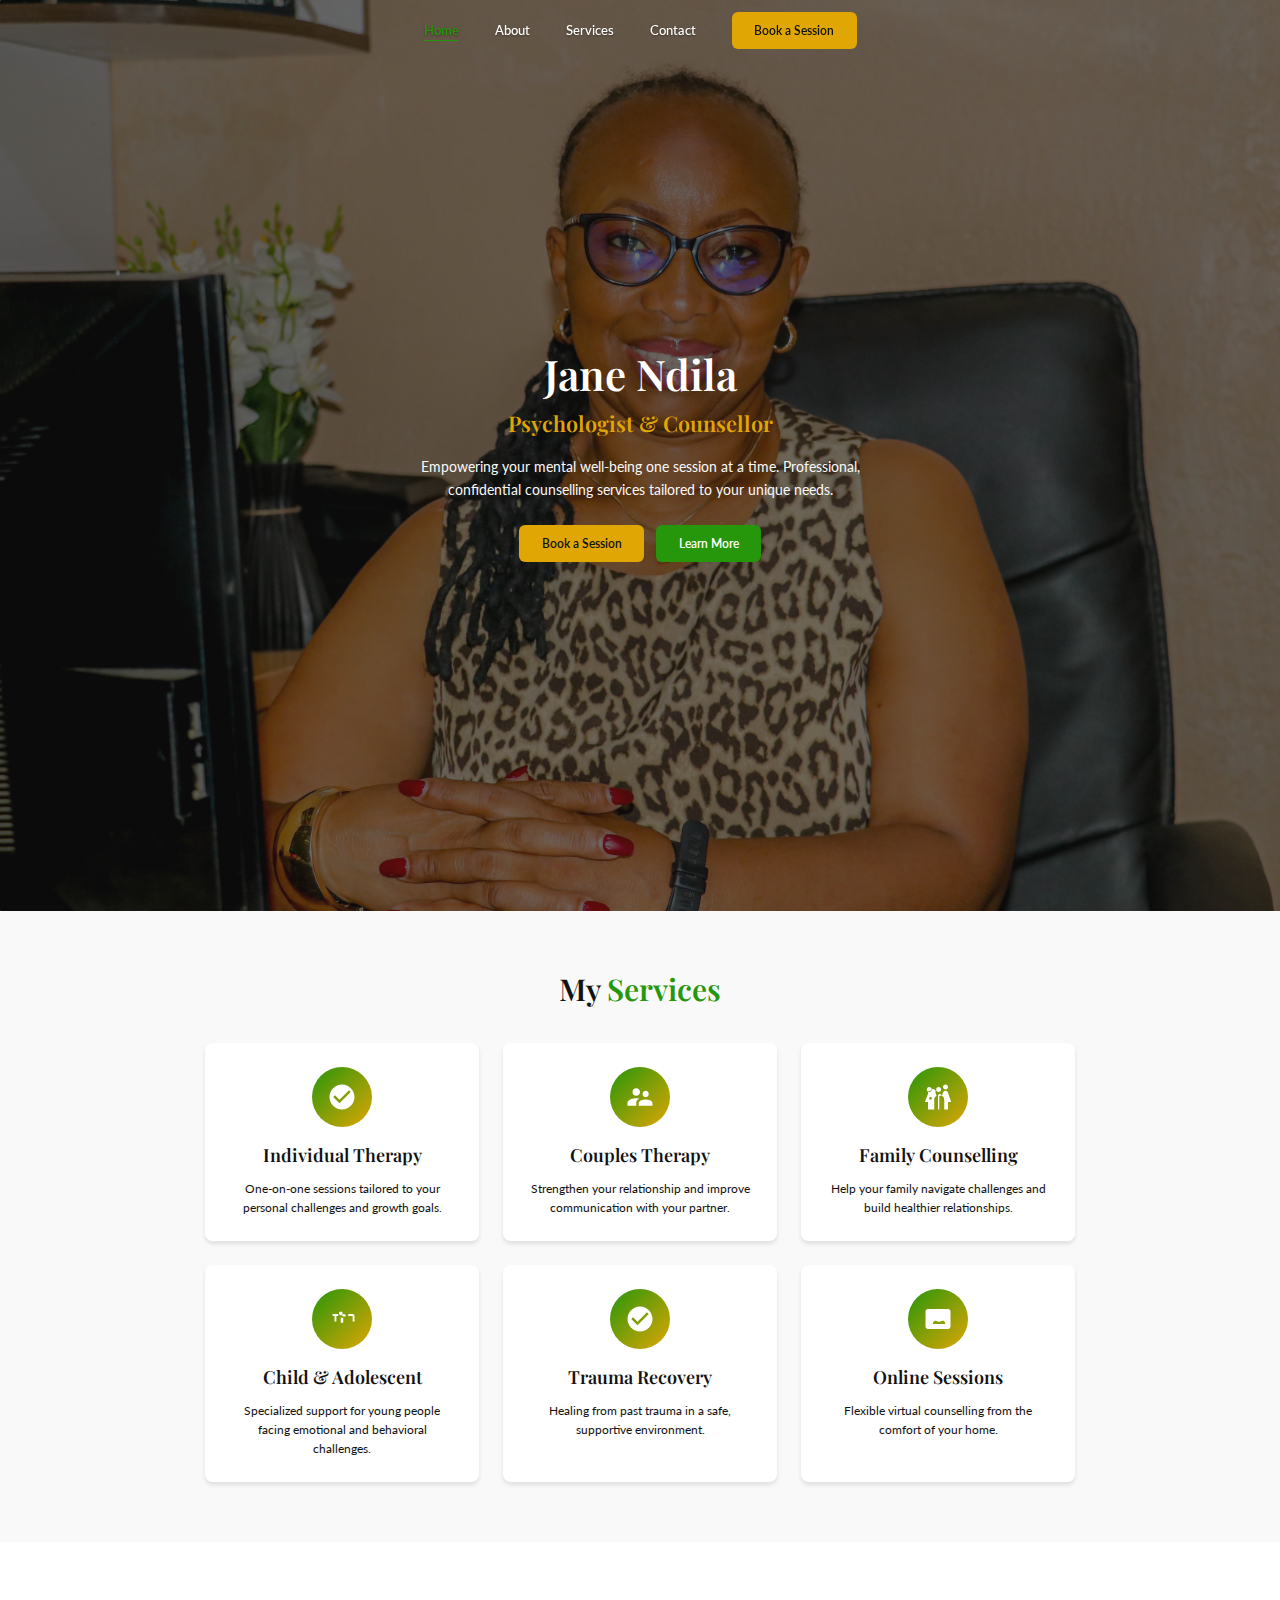
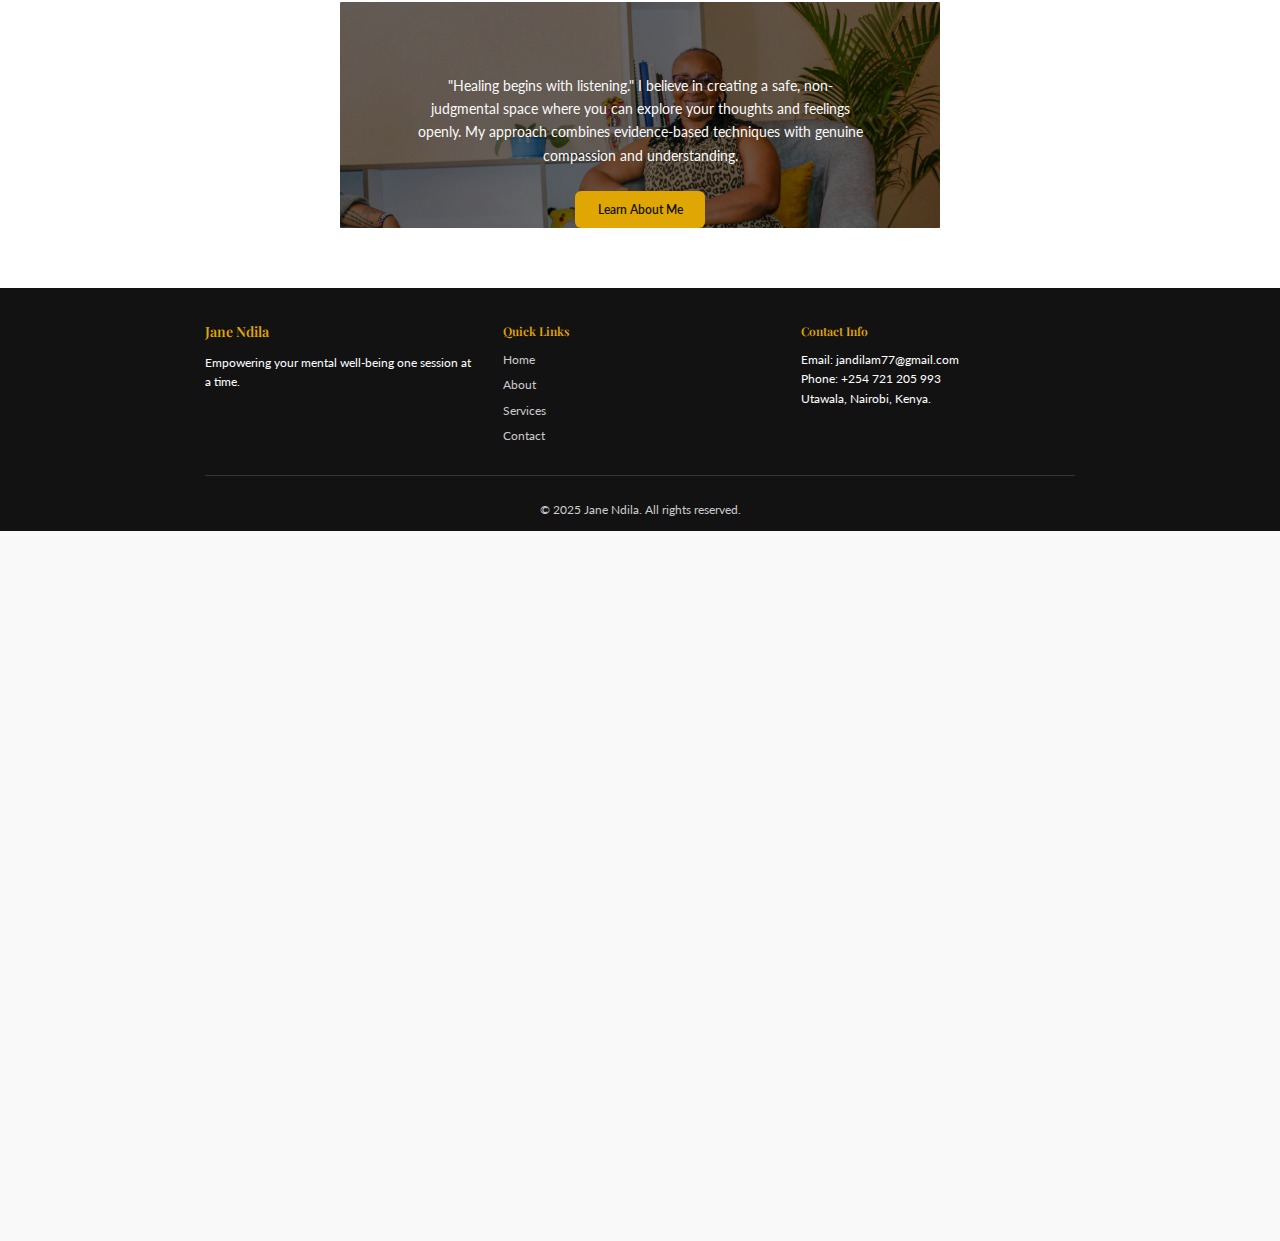
<file: index.html>
<!DOCTYPE html>
<html lang="en">
<head>
    <meta charset="UTF-8">
    <meta name="viewport" content="width=device-width, initial-scale=1.0">
    <title>Jane Ndila | Psychologist & Counsellor</title>
    <meta name="description" content="Empowering your mental well-being one session at a time. Professional psychologist and counsellor services in Utawala, Nairobi, Kenya..">
    
    <!-- CSS -->
    <link rel="stylesheet" href="style.css">
    
    <!-- Preload critical images -->
    <link rel="preload" href="images/hero-portrait.jpg" as="image">
</head>
<body>
    <!-- Header -->
    <header class="header">
        <nav class="navbar container">
            <ul class="nav-menu">
                <li><a href="index.html" class="nav-link">Home</a></li>
                <li><a href="about.html" class="nav-link">About</a></li>
                <li><a href="services.html" class="nav-link">Services</a></li>
                <li><a href="contact.html" class="nav-link">Contact</a></li>
                <li><a href="book.html" class="btn btn-primary">Book a Session</a></li>
            </ul>
            
            <div class="hamburger">☰</div>
        </nav>
    </header>

    <!-- Hero Section -->
    <section class="hero">
        <div class="hero-image">
            <img src="images/hero-portrait.jpg" alt="Jane Ndila - Psychologist & Counsellor" class="profile-image">
        </div>
        <div class="container">
            <div class="hero-content">
                <div class="hero-text">
                    <h1 class="hero-title">Jane Ndila</h1>
                    <h2 class="hero-subtitle">Psychologist & Counsellor</h2>
                    <p class="hero-description">
                        Empowering your mental well-being one session at a time. 
                        Professional, confidential counselling services tailored to your unique needs.
                    </p>
                    <div class="hero-buttons">
                        <a href="book.html" class="btn btn-primary">Book a Session</a>
                        <a href="about.html" class="btn btn-secondary">Learn More</a>
                    </div>
                </div>
            </div>
        </div>
    </section>

    <!-- Services Section -->
    <section class="section">
        <div class="container">
            <h2 class="section-title">My <span>Services</span></h2>
            
            <div class="services-grid">
                <!-- Individual Therapy -->
                <div class="service-card">
                    <div class="service-icon">
                        <svg viewBox="0 0 24 24">
                            <path d="M12 2C6.48 2 2 6.48 2 12s4.48 10 10 10 10-4.48 10-10S17.52 2 12 2zm-2 15l-5-5 1.41-1.41L10 14.17l7.59-7.59L19 8l-9 9z"/>
                        </svg>
                    </div>
                    <h3 class="service-title">Individual Therapy</h3>
                    <p>One-on-one sessions tailored to your personal challenges and growth goals.</p>
                </div>
                
                <!-- Couples Therapy -->
                <div class="service-card">
                    <div class="service-icon">
                        <svg viewBox="0 0 24 24">
                            <path d="M16.5 12c1.38 0 2.49-1.12 2.49-2.5S17.88 7 16.5 7 14 8.12 14 9.5s1.12 2.5 2.5 2.5zM9 11c1.66 0 2.99-1.34 2.99-3S10.66 5 9 5 6 6.34 6 8s1.34 3 3 3zm7.5 3c-1.83 0-5.5.92-5.5 2.75V19h11v-2.25c0-1.83-3.67-2.75-5.5-2.75zM9 13c-2.33 0-7 1.17-7 3.5V19h7v-2.25c0-.85.33-2.34 2.37-3.47C10.5 13.1 9.66 13 9 13z"/>
                        </svg>
                    </div>
                    <h3 class="service-title">Couples Therapy</h3>
                    <p>Strengthen your relationship and improve communication with your partner.</p>
                </div>
                
                <!-- Family Counselling -->
                <div class="service-card">
                    <div class="service-icon">
                        <svg viewBox="0 0 24 24">
                            <path d="M16 4c0-1.11.89-2 2-2s2 .89 2 2-.89 2-2 2-2-.89-2-2zm4 18v-6h2.5l-2.54-7.63A2.01 2.01 0 0 0 18.06 7h-.12a2 2 0 0 0-1.9 1.37l-.86 2.58c1.08.6 1.82 1.73 1.82 3.05v8h3zm-7.5-10.5c.28 0 .5.22.5.5v10h-1v-10c0-.28.22-.5.5-.5zM10.5 6c0-1.11.89-2 2-2s2 .89 2 2-.89 2-2 2-2-.89-2-2zm2.5 5v10h-1v-10c0-.83.67-1.5 1.5-1.5s1.5.67 1.5 1.5zM3 6c0-1.11.89-2 2-2s2 .89 2 2-.89 2-2 2-2-.89-2-2zm6 16v-8c0-1.32.74-2.45 1.82-3.05l-.86-2.58A2 2 0 0 0 6.06 7h-.12a2.01 2.01 0 0 0-1.9 2.37L1.5 16H4v6h5zm-3-8h-1v-1c0-.55.45-1 1-1s1 .45 1 1v1h-1z"/>
                        </svg>
                    </div>
                    <h3 class="service-title">Family Counselling</h3>
                    <p>Help your family navigate challenges and build healthier relationships.</p>
                </div>
                
                <!-- Child & Adolescent -->
                <div class="service-card">
                    <div class="service-icon">
                        <svg viewBox="0 0 24 24">
                            <path d="M12.5 7.5c0 .83-.67 1.5-1.5 1.5s-1.5-.67-1.5-1.5.67-1.5 1.5-1.5 1.5.67 1.5 1.5zM11 15h2v-4h-2v4zm11-5.5V14h-1.5V9.5H17V8h3.5c.83 0 1.5.67 1.5 1.5zm-10 0c0-.83.67-1.5 1.5-1.5s1.5.67 1.5 1.5S14.33 10 13.5 10 12 9.33 12 8.5zM5.5 8H9v1.5H7.5V14H6V9.5H4.5V8z"/>
                        </svg>
                    </div>
                    <h3 class="service-title">Child & Adolescent</h3>
                    <p>Specialized support for young people facing emotional and behavioral challenges.</p>
                </div>
                
                <!-- Trauma Recovery -->
                <div class="service-card">
                    <div class="service-icon">
                        <svg viewBox="0 0 24 24">
                            <path d="M12 2C6.48 2 2 6.48 2 12s4.48 10 10 10 10-4.48 10-10S17.52 2 12 2zm-2 15l-5-5 1.41-1.41L10 14.17l7.59-7.59L19 8l-9 9z"/>
                        </svg>
                    </div>
                    <h3 class="service-title">Trauma Recovery</h3>
                    <p>Healing from past trauma in a safe, supportive environment.</p>
                </div>
                
                <!-- Online Sessions -->
                <div class="service-card">
                    <div class="service-icon">
                        <svg viewBox="0 0 24 24">
                            <path d="M20 4H4c-1.1 0-1.99.9-1.99 2L2 18c0 1.1.9 2 2 2h16c1.1 0 2-.9 2-2V6c0-1.1-.9-2-2-2zm-8 6.5c1.38 0 2.5-1.12 2.5-2.5s-1.12-2.5-2.5-2.5S9.5 6.62 9.5 8s1.12 2.5 2.5 2.5zM16 16H8v-.57c0-.81.48-1.53 1.22-1.85.75-.32 1.62-.18 2.26.23.86.56 1.98.56 2.84 0 .64-.41 1.51-.55 2.26-.23.74.32 1.22 1.04 1.22 1.85V16z"/>
                        </svg>
                    </div>
                    <h3 class="service-title">Online Sessions</h3>
                    <p>Flexible virtual counselling from the comfort of your home.</p>
                </div>
            </div>
        </div>
    </section>

    <!-- Philosophy Section -->
    <section class="section" style="background: var(--white);">
        <div class="container">
            <div class="hero-content">
                <div class="hero-image">
                    <img src="images/Janes-approach.JPG" alt="Jane's Approach" class="profile-image">
                </div>
                
                <div class="hero-text">
                    <h2 class="section-title">My <span>Approach</span></h2>
                    <p class="hero-description">
                        "Healing begins with listening." I believe in creating a safe, non-judgmental space 
                        where you can explore your thoughts and feelings openly. My approach combines 
                        evidence-based techniques with genuine compassion and understanding.
                    </p>
                    <div class="hero-buttons">
                        <a href="about.html" class="btn btn-primary">Learn About Me</a>
                    </div>
                </div>
            </div>
        </div>
    </section>

    <!-- Footer -->
    <footer class="footer">
        <div class="container">
            <div class="footer-grid">
                <div class="footer-brand">
                    <h3>Jane Ndila</h3>
                    <p>Empowering your mental well-being one session at a time.</p>
                </div>
                
                <div class="footer-links">
                    <h4>Quick Links</h4>
                    <a href="index.html">Home</a>
                    <a href="about.html">About</a>
                    <a href="services.html">Services</a>
                    <a href="contact.html">Contact</a>
                </div>
                
                <div class="footer-contact">
                    <h4>Contact Info</h4>
                    <p>Email: jandilam77@gmail.com</p>
                    <p>Phone: +254 721 205 993</p>
                    <p>Utawala, Nairobi, Kenya.</p>
                </div>
            </div>
            
            <div class="footer-bottom">
                <p>&copy; 2025 Jane Ndila. All rights reserved.</p>
            </div>
        </div>
    </footer>

    <!-- JavaScript -->
    <script src="script.js"></script>
</body>
</html>
</file>
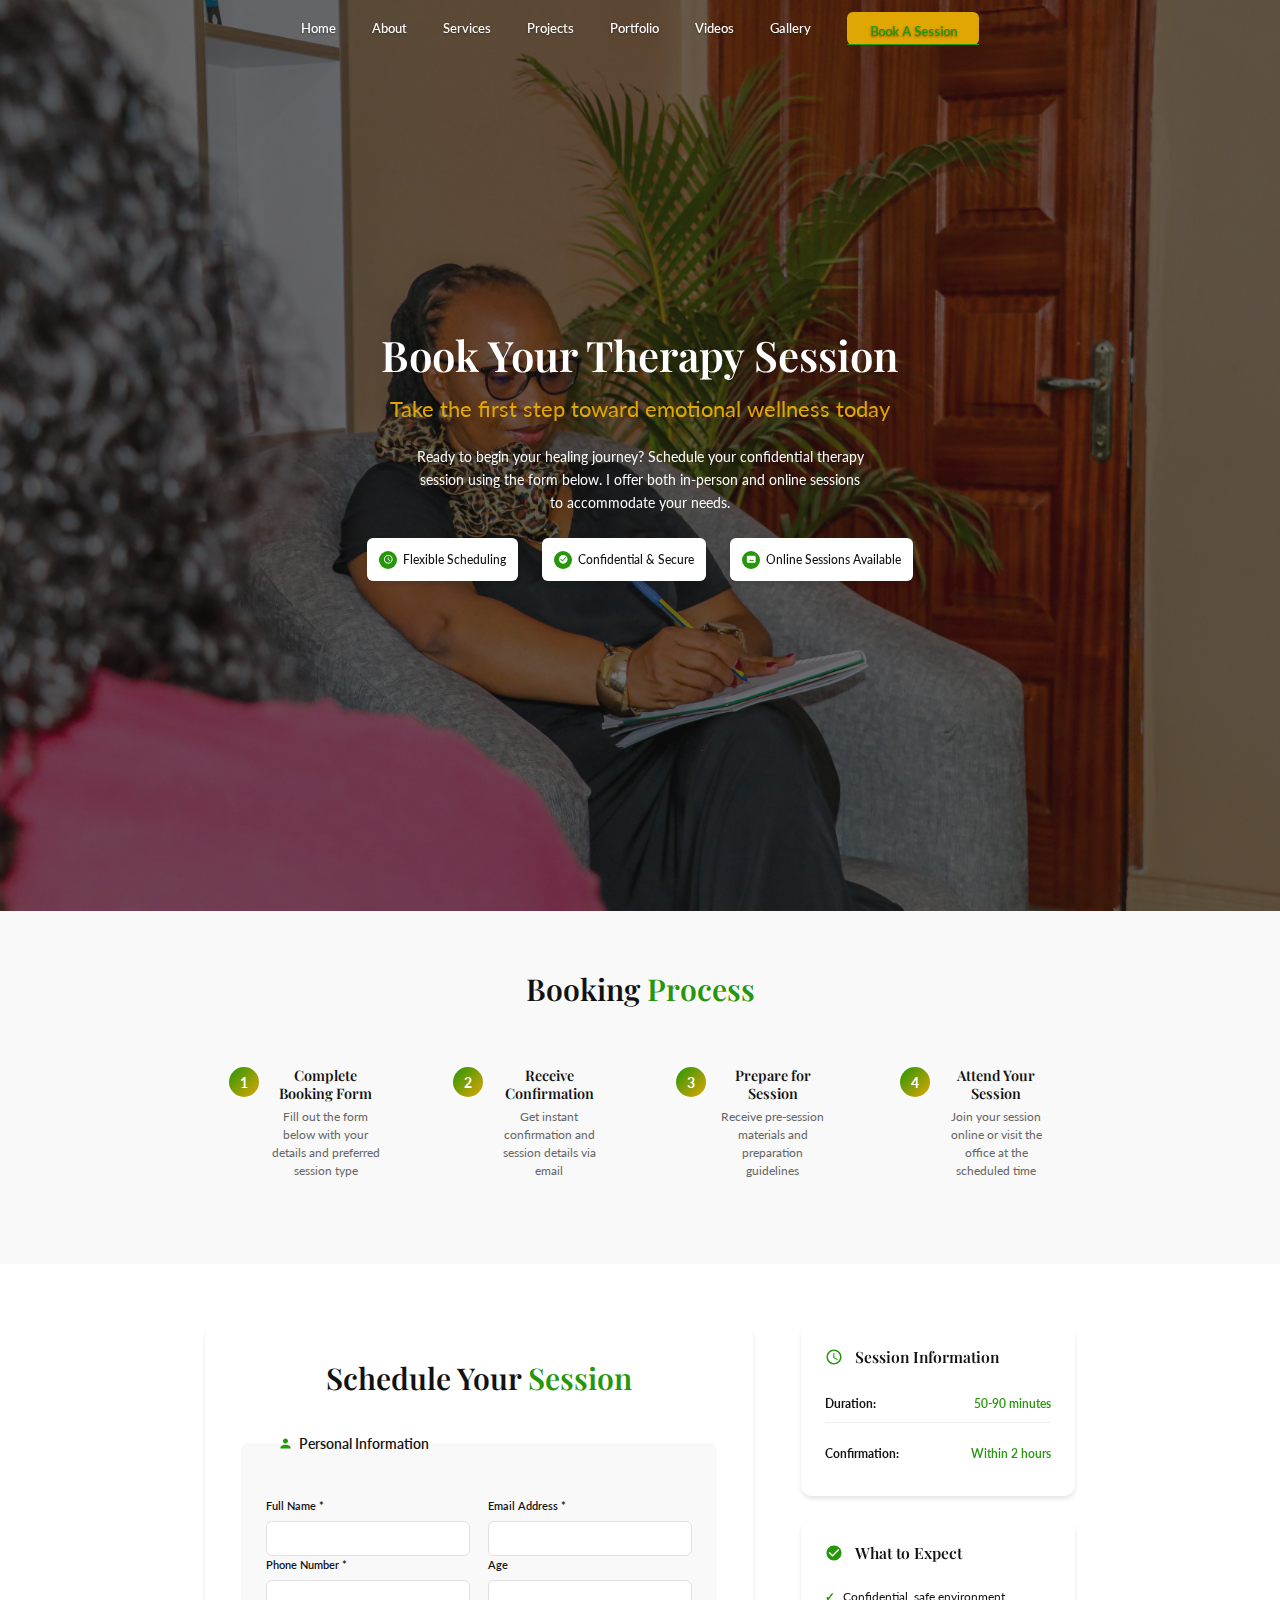
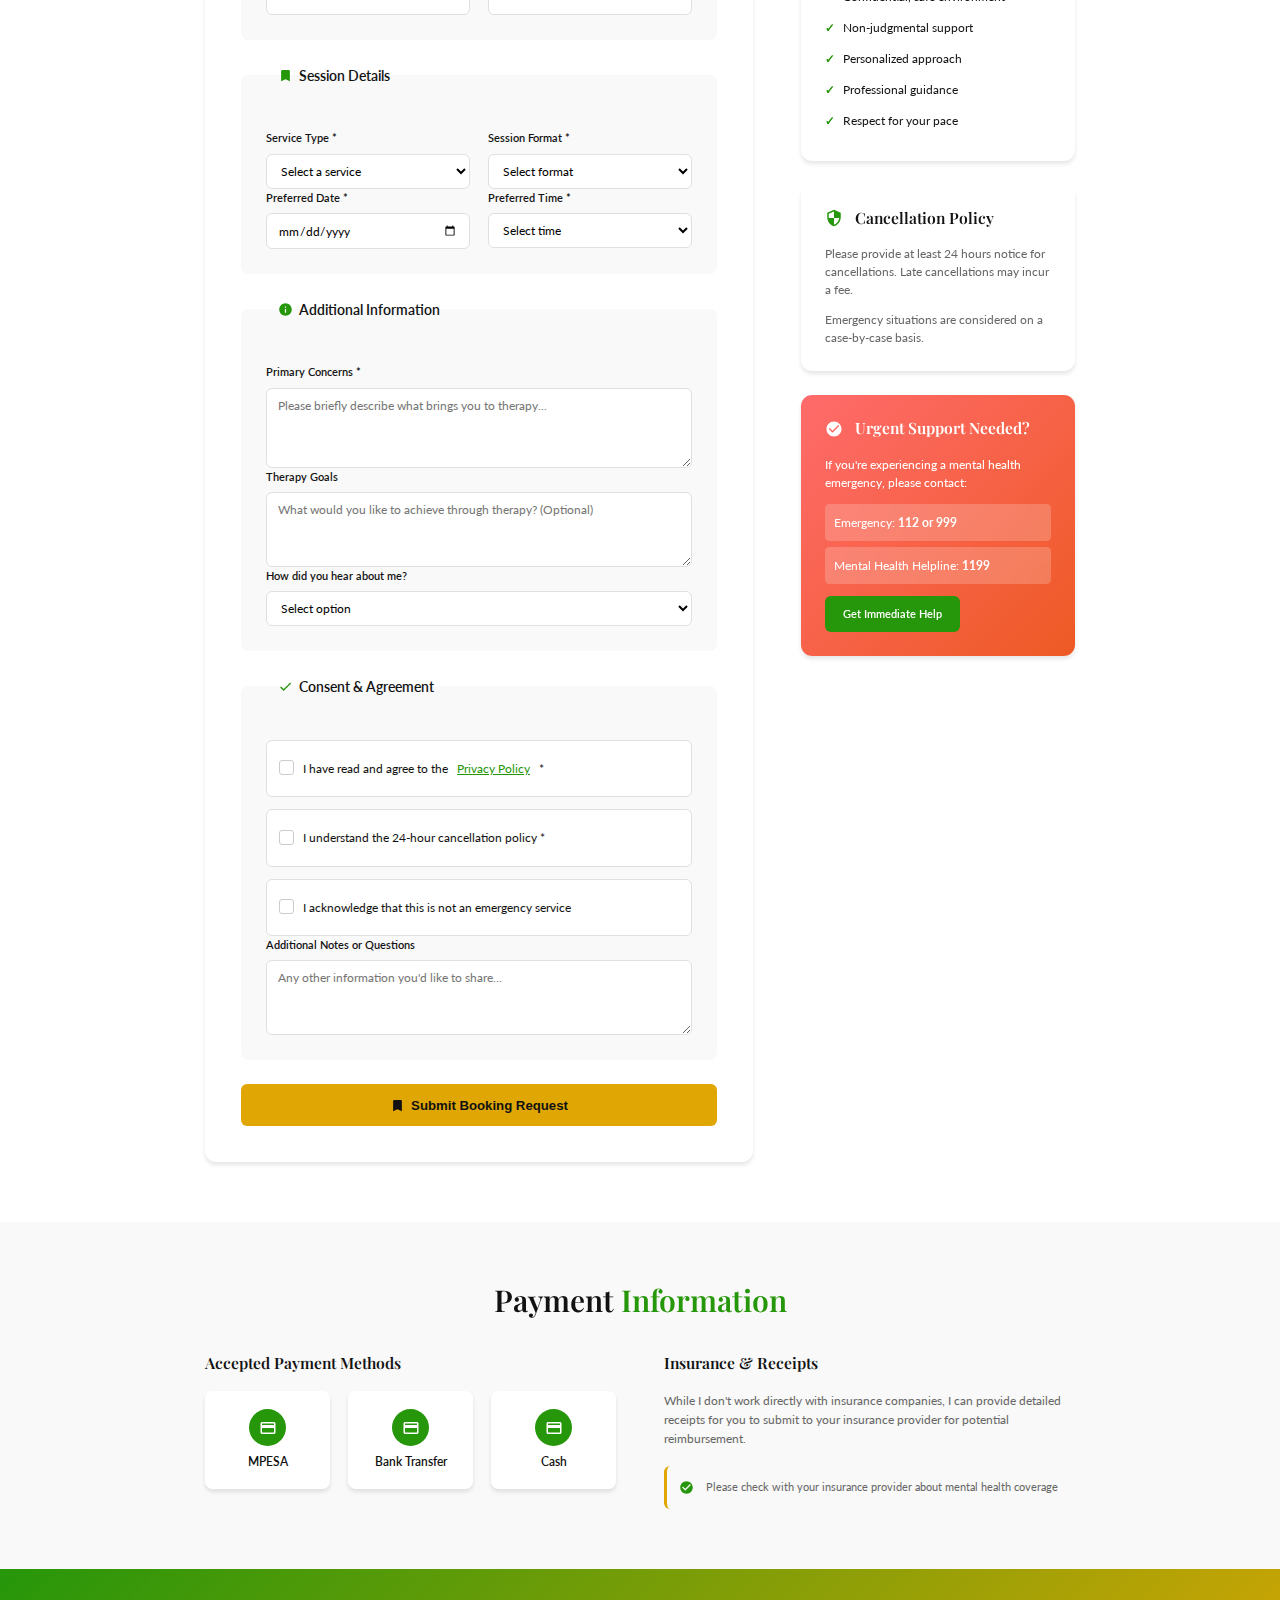
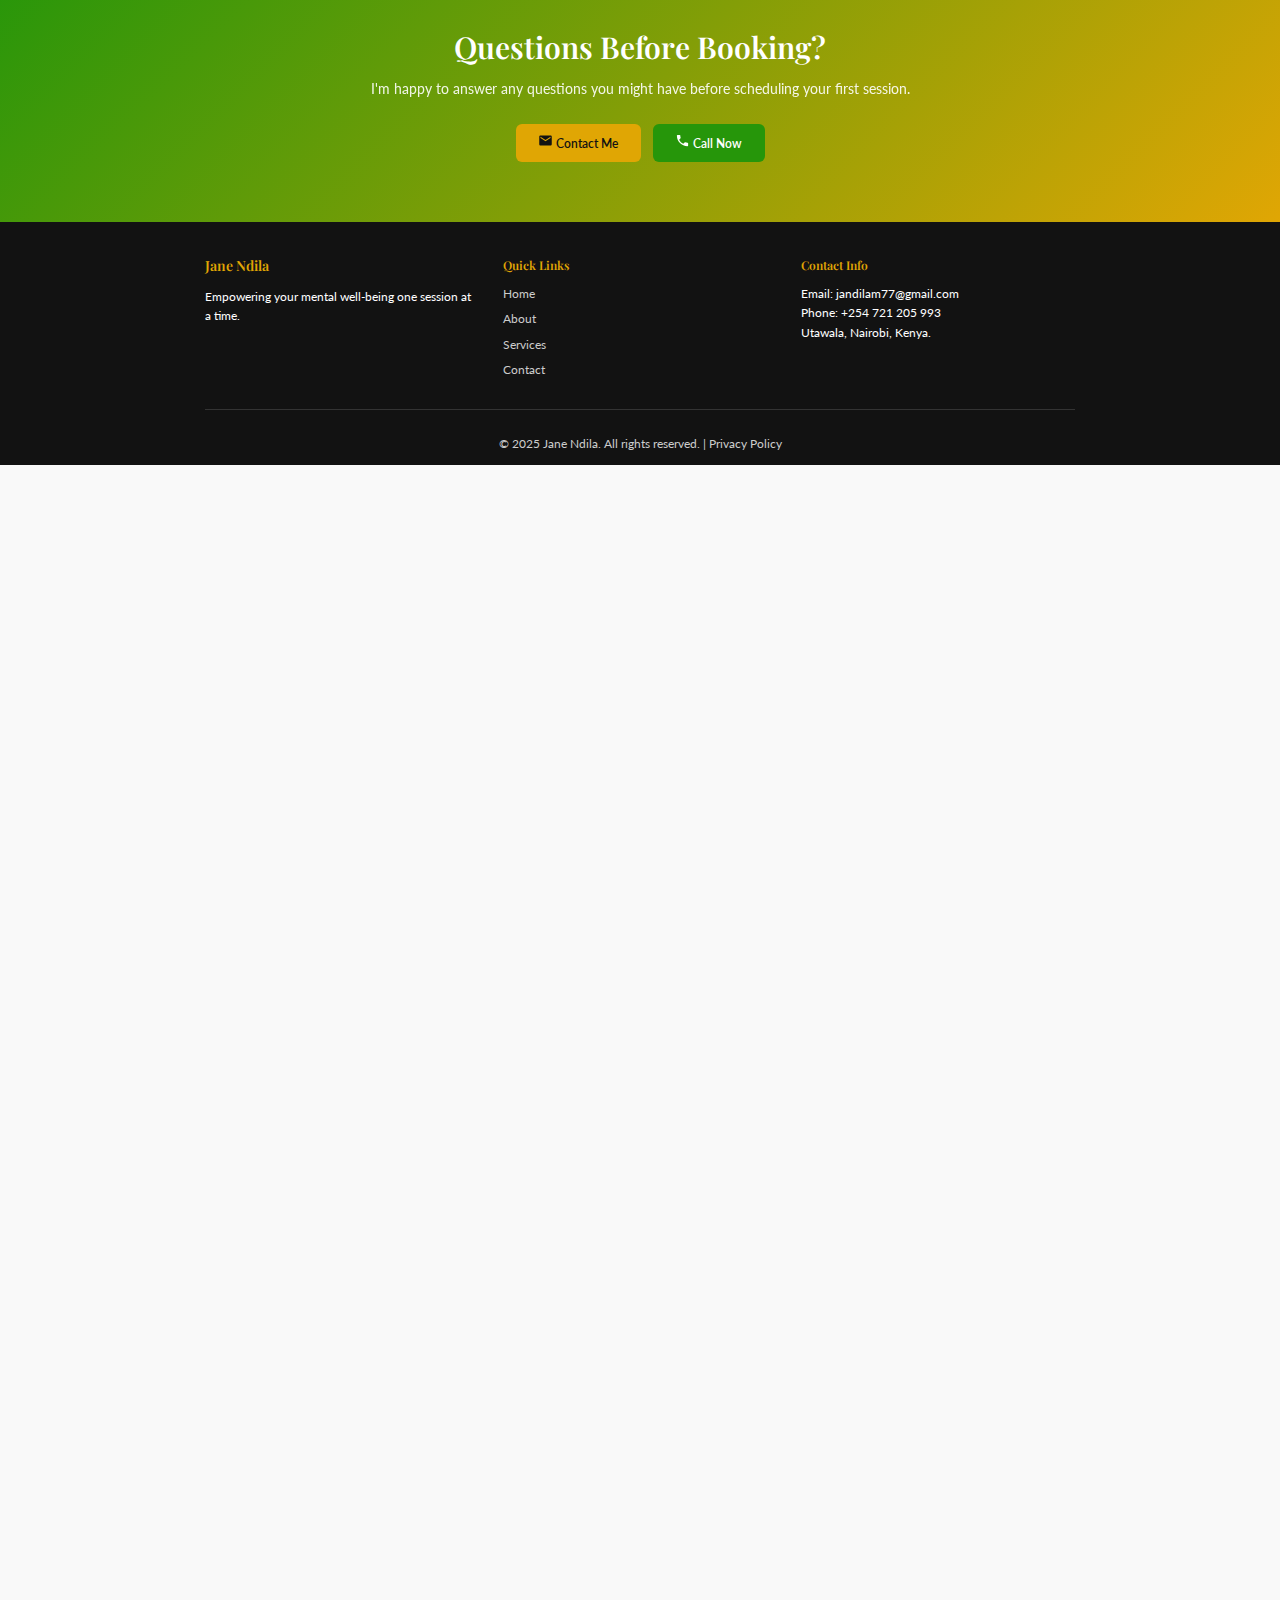
<file: book.html>
<!DOCTYPE html>
<html lang="en">

<head>
    <meta charset="UTF-8">
    <meta name="viewport" content="width=device-width, initial-scale=1.0">
    <title>Book a Session | Jane Ndila - Psychologist & Counsellor</title>
    <meta name="description"
        content="Book your therapy session with Jane Ndila. Online and in-person counselling appointments available in Utawala, Nairobi, Kenya..">

    <!-- CSS -->
    <link rel="stylesheet" href="style.css">
</head>

<body>
    <!-- Header -->
    <header class="header">
        <nav class="navbar container">
            <ul class="nav-menu">
                <li><a href="index.html" class="nav-link">Home</a></li>
                <li><a href="about.html" class="nav-link">About</a></li>
                <li><a href="services.html" class="nav-link">Services</a></li>
                <li><a href="projects.html" class="nav-link">Projects</a></li>
                <li><a href="portfolio.html" class="nav-link">Portfolio</a></li>
                <li><a href="videos.html" class="nav-link">Videos</a></li>
                <li><a href="gallery.html" class="nav-link">Gallery</a></li>
                <li><a href="book.html" class="nav-link active btn btn-primary">Book A Session</a></li>
            </ul>

            <div class="hamburger"><svg viewBox="0 0 24 24" width="24" height="24" fill="currentColor">
                    <path d="M3 18h18v-2H3v2zm0-5h18v-2H3v2zm0-7v2h18V6H3z" />
                </svg></div>
        </nav>
    </header>

    <!-- Booking Hero Section -->
    <section class="hero">
        <div class="hero-image">
            <img src="images/book.JPG" alt="A welcoming and professional office environment for counselling sessions."
                class="profile-image">
        </div>
        <div class="container">
            <div class="hero-content">
                <div class="hero-text">
                    <h1 class="hero-title">Book Your Therapy Session</h1>
                    <p class="hero-subtitle">Take the first step toward emotional wellness today</p>
                    <p class="hero-description">
                        Ready to begin your healing journey? Schedule your confidential therapy session
                        using the form below. I offer both in-person and online sessions to accommodate your needs.
                    </p>

                    <div class="booking-features">
                        <div class="booking-feature">
                            <div class="feature-icon">
                                <svg viewBox="0 0 24 24">
                                    <path
                                        d="M11.99 2C6.47 2 2 6.48 2 12s4.47 10 9.99 10C17.52 22 22 17.52 22 12S17.52 2 11.99 2zM12 20c-4.42 0-8-3.58-8-8s3.58-8 8-8 8 3.58 8 8-3.58 8-8 8zm.5-13H11v6l5.25 3.15.75-1.23-4.5-2.67z" />
                                </svg>
                            </div>
                            <span>Flexible Scheduling</span>
                        </div>
                        <div class="booking-feature">
                            <div class="feature-icon">
                                <svg viewBox="0 0 24 24">
                                    <path
                                        d="M12 2C6.48 2 2 6.48 2 12s4.48 10 10 10 10-4.48 10-10S17.52 2 12 2zm-2 15l-5-5 1.41-1.41L10 14.17l7.59-7.59L19 8l-9 9z" />
                                </svg>
                            </div>
                            <span>Confidential & Secure</span>
                        </div>
                        <div class="booking-feature">
                            <div class="feature-icon">
                                <svg viewBox="0 0 24 24">
                                    <path
                                        d="M20 4H4c-1.1 0-1.99.9-1.99 2L2 18c0 1.1.9 2 2 2h16c1.1 0 2-.9 2-2V6c0-1.1-.9-2-2-2zm-8 6.5c1.38 0 2.5-1.12 2.5-2.5s-1.12-2.5-2.5-2.5S9.5 6.62 9.5 8s1.12 2.5 2.5 2.5zM16 16H8v-.57c0-.81.48-1.53 1.22-1.85.75-.32 1.62-.18 2.26.23.86.56 1.98.56 2.84 0 .64-.41 1.51-.55 2.26-.23.74.32 1.22 1.04 1.22 1.85V16z" />
                                </svg>
                            </div>
                            <span>Online Sessions Available</span>
                        </div>
                    </div>
                </div>
            </div>
        </div>
    </section>

    <!-- Booking Process Section -->
    <section class="section">
        <div class="container">
            <h2 class="section-title">Booking <span>Process</span></h2>

            <div class="booking-process">
                <div class="process-step">
                    <div class="step-number">1</div>
                    <div class="step-content">
                        <h3>Complete Booking Form</h3>
                        <p>Fill out the form below with your details and preferred session type</p>
                    </div>
                </div>

                <div class="process-step">
                    <div class="step-number">2</div>
                    <div class="step-content">
                        <h3>Receive Confirmation</h3>
                        <p>Get instant confirmation and session details via email</p>
                    </div>
                </div>

                <div class="process-step">
                    <div class="step-number">3</div>
                    <div class="step-content">
                        <h3>Prepare for Session</h3>
                        <p>Receive pre-session materials and preparation guidelines</p>
                    </div>
                </div>

                <div class="process-step">
                    <div class="step-number">4</div>
                    <div class="step-content">
                        <h3>Attend Your Session</h3>
                        <p>Join your session online or visit the office at the scheduled time</p>
                    </div>
                </div>
            </div>
        </div>
    </section>

    <!-- Booking Form Section -->
    <section class="section" style="background: var(--white);">
        <div class="container">
            <div class="booking-form-container">
                <div class="form-main">
                    <h2 class="section-title">Schedule Your <span>Session</span></h2>

                    <form id="bookingForm" class="booking-form">
                        <!-- Personal Information -->
                        <fieldset class="form-section">
                            <legend class="section-legend">
                                <svg viewBox="0 0 24 24" class="legend-icon">
                                    <path
                                        d="M12 12c2.21 0 4-1.79 4-4s-1.79-4-4-4-4 1.79-4 4 1.79 4 4 4zm0 2c-2.67 0-8 1.34-8 4v2h16v-2c0-2.66-5.33-4-8-4z" />
                                </svg>
                                Personal Information
                            </legend>

                            <div class="form-row">
                                <div class="form-group">
                                    <label for="fullName">Full Name *</label>
                                    <input type="text" id="fullName" name="fullName" required>
                                </div>
                                <div class="form-group">
                                    <label for="email">Email Address *</label>
                                    <input type="email" id="email" name="email" required>
                                </div>
                            </div>

                            <div class="form-row">
                                <div class="form-group">
                                    <label for="phone">Phone Number *</label>
                                    <input type="tel" id="phone" name="phone" required>
                                </div>
                                <div class="form-group">
                                    <label for="age">Age</label>
                                    <input type="number" id="age" name="age" min="16" max="100">
                                </div>
                            </div>
                        </fieldset>

                        <!-- Session Details -->
                        <fieldset class="form-section">
                            <legend class="section-legend">
                                <svg viewBox="0 0 24 24" class="legend-icon">
                                    <path d="M17 3H7c-1.1 0-1.99.9-1.99 2L5 21l7-3 7 3V5c0-1.1-.9-2-2-2z" />
                                </svg>
                                Session Details
                            </legend>

                            <div class="form-row">
                                <div class="form-group">
                                    <label for="serviceType">Service Type *</label>
                                    <select id="serviceType" name="serviceType" required>
                                        <option value="">Select a service</option>
                                        <option value="individual">Individual Therapy</option>
                                        <option value="couples">Couples Therapy</option>
                                        <option value="family">Family Counselling</option>
                                        <option value="child">Child & Adolescent</option>
                                        <option value="trauma">Trauma Recovery</option>
                                        <option value="consultation">Initial Consultation</option>
                                    </select>
                                </div>
                                <div class="form-group">
                                    <label for="sessionType">Session Format *</label>
                                    <select id="sessionType" name="sessionType" required>
                                        <option value="">Select format</option>
                                        <option value="in-person">In-Person</option>
                                        <option value="online">Online Video Session</option>
                                    </select>
                                </div>
                            </div>

                            <div class="form-row">
                                <div class="form-group">
                                    <label for="preferredDate">Preferred Date *</label>
                                    <input type="date" id="preferredDate" name="preferredDate" required
                                        min="<?php echo date('Y-m-d'); ?>">
                                </div>
                                <div class="form-group">
                                    <label for="preferredTime">Preferred Time *</label>
                                    <select id="preferredTime" name="preferredTime" required>
                                        <option value="">Select time</option>
                                        <option value="morning">Morning (9AM - 12PM)</option>
                                        <option value="afternoon">Afternoon (1PM - 5PM)</option>
                                        <option value="evening">Evening (6PM - 8PM)</option>
                                    </select>
                                </div>
                            </div>
                        </fieldset>

                        <!-- Additional Information -->
                        <fieldset class="form-section">
                            <legend class="section-legend">
                                <svg viewBox="0 0 24 24" class="legend-icon">
                                    <path
                                        d="M12 2C6.48 2 2 6.48 2 12s4.48 10 10 10 10-4.48 10-10S17.52 2 12 2zm1 15h-2v-6h2v6zm0-8h-2V7h2v2z" />
                                </svg>
                                Additional Information
                            </legend>

                            <div class="form-group">
                                <label for="concerns">Primary Concerns *</label>
                                <textarea id="concerns" name="concerns" rows="4" required
                                    placeholder="Please briefly describe what brings you to therapy..."></textarea>
                            </div>

                            <div class="form-group">
                                <label for="goals">Therapy Goals</label>
                                <textarea id="goals" name="goals" rows="3"
                                    placeholder="What would you like to achieve through therapy? (Optional)"></textarea>
                            </div>

                            <div class="form-group">
                                <label for="referral">How did you hear about me?</label>
                                <select id="referral" name="referral">
                                    <option value="">Select option</option>
                                    <option value="search">Online Search</option>
                                    <option value="social-media">Social Media</option>
                                    <option value="referral">Friend/Family Referral</option>
                                    <option value="doctor">Doctor Referral</option>
                                    <option value="other">Other</option>
                                </select>
                            </div>
                        </fieldset>

                        <!-- Consent and Agreement -->
                        <fieldset class="form-section">
                            <legend class="section-legend">
                                <svg viewBox="0 0 24 24" class="legend-icon">
                                    <path d="M9 16.17L4.83 12l-1.42 1.41L9 19 21 7l-1.41-1.41z" />
                                </svg>
                                Consent & Agreement
                            </legend>

                            <div class="consent-group">
                                <div class="checkbox-group">
                                    <label class="checkbox-option">
                                        <input type="checkbox" name="privacyPolicy" required>
                                        <span class="checkbox-checkmark"></span>
                                        I have read and agree to the <a href="privacy.html" target="_blank">Privacy
                                            Policy</a> *
                                    </label>
                                </div>

                                <div class="checkbox-group">
                                    <label class="checkbox-option">
                                        <input type="checkbox" name="cancellationPolicy" required>
                                        <span class="checkbox-checkmark"></span>
                                        I understand the 24-hour cancellation policy *
                                    </label>
                                </div>

                                <div class="checkbox-group">
                                    <label class="checkbox-option">
                                        <input type="checkbox" name="emergencyContact">
                                        <span class="checkbox-checkmark"></span>
                                        I acknowledge that this is not an emergency service
                                    </label>
                                </div>
                            </div>

                            <div class="form-group">
                                <label for="additionalNotes">Additional Notes or Questions</label>
                                <textarea id="additionalNotes" name="additionalNotes" rows="3"
                                    placeholder="Any other information you'd like to share..."></textarea>
                            </div>
                        </fieldset>

                        <button type="submit" class="btn btn-primary btn-full btn-large">
                            <svg viewBox="0 0 24 24" class="btn-icon">
                                <path d="M17 3H7c-1.1 0-1.99.9-1.99 2L5 21l7-3 7 3V5c0-1.1-.9-2-2-2z" />
                            </svg>
                            Submit Booking Request
                        </button>
                    </form>
                </div>

                <div class="booking-sidebar">
                    <div class="sidebar-card">
                        <div class="sidebar-header">
                            <svg viewBox="0 0 24 24" class="sidebar-icon">
                                <path
                                    d="M11.99 2C6.47 2 2 6.48 2 12s4.47 10 9.99 10C17.52 22 22 17.52 22 12S17.52 2 11.99 2zM12 20c-4.42 0-8-3.58-8-8s3.58-8 8-8 8 3.58 8 8-3.58 8-8 8zm.5-13H11v6l5.25 3.15.75-1.23-4.5-2.67z" />
                            </svg>
                            <h3>Session Information</h3>
                        </div>
                        <div class="session-info">
                            <div class="info-item">
                                <strong>Duration:</strong>
                                <span>50-90 minutes</span>
                            </div>
                            <div class="info-item">
                                <strong>Confirmation:</strong>
                                <span>Within 2 hours</span>
                            </div>
                        </div>
                    </div>

                    <div class="sidebar-card">
                        <div class="sidebar-header">
                            <svg viewBox="0 0 24 24" class="sidebar-icon">
                                <path
                                    d="M12 2C6.48 2 2 6.48 2 12s4.48 10 10 10 10-4.48 10-10S17.52 2 12 2zm-2 15l-5-5 1.41-1.41L10 14.17l7.59-7.59L19 8l-9 9z" />
                            </svg>
                            <h3>What to Expect</h3>
                        </div>
                        <ul class="expectation-list">
                            <li>Confidential, safe environment</li>
                            <li>Non-judgmental support</li>
                            <li>Personalized approach</li>
                            <li>Professional guidance</li>
                            <li>Respect for your pace</li>
                        </ul>
                    </div>

                    <div class="sidebar-card">
                        <div class="sidebar-header">
                            <svg viewBox="0 0 24 24" class="sidebar-icon">
                                <path
                                    d="M12 1L3 5v6c0 5.55 3.84 10.74 9 12 5.16-1.26 9-6.45 9-12V5l-9-4zm0 10.99h7c-.53 4.12-3.28 7.79-7 8.94V12H5V6.3l7-3.11v8.8z" />
                            </svg>
                            <h3>Cancellation Policy</h3>
                        </div>
                        <div class="policy-info">
                            <p>Please provide at least 24 hours notice for cancellations. Late cancellations may incur a
                                fee.</p>
                            <p>Emergency situations are considered on a case-by-case basis.</p>
                        </div>
                    </div>

                    <div class="sidebar-card urgent-card">
                        <div class="sidebar-header">
                            <svg viewBox="0 0 24 24" class="sidebar-icon">
                                <path
                                    d="M12 2C6.48 2 2 6.48 2 12s4.48 10 10 10 10-4.48 10-10S17.52 2 12 2zm-2 15l-5-5 1.41-1.41L10 14.17l7.59-7.59L19 8l-9 9z"
                                    fill="white" />
                            </svg>
                            <h3>Urgent Support Needed?</h3>
                        </div>
                        <div class="urgent-info">
                            <p>If you're experiencing a mental health emergency, please contact:</p>
                            <div class="emergency-contacts">
                                <div class="emergency-contact">Emergency: <strong>112 or 999</strong></div>
                                <div class="emergency-contact">Mental Health Helpline: <strong>1199</strong></div>
                            </div>
                            <a href="contact.html" class="btn btn-secondary btn-small">Get Immediate Help</a>
                        </div>
                    </div>
                </div>
            </div>
        </div>
    </section>

    <!-- Payment Information -->
    <section class="section">
        <div class="container">
            <h2 class="section-title">Payment <span>Information</span></h2>

            <div class="payment-info">
                <div class="payment-methods">
                    <h3>Accepted Payment Methods</h3>
                    <div class="method-grid">
                        <div class="payment-method">
                            <div class="method-icon">
                                <svg viewBox="0 0 24 24">
                                    <path
                                        d="M20 4H4c-1.11 0-1.99.89-1.99 2L2 18c0 1.11.89 2 2 2h16c1.11 0 2-.89 2-2V6c0-1.11-.89-2-2-2zm0 14H4v-6h16v6zm0-10H4V6h16v2z" />
                                </svg>
                            </div>
                            <span>MPESA</span>
                        </div>
                        <div class="payment-method">
                            <div class="method-icon">
                                <svg viewBox="0 0 24 24">
                                    <path
                                        d="M20 4H4c-1.11 0-1.99.89-1.99 2L2 18c0 1.11.89 2 2 2h16c1.11 0 2-.89 2-2V6c0-1.11-.89-2-2-2zm0 14H4v-6h16v6zm0-10H4V6h16v2z" />
                                </svg>
                            </div>
                            <span>Bank Transfer</span>
                        </div>
                        <div class="payment-method">
                            <div class="method-icon">
                                <svg viewBox="0 0 24 24">
                                    <path
                                        d="M20 4H4c-1.11 0-1.99.89-1.99 2L2 18c0 1.11.89 2 2 2h16c1.11 0 2-.89 2-2V6c0-1.11-.89-2-2-2zm0 14H4v-6h16v6zm0-10H4V6h16v2z" />
                                </svg>
                            </div>
                            <span>Cash</span>
                        </div>
                    </div>
                </div>

                <div class="insurance-info">
                    <h3>Insurance & Receipts</h3>
                    <p>While I don't work directly with insurance companies, I can provide detailed receipts for you to
                        submit to your insurance provider for potential reimbursement.</p>
                    <div class="insurance-note">
                        <svg viewBox="0 0 24 24" class="note-icon">
                            <path
                                d="M12 2C6.48 2 2 6.48 2 12s4.48 10 10 10 10-4.48 10-10S17.52 2 12 2zm-2 15l-5-5 1.41-1.41L10 14.17l7.59-7.59L19 8l-9 9z" />
                        </svg>
                        <span>Please check with your insurance provider about mental health coverage</span>
                    </div>
                </div>
            </div>
        </div>
    </section>

    <!-- CTA Section -->
    <section class="cta-section">
        <div class="container">
            <div class="cta-content">
                <h2>Questions Before Booking?</h2>
                <p>I'm happy to answer any questions you might have before scheduling your first session.</p>
                <div class="cta-buttons">
                    <a href="contact.html" class="btn btn-primary">
                        <svg viewBox="0 0 24 24" class="btn-icon">
                            <path
                                d="M20 4H4c-1.1 0-1.99.9-1.99 2L2 18c0 1.1.9 2 2 2h16c1.1 0 2-.9 2-2V6c0-1.1-.9-2-2-2zm0 4l-8 5-8-5V6l8 5 8-5v2z" />
                        </svg>
                        Contact Me
                    </a>
                    <a href="tel:+254 721 205 993" class="btn btn-secondary">
                        <svg viewBox="0 0 24 24" class="btn-icon">
                            <path
                                d="M6.62 10.79c1.44 2.83 3.76 5.14 6.59 6.59l2.2-2.2c.27-.27.67-.36 1.02-.24 1.12.37 2.33.57 3.57.57.55 0 1 .45 1 1V20c0 .55-.45 1-1 1-9.39 0-17-7.61-17-17 0-.55.45-1 1-1h3.5c.55 0 1 .45 1 1 0 1.25.2 2.45.57 3.57.11.35.03.74-.25 1.02l-2.2 2.2z" />
                        </svg>
                        Call Now
                    </a>
                </div>
            </div>
        </div>
    </section>

    <!-- Footer -->
    <footer class="footer">
        <div class="container">
            <div class="footer-grid">
                <div class="footer-brand">
                    <h3>Jane Ndila</h3>
                    <p>Empowering your mental well-being one session at a time.</p>
                </div>

                <div class="footer-links">
                    <h4>Quick Links</h4>
                    <a href="index.html">Home</a>
                    <a href="about.html">About</a>
                    <a href="services.html">Services</a>
                    <a href="contact.html">Contact</a>
                </div>

                <div class="footer-contact">
                    <h4>Contact Info</h4>
                    <p>Email: jandilam77@gmail.com</p>
                    <p>Phone: +254 721 205 993</p>
                    <p>Utawala, Nairobi, Kenya.</p>
                </div>
            </div>

            <div class="footer-bottom">
                <p>&copy; 2025 Jane Ndila. All rights reserved. | <a href="privacy.html" style="color: #ccc;">Privacy
                        Policy</a></p>
            </div>
        </div>
    </footer>

    <!-- JavaScript -->
    <script src="script.js"></script>
</body>

</html>
</file>
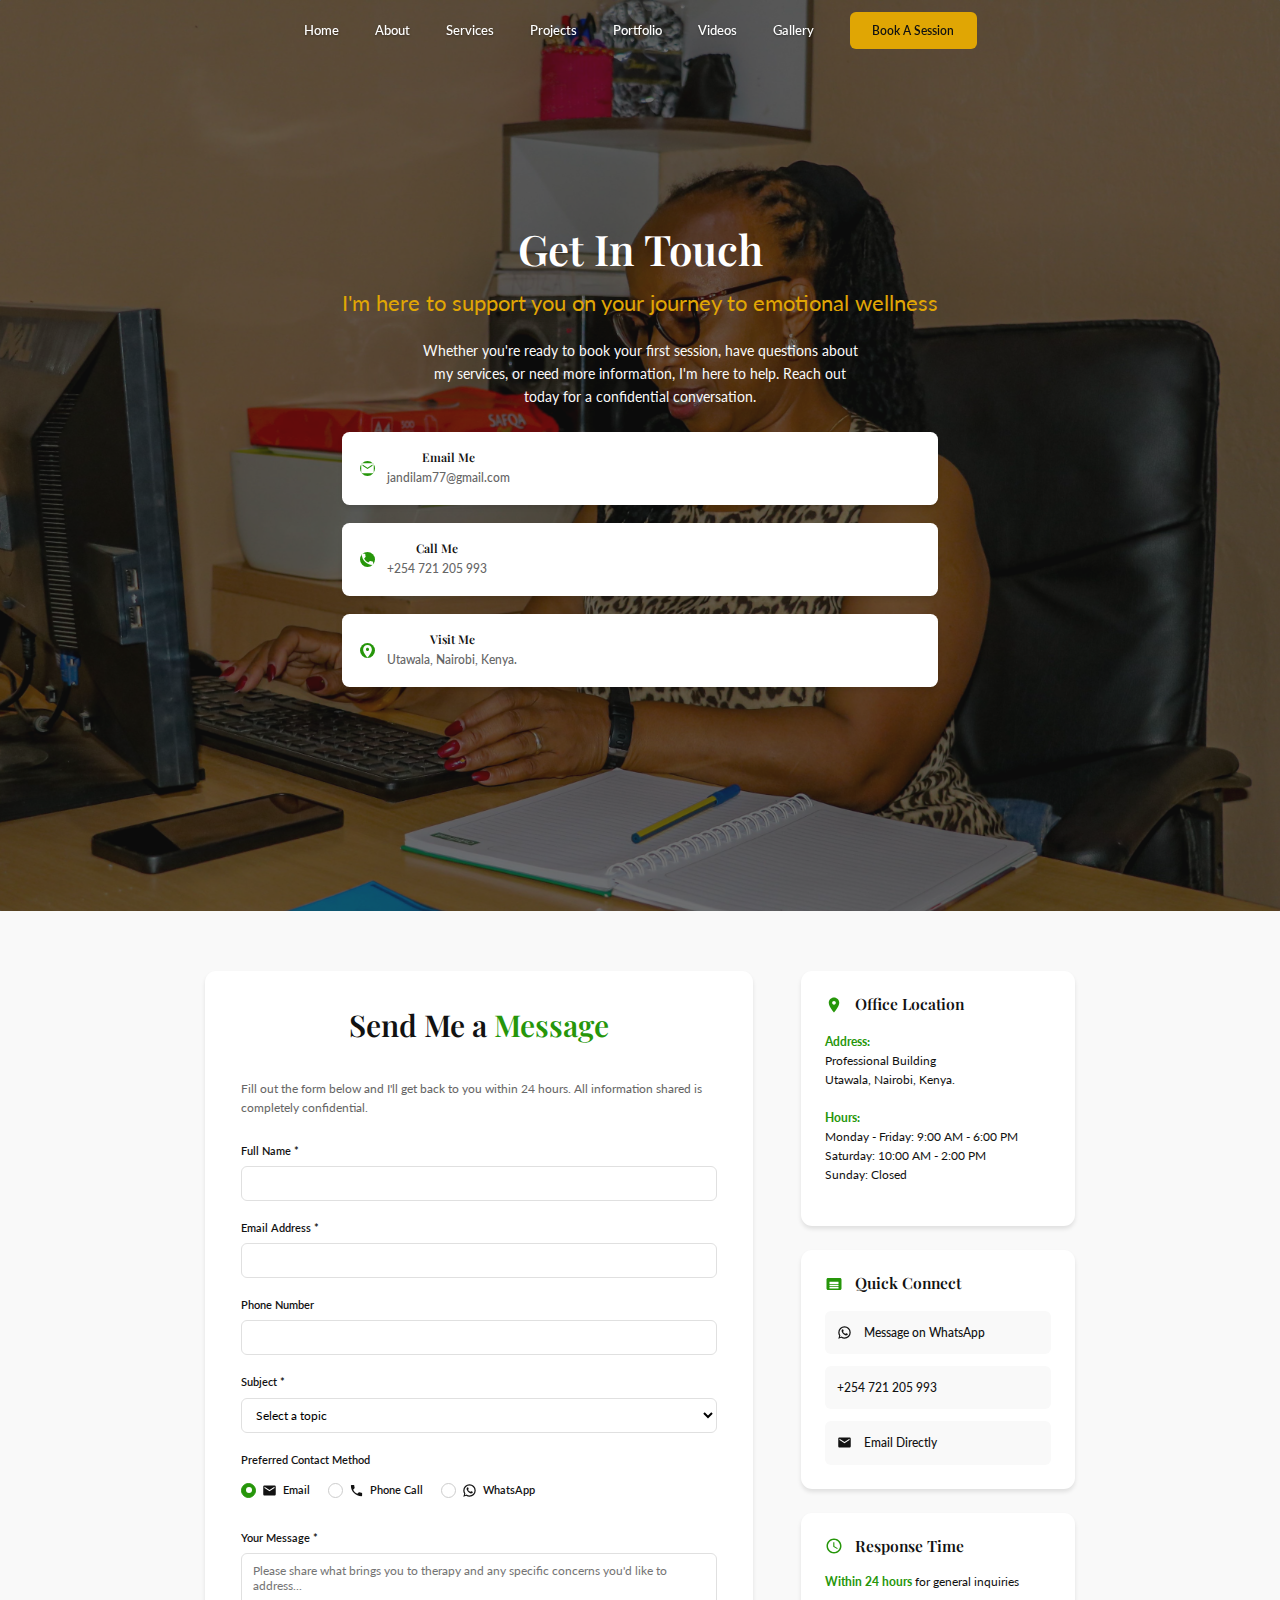
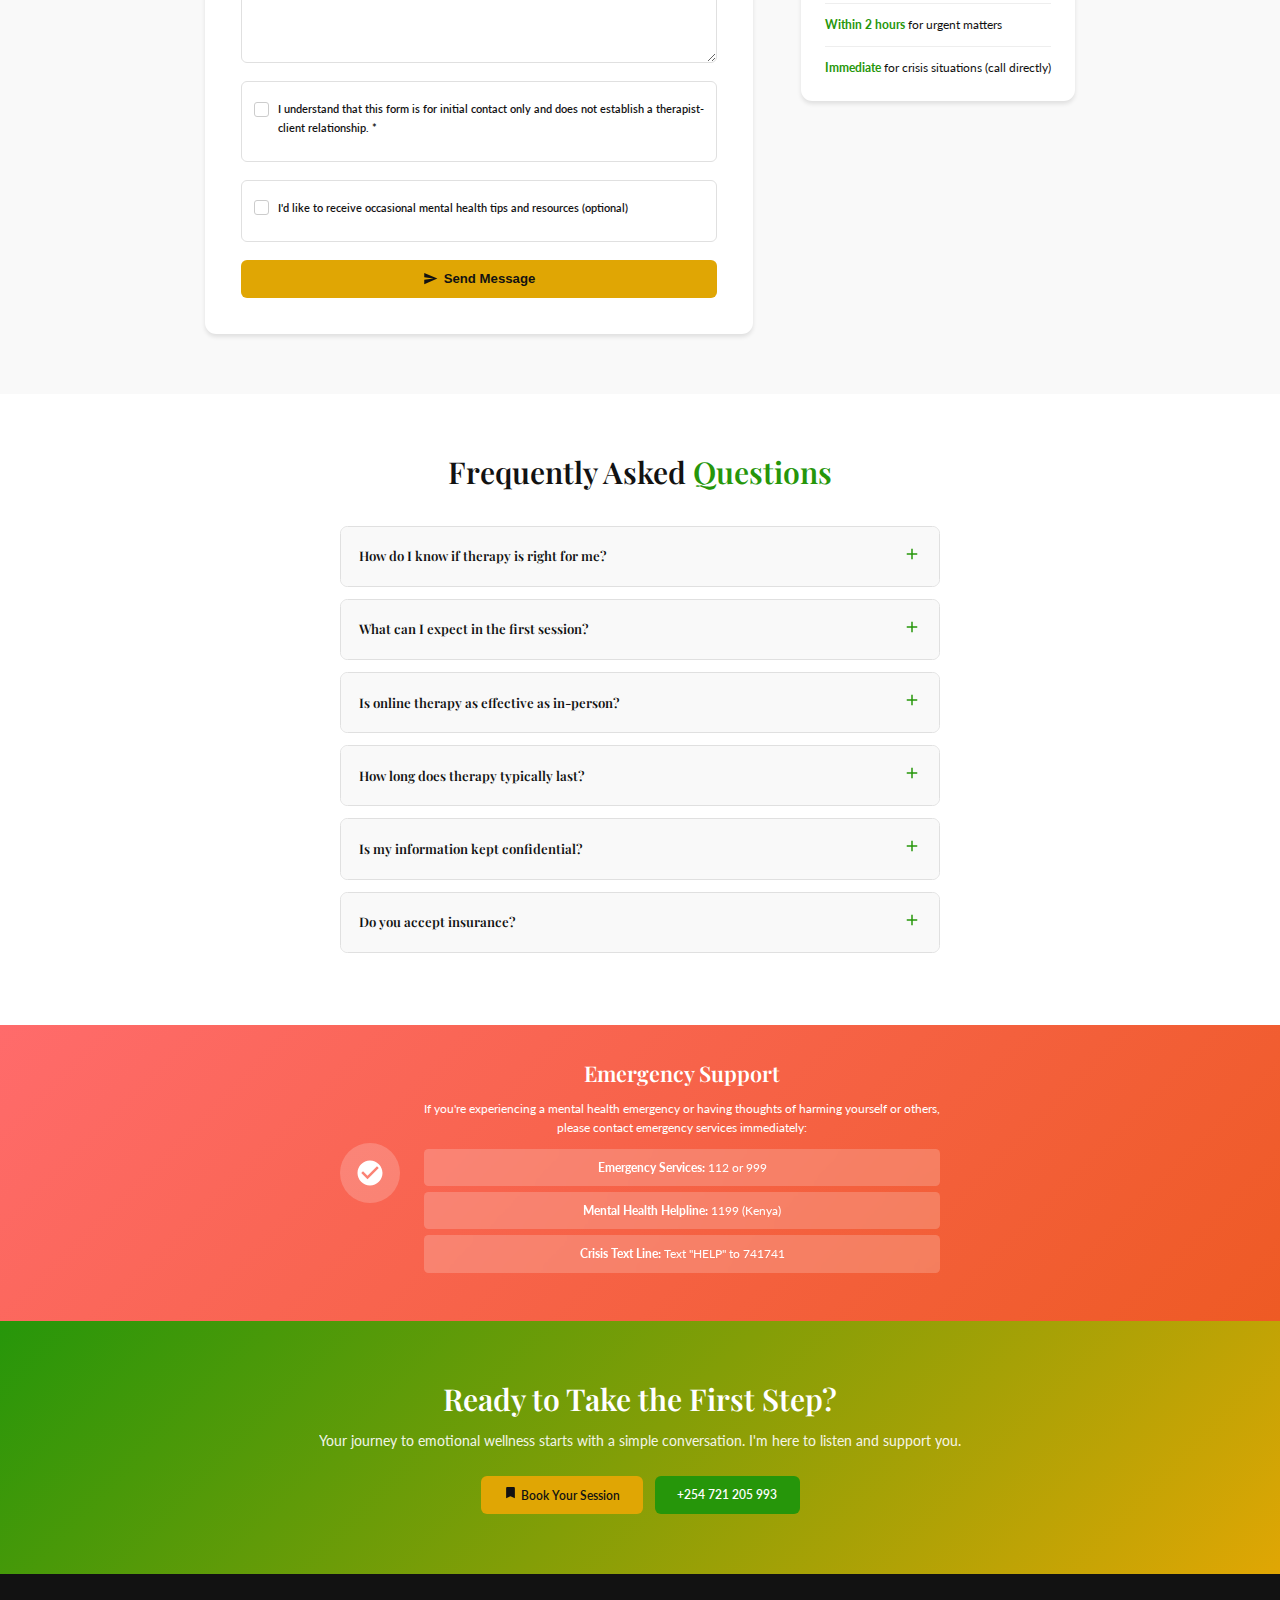
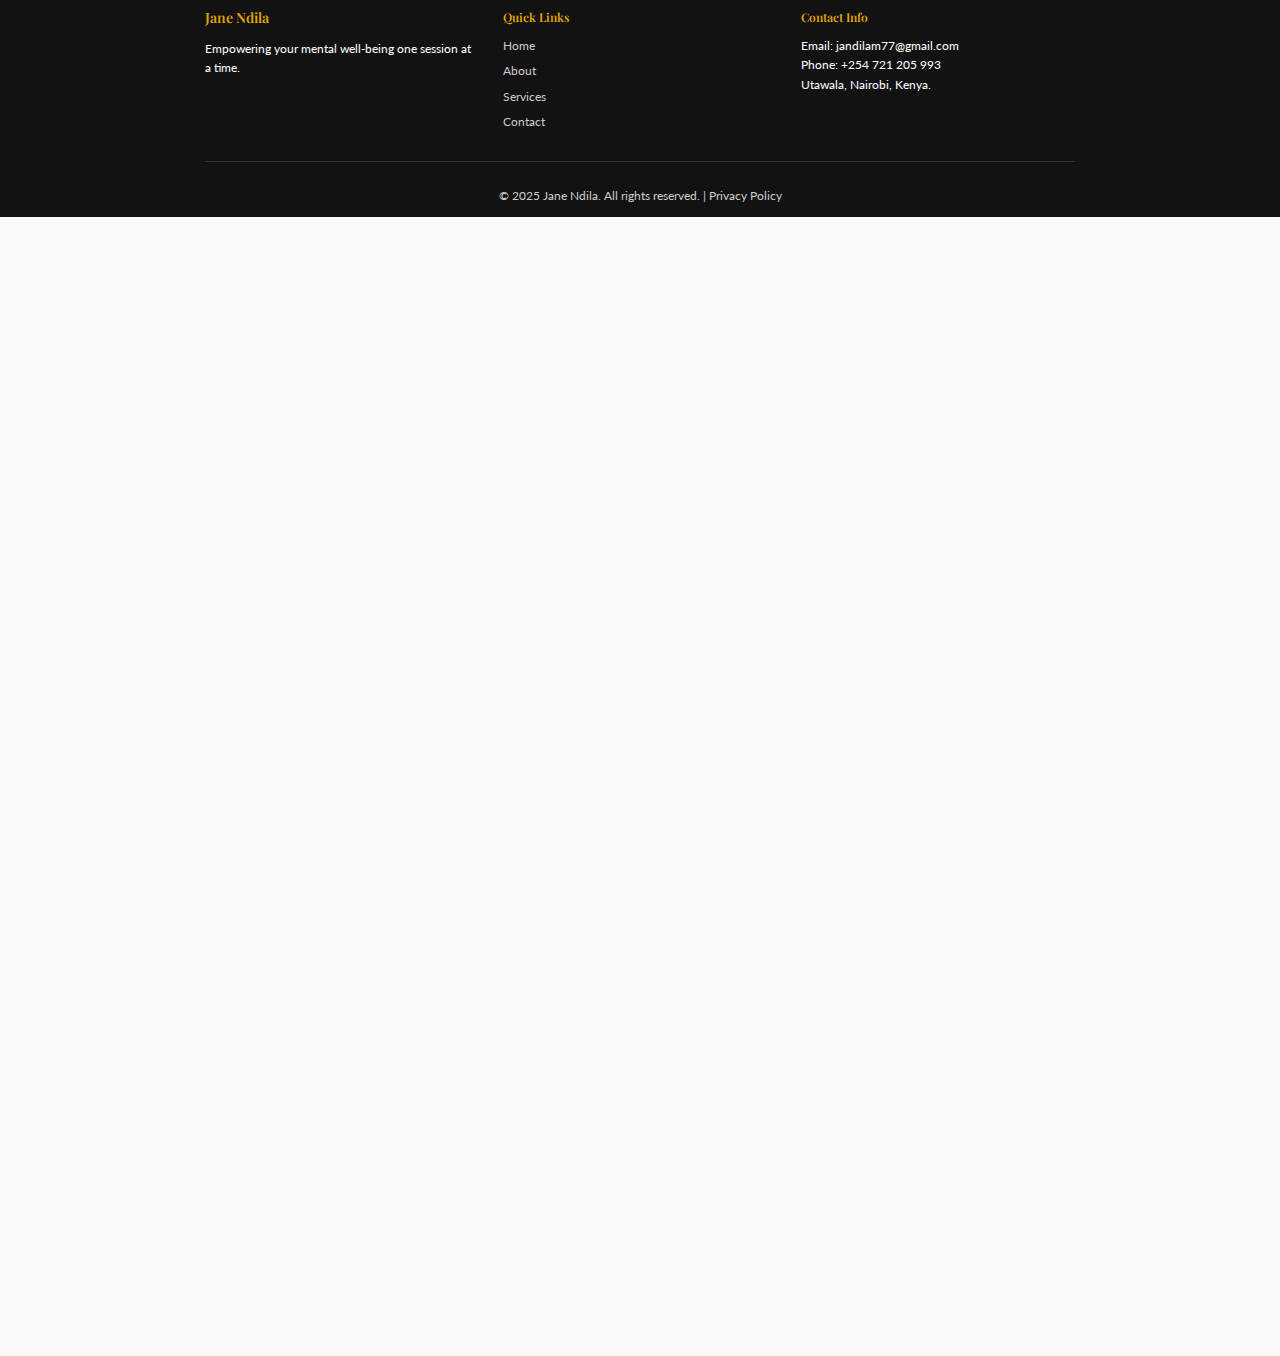
<file: contact.html>
<!DOCTYPE html>
<html lang="en">

<head>
    <meta charset="UTF-8">
    <meta name="viewport" content="width=device-width, initial-scale=1.0">
    <title>Contact Jane Ndila | Psychologist & Counsellor in Nairobi</title>
    <meta name="description"
        content="Get in touch with Jane Ndila for professional counselling services. Book appointments, ask questions, or schedule a consultation in Utawala, Nairobi, Kenya..">

    <!-- CSS -->
    <link rel="stylesheet" href="style.css">
</head>

<body>
    <!-- Header -->
    <header class="header">
        <nav class="navbar container">
            <ul class="nav-menu">
                <li><a href="index.html" class="nav-link">Home</a></li>
                <li><a href="about.html" class="nav-link">About</a></li>
                <li><a href="services.html" class="nav-link">Services</a></li>
                <li><a href="projects.html" class="nav-link">Projects</a></li>
                <li><a href="portfolio.html" class="nav-link">Portfolio</a></li>
                <li><a href="videos.html" class="nav-link">Videos</a></li>
                <li><a href="gallery.html" class="nav-link">Gallery</a></li>
                <li><a href="book.html" class="btn btn-primary">Book A Session</a></li>
            </ul>

            <div class="hamburger"><svg viewBox="0 0 24 24" width="24" height="24" fill="currentColor">
                    <path d="M3 18h18v-2H3v2zm0-5h18v-2H3v2zm0-7v2h18V6H3z" />
                </svg></div>
        </nav>
    </header>

    <!-- Contact Hero Section -->
    <section class="hero">
        <!-- Background Image -->
        <div class="hero-image">
            <img src="images/contact.JPG"
                alt="A welcoming and professional office environment for counselling sessions." class="profile-image">
        </div>

        <div class="container">
            <div class="hero-content">
                <div class="hero-text">
                    <h1 class="hero-title">Get In Touch</h1>
                    <p class="hero-subtitle">I'm here to support you on your journey to emotional wellness</p>
                    <p class="hero-description">
                        Whether you're ready to book your first session, have questions about my services,
                        or need more information, I'm here to help. Reach out today for a confidential conversation.
                    </p>
                    <div class="contact-info-blocks">
                        <div class="contact-info-block">
                            <div class="contact-icon">
                                <svg viewBox="0 0 24 24">
                                    <path
                                        d="M20 4H4c-1.1 0-1.99.9-1.99 2L2 18c0 1.1.9 2 2 2h16c1.1 0 2-.9 2-2V6c0-1.1-.9-2-2-2zm0 4l-8 5-8-5V6l8 5 8-5v2z" />
                                </svg>
                            </div>
                            <div>
                                <h4>Email Me</h4>
                                <p>jandilam77@gmail.com</p>
                            </div>
                        </div>
                        <div class="contact-info-block">
                            <div class="contact-icon">
                                <svg viewBox="0 0 24 24">
                                    <path
                                        d="M6.62 10.79c1.44 2.83 3.76 5.14 6.59 6.59l2.2-2.2c.27-.27.67-.36 1.02-.24 1.12.37 2.33.57 3.57.57.55 0 1 .45 1 1V20c0 .55-.45 1-1 1-9.39 0-17-7.61-17-17 0-.55.45-1 1-1h3.5c.55 0 1 .45 1 1 0 1.25.2 2.45.57 3.57.11.35.03.74-.25 1.02l-2.2 2.2z" />
                                </svg>
                            </div>
                            <div>
                                <h4>Call Me</h4>
                                <p>+254 721 205 993</p>
                            </div>
                        </div>
                        <div class="contact-info-block">
                            <div class="contact-icon">
                                <svg viewBox="0 0 24 24">
                                    <path
                                        d="M12 2C8.13 2 5 5.13 5 9c0 5.25 7 13 7 13s7-7.75 7-13c0-3.87-3.13-7-7-7zm0 9.5c-1.38 0-2.5-1.12-2.5-2.5s1.12-2.5 2.5-2.5 2.5 1.12 2.5 2.5-1.12 2.5-2.5 2.5z" />
                                </svg>
                            </div>
                            <div>
                                <h4>Visit Me</h4>
                                <p>Utawala, Nairobi, Kenya.</p>
                            </div>
                        </div>
                    </div>
                </div>
            </div>
        </div>
    </section>

    <!-- Contact Form Section -->
    <section class="section">
        <div class="container">
            <div class="contact-form-section">
                <div class="form-container">
                    <h2 class="section-title">Send Me a <span>Message</span></h2>
                    <p class="form-description">
                        Fill out the form below and I'll get back to you within 24 hours.
                        All information shared is completely confidential.
                    </p>

                    <form id="contactForm" class="contact-form">
                        <div class="form-group">
                            <label for="name">Full Name *</label>
                            <input type="text" id="name" name="name" required>
                        </div>

                        <div class="form-group">
                            <label for="email">Email Address *</label>
                            <input type="email" id="email" name="email" required>
                        </div>

                        <div class="form-group">
                            <label for="phone">Phone Number</label>
                            <input type="tel" id="phone" name="phone">
                        </div>

                        <div class="form-group">
                            <label for="subject">Subject *</label>
                            <select id="subject" name="subject" required>
                                <option value="">Select a topic</option>
                                <option value="general-inquiry">General Inquiry</option>
                                <option value="booking">Book a Session</option>
                                <option value="questions">Questions About Services</option>
                                <option value="emergency">Urgent Support</option>
                                <option value="other">Other</option>
                            </select>
                        </div>

                        <div class="form-group">
                            <label for="preferred-contact">Preferred Contact Method</label>
                            <div class="radio-group">
                                <label class="radio-option">
                                    <input type="radio" name="preferred-contact" value="email" checked>
                                    <span class="radio-checkmark"></span>
                                    <span class="radio-label">
                                        <svg viewBox="0 0 24 24" class="radio-icon">
                                            <path
                                                d="M20 4H4c-1.1 0-1.99.9-1.99 2L2 18c0 1.1.9 2 2 2h16c1.1 0 2-.9 2-2V6c0-1.1-.9-2-2-2zm0 4l-8 5-8-5V6l8 5 8-5v2z" />
                                        </svg>
                                        Email
                                    </span>
                                </label>
                                <label class="radio-option">
                                    <input type="radio" name="preferred-contact" value="phone">
                                    <span class="radio-checkmark"></span>
                                    <span class="radio-label">
                                        <svg viewBox="0 0 24 24" class="radio-icon">
                                            <path
                                                d="M6.62 10.79c1.44 2.83 3.76 5.14 6.59 6.59l2.2-2.2c.27-.27.67-.36 1.02-.24 1.12.37 2.33.57 3.57.57.55 0 1 .45 1 1V20c0 .55-.45 1-1 1-9.39 0-17-7.61-17-17 0-.55.45-1 1-1h3.5c.55 0 1 .45 1 1 0 1.25.2 2.45.57 3.57.11.35.03.74-.25 1.02l-2.2 2.2z" />
                                        </svg>
                                        Phone Call
                                    </span>
                                </label>
                                <label class="radio-option">
                                    <input type="radio" name="preferred-contact" value="whatsapp">
                                    <span class="radio-checkmark"></span>
                                    <span class="radio-label">
                                        <svg viewBox="0 0 24 24" class="radio-icon">
                                            <path
                                                d="M16.75 13.96c.25.13.41.2.46.3.06.11.04.61-.21 1.18-.2.56-1.24 1.1-1.7 1.12-.46.02-.47.36-2.96-.73-2.49-1.09-3.99-3.75-4.11-3.92-.12-.17-.96-1.38-.92-2.61.05-1.22.69-1.8.95-2.04.24-.26.51-.29.68-.26h.47c.15 0 .36-.06.55.45l.69 1.87c.06.13.1.28.01.44l-.27.41-.39.42c-.12.12-.26.25-.12.5.12.26.62 1.09 1.32 1.78.91.91 1.71 1.17 1.95 1.3.24.14.39.12.54-.04l.81-.94c.19-.25.35-.19.58-.11l1.67.88M12 2a10 10 0 0 1 10 10 10 10 0 0 1-10 10c-1.97 0-3.8-.57-5.35-1.55L2 22l1.55-4.65A9.969 9.969 0 0 1 2 12 10 10 0 0 1 12 2m0 2a8 8 0 0 0-8 8c0 1.72.54 3.31 1.46 4.61L4.5 19.5l2.89-.96A7.95 7.95 0 0 0 12 20a8 8 0 0 0 8-8 8 8 0 0 0-8-8z" />
                                        </svg>
                                        WhatsApp
                                    </span>
                                </label>
                            </div>
                        </div>

                        <div class="form-group">
                            <label for="message">Your Message *</label>
                            <textarea id="message" name="message" rows="6" required
                                placeholder="Please share what brings you to therapy and any specific concerns you'd like to address..."></textarea>
                        </div>

                        <div class="form-group checkbox-group">
                            <label class="checkbox-option">
                                <input type="checkbox" name="consent" required>
                                <span class="checkbox-checkmark"></span>
                                I understand that this form is for initial contact only and does not establish a
                                therapist-client relationship. *
                            </label>
                        </div>

                        <div class="form-group checkbox-group">
                            <label class="checkbox-option">
                                <input type="checkbox" name="newsletter">
                                <span class="checkbox-checkmark"></span>
                                I'd like to receive occasional mental health tips and resources (optional)
                            </label>
                        </div>

                        <button type="submit" class="btn btn-primary btn-full">
                            <svg viewBox="0 0 24 24" class="btn-icon">
                                <path d="M2.01 21L23 12 2.01 3 2 10l15 2-15 2z" />
                            </svg>
                            Send Message
                        </button>
                    </form>
                </div>

                <div class="contact-sidebar">
                    <div class="sidebar-card">
                        <div class="sidebar-header">
                            <svg viewBox="0 0 24 24" class="sidebar-icon">
                                <path
                                    d="M12 2C8.13 2 5 5.13 5 9c0 5.25 7 13 7 13s7-7.75 7-13c0-3.87-3.13-7-7-7zm0 9.5c-1.38 0-2.5-1.12-2.5-2.5s1.12-2.5 2.5-2.5 2.5 1.12 2.5 2.5-1.12 2.5-2.5 2.5z" />
                            </svg>
                            <h3>Office Location</h3>
                        </div>
                        <div class="office-info">
                            <p><strong>Address:</strong><br>
                                Professional Building<br>
                                Utawala, Nairobi, Kenya.</p>

                            <p><strong>Hours:</strong><br>
                                Monday - Friday: 9:00 AM - 6:00 PM<br>
                                Saturday: 10:00 AM - 2:00 PM<br>
                                Sunday: Closed</p>
                        </div>
                    </div>

                    <div class="sidebar-card">
                        <div class="sidebar-header">
                            <svg viewBox="0 0 24 24" class="sidebar-icon">
                                <path
                                    d="M20 4H4c-1.1 0-1.99.9-1.99 2L2 18c0 1.1.9 2 2 2h16c1.1 0 2-.9 2-2V6c0-1.1-.9-2-2-2zm-2 14H6v-2h12v2zm0-3H6v-2h12v2zm0-3H6V9h12v3z" />
                            </svg>
                            <h3>Quick Connect</h3>
                        </div>
                        <div class="quick-connect">
                            <a href="https://wa.me/2547XXXXXXXXX" class="quick-connect-btn whatsapp-btn"
                                target="_blank">
                                <svg viewBox="0 0 24 24" class="quick-connect-icon">
                                    <path
                                        d="M16.75 13.96c.25.13.41.2.46.3.06.11.04.61-.21 1.18-.2.56-1.24 1.1-1.7 1.12-.46.02-.47.36-2.96-.73-2.49-1.09-3.99-3.75-4.11-3.92-.12-.17-.96-1.38-.92-2.61.05-1.22.69-1.8.95-2.04.24-.26.51-.29.68-.26h.47c.15 0 .36-.06.55.45l.69 1.87c.06.13.1.28.01.44l-.27.41-.39.42c-.12.12-.26.25-.12.5.12.26.62 1.09 1.32 1.78.91.91 1.71 1.17 1.95 1.3.24.14.39.12.54-.04l.81-.94c.19-.25.35-.19.58-.11l1.67.88M12 2a10 10 0 0 1 10 10 10 10 0 0 1-10 10c-1.97 0-3.8-.57-5.35-1.55L2 22l1.55-4.65A9.969 9.969 0 0 1 2 12 10 10 0 0 1 12 2m0 2a8 8 0 0 0-8 8c0 1.72.54 3.31 1.46 4.61L4.5 19.5l2.89-.96A7.95 7.95 0 0 0 12 20a8 8 0 0 0 8-8 8 8 0 0 0-8-8z" />
                                </svg>
                                Message on WhatsApp
                            </a>
                            <a href="tel:+254 721 205 993" class="quick-connect-btn phone-btn">
                                <svg viewBox="0 0 24 24" class="quick-connect-icon">
                                    <path
                                        d="M6.62 10.79c1.44 2.83 3.76 5.14 6.59 6.59l2.2-2.2c.27-.27.67-.36 1.02-.24 1.12.37 2.33.57 3.57.57.55 0 1 .45 1 1V20c0 .55-.45 1-1 1-9.39 0-17-7.61-17-17 0-.55.45-1 1-1h3.5c.55 0 1 .45 1 1 0 1.25.2 2.45.57 3.57.11.35.03.74-.25 1.02l-2.2 2.2z" />
                                </svg>
                                Call Now
                            </a>
                            <a href="mailto:jandilam77@gmail.com" class="quick-connect-btn email-btn">
                                <svg viewBox="0 0 24 24" class="quick-connect-icon">
                                    <path
                                        d="M20 4H4c-1.1 0-1.99.9-1.99 2L2 18c0 1.1.9 2 2 2h16c1.1 0 2-.9 2-2V6c0-1.1-.9-2-2-2zm0 4l-8 5-8-5V6l8 5 8-5v2z" />
                                </svg>
                                Email Directly
                            </a>
                        </div>
                    </div>

                    <div class="sidebar-card">
                        <div class="sidebar-header">
                            <svg viewBox="0 0 24 24" class="sidebar-icon">
                                <path
                                    d="M11.99 2C6.47 2 2 6.48 2 12s4.47 10 9.99 10C17.52 22 22 17.52 22 12S17.52 2 11.99 2zM12 20c-4.42 0-8-3.58-8-8s3.58-8 8-8 8 3.58 8 8-3.58 8-8 8zm.5-13H11v6l5.25 3.15.75-1.23-4.5-2.67z" />
                            </svg>
                            <h3>Response Time</h3>
                        </div>
                        <div class="response-info">
                            <p><strong>Within 24 hours</strong> for general inquiries</p>
                            <p><strong>Within 2 hours</strong> for urgent matters</p>
                            <p><strong>Immediate</strong> for crisis situations (call directly)</p>
                        </div>
                    </div>
                </div>
            </div>
        </div>
    </section>

    <!-- FAQ Section -->
    <section class="section" style="background: var(--white);">
        <div class="container">
            <h2 class="section-title">Frequently Asked <span>Questions</span></h2>

            <div class="faq-grid">
                <div class="faq-item">
                    <div class="faq-question">
                        <h4>How do I know if therapy is right for me?</h4>
                        <span class="faq-toggle">
                            <svg viewBox="0 0 24 24" class="toggle-icon">
                                <path d="M19 13h-6v6h-2v-6H5v-2h6V5h2v6h6v2z" />
                            </svg>
                        </span>
                    </div>
                    <div class="faq-answer">
                        <p>Therapy can benefit anyone facing life challenges, emotional distress, or seeking personal
                            growth. If you're experiencing persistent sadness, anxiety, relationship issues, or simply
                            want to understand yourself better, therapy can help. I offer a free 15-minute consultation
                            to discuss your needs.</p>
                    </div>
                </div>

                <div class="faq-item">
                    <div class="faq-question">
                        <h4>What can I expect in the first session?</h4>
                        <span class="faq-toggle">
                            <svg viewBox="0 0 24 24" class="toggle-icon">
                                <path d="M19 13h-6v6h-2v-6H5v-2h6V5h2v6h6v2z" />
                            </svg>
                        </span>
                    </div>
                    <div class="faq-answer">
                        <p>The first session is about getting to know each other. We'll discuss what brings you to
                            therapy, your goals, and your background. It's a safe space for you to share as much or as
                            little as you feel comfortable with. There's no pressure - we'll go at your pace.</p>
                    </div>
                </div>

                <div class="faq-item">
                    <div class="faq-question">
                        <h4>Is online therapy as effective as in-person?</h4>
                        <span class="faq-toggle">
                            <svg viewBox="0 0 24 24" class="toggle-icon">
                                <path d="M19 13h-6v6h-2v-6H5v-2h6V5h2v6h6v2z" />
                            </svg>
                        </span>
                    </div>
                    <div class="faq-answer">
                        <p>Yes, research shows online therapy can be just as effective as in-person sessions for many
                            concerns. The key is finding a quiet, private space where you feel comfortable. Online
                            therapy offers flexibility and accessibility while maintaining the same professional
                            standards.</p>
                    </div>
                </div>

                <div class="faq-item">
                    <div class="faq-question">
                        <h4>How long does therapy typically last?</h4>
                        <span class="faq-toggle">
                            <svg viewBox="0 0 24 24" class="toggle-icon">
                                <path d="M19 13h-6v6h-2v-6H5v-2h6V5h2v6h6v2z" />
                            </svg>
                        </span>
                    </div>
                    <div class="faq-answer">
                        <p>The duration varies depending on your goals and needs. Some clients benefit from short-term
                            therapy (8-12 sessions), while others prefer longer-term support. We'll regularly review
                            your progress and adjust as needed. There's no obligation to continue - you're in control of
                            your therapy journey.</p>
                    </div>
                </div>

                <div class="faq-item">
                    <div class="faq-question">
                        <h4>Is my information kept confidential?</h4>
                        <span class="faq-toggle">
                            <svg viewBox="0 0 24 24" class="toggle-icon">
                                <path d="M19 13h-6v6h-2v-6H5v-2h6V5h2v6h6v2z" />
                            </svg>
                        </span>
                    </div>
                    <div class="faq-answer">
                        <p>Absolutely. Confidentiality is a fundamental aspect of therapy. Your information is protected
                            by professional ethics and privacy laws. The only exceptions are if there's risk of harm to
                            yourself or others, which I would discuss with you transparently.</p>
                    </div>
                </div>

                <div class="faq-item">
                    <div class="faq-question">
                        <h4>Do you accept insurance?</h4>
                        <span class="faq-toggle">
                            <svg viewBox="0 0 24 24" class="toggle-icon">
                                <path d="M19 13h-6v6h-2v-6H5v-2h6V5h2v6h6v2z" />
                            </svg>
                        </span>
                    </div>
                    <div class="faq-answer">
                        <p>I'm a private practitioner and work directly with clients. While I don't work directly with
                            insurance companies, I can provide receipts for you to submit to your insurance provider for
                            potential reimbursement. Please check with your insurance company about their mental health
                            coverage policies.</p>
                    </div>
                </div>
            </div>
        </div>
    </section>

    <!-- Emergency Section -->
    <section class="emergency-section">
        <div class="container">
            <div class="emergency-content">
                <div class="emergency-icon">
                    <svg viewBox="0 0 24 24">
                        <path
                            d="M12 2C6.48 2 2 6.48 2 12s4.48 10 10 10 10-4.48 10-10S17.52 2 12 2zm-2 15l-5-5 1.41-1.41L10 14.17l7.59-7.59L19 8l-9 9z"
                            fill="white" />
                    </svg>
                </div>
                <div class="emergency-text">
                    <h3>Emergency Support</h3>
                    <p>If you're experiencing a mental health emergency or having thoughts of harming yourself or
                        others, please contact emergency services immediately:</p>
                    <div class="emergency-contacts">
                        <div class="emergency-contact">
                            <strong>Emergency Services:</strong> 112 or 999
                        </div>
                        <div class="emergency-contact">
                            <strong>Mental Health Helpline:</strong> 1199 (Kenya)
                        </div>
                        <div class="emergency-contact">
                            <strong>Crisis Text Line:</strong> Text "HELP" to 741741
                        </div>
                    </div>
                </div>
            </div>
        </div>
    </section>

    <!-- CTA Section -->
    <section class="cta-section">
        <div class="container">
            <div class="cta-content">
                <h2>Ready to Take the First Step?</h2>
                <p>Your journey to emotional wellness starts with a simple conversation. I'm here to listen and support
                    you.</p>
                <div class="cta-buttons">
                    <a href="book.html" class="btn btn-primary">
                        <svg viewBox="0 0 24 24" class="btn-icon">
                            <path d="M17 3H7c-1.1 0-1.99.9-1.99 2L5 21l7-3 7 3V5c0-1.1-.9-2-2-2z" />
                        </svg>
                        Book Your Session
                    </a>
                    <a href="tel:+254 721 205 993" class="btn btn-secondary">
                        <svg viewBox="0 0 24 24" class="btn-icon">
                            <path
                                d="M6.62 10.79c1.44 2.83 3.76 5.14 6.59 6.59l2.2-2.2c.27-.27.67-.36 1.02-.24 1.12.37 2.33.57 3.57.57.55 0 1 .45 1 1V20c0 .55-.45 1-1 1-9.39 0-17-7.61-17-17 0-.55.45-1 1-1h3.5c.55 0 1 .45 1 1 0 1.25.2 2.45.57 3.57.11.35.03.74-.25 1.02l-2.2 2.2z" />
                        </svg>
                        Call Now
                    </a>
                </div>
            </div>
        </div>
    </section>

    <!-- Footer -->
    <footer class="footer">
        <div class="container">
            <div class="footer-grid">
                <div class="footer-brand">
                    <h3>Jane Ndila</h3>
                    <p>Empowering your mental well-being one session at a time.</p>
                </div>

                <div class="footer-links">
                    <h4>Quick Links</h4>
                    <a href="index.html">Home</a>
                    <a href="about.html">About</a>
                    <a href="services.html">Services</a>
                    <a href="contact.html">Contact</a>
                </div>

                <div class="footer-contact">
                    <h4>Contact Info</h4>
                    <p>Email: jandilam77@gmail.com</p>
                    <p>Phone: +254 721 205 993</p>
                    <p>Utawala, Nairobi, Kenya.</p>
                </div>
            </div>

            <div class="footer-bottom">
                <p>&copy; 2025 Jane Ndila. All rights reserved. | <a href="privacy.html" style="color: #ccc;">Privacy
                        Policy</a></p>
            </div>
        </div>
    </footer>

    <!-- JavaScript -->
    <script src="script.js"></script>
</body>

</html>
</file>
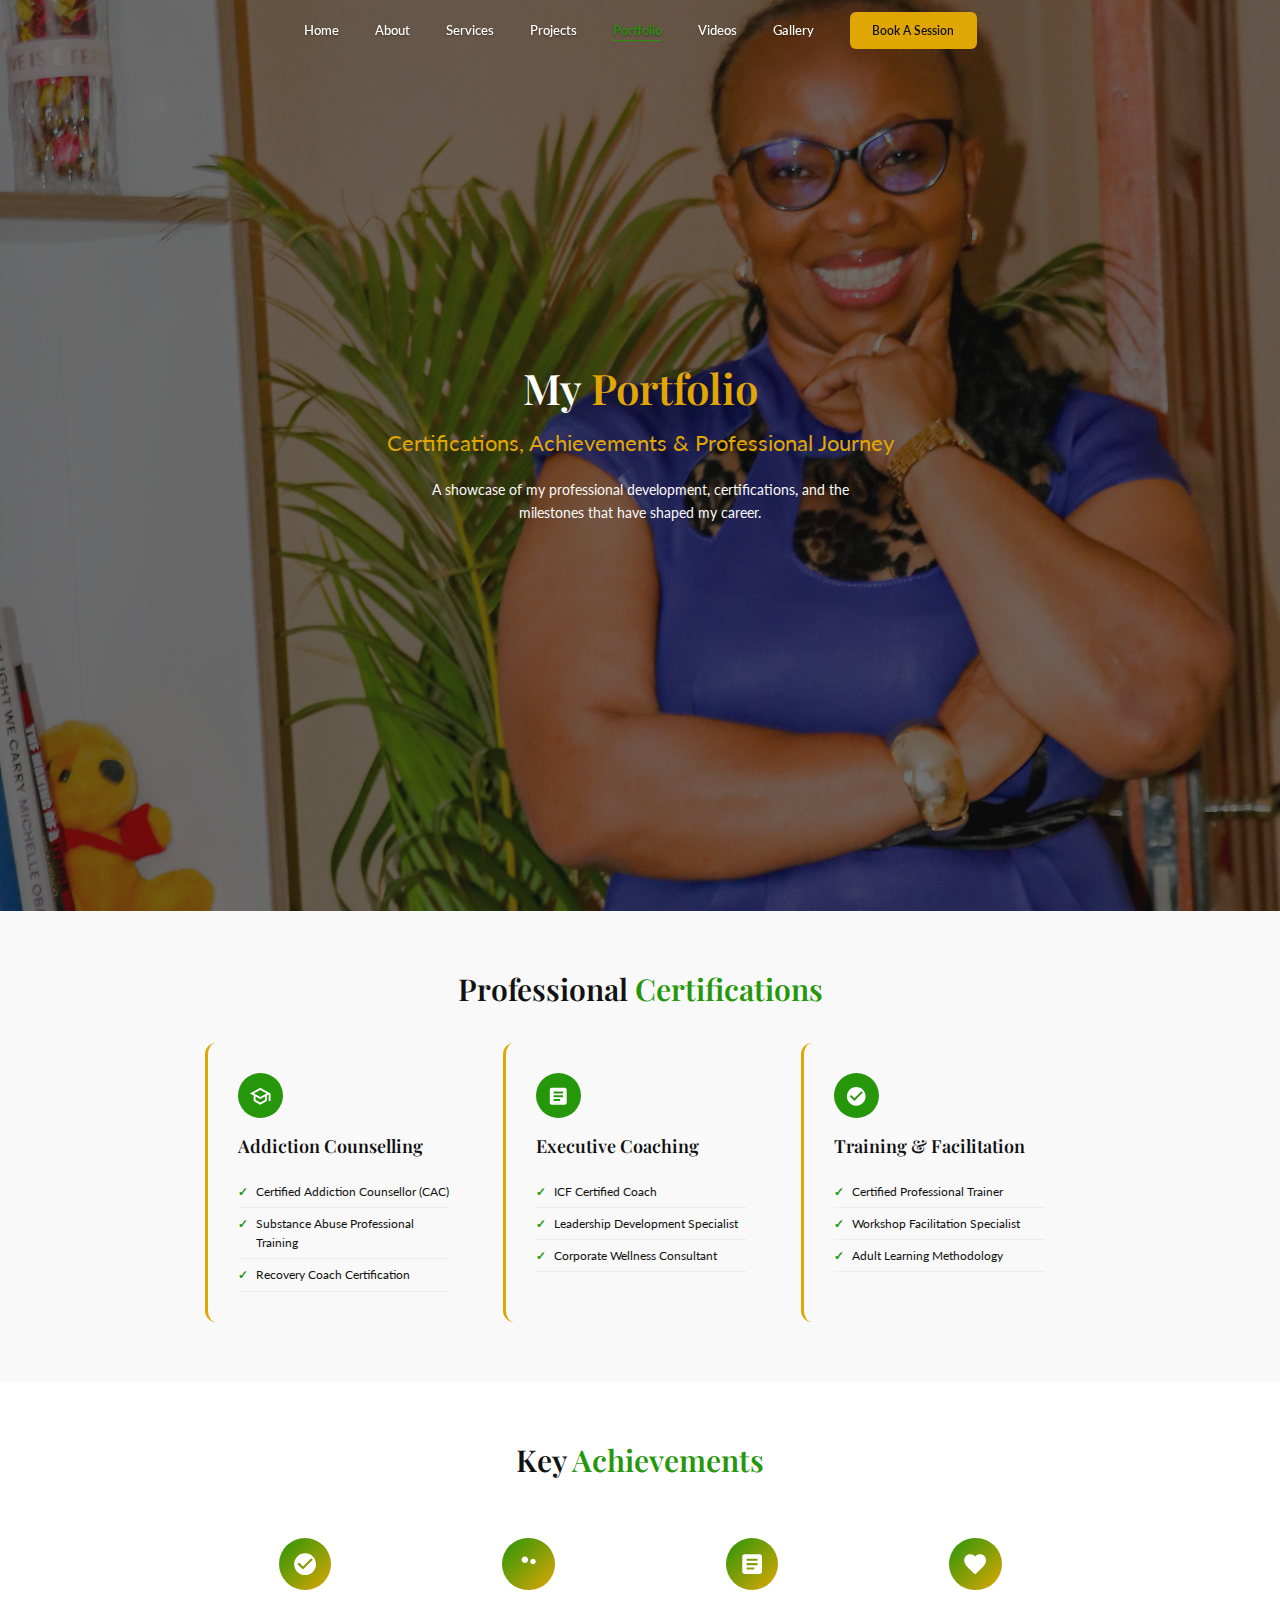
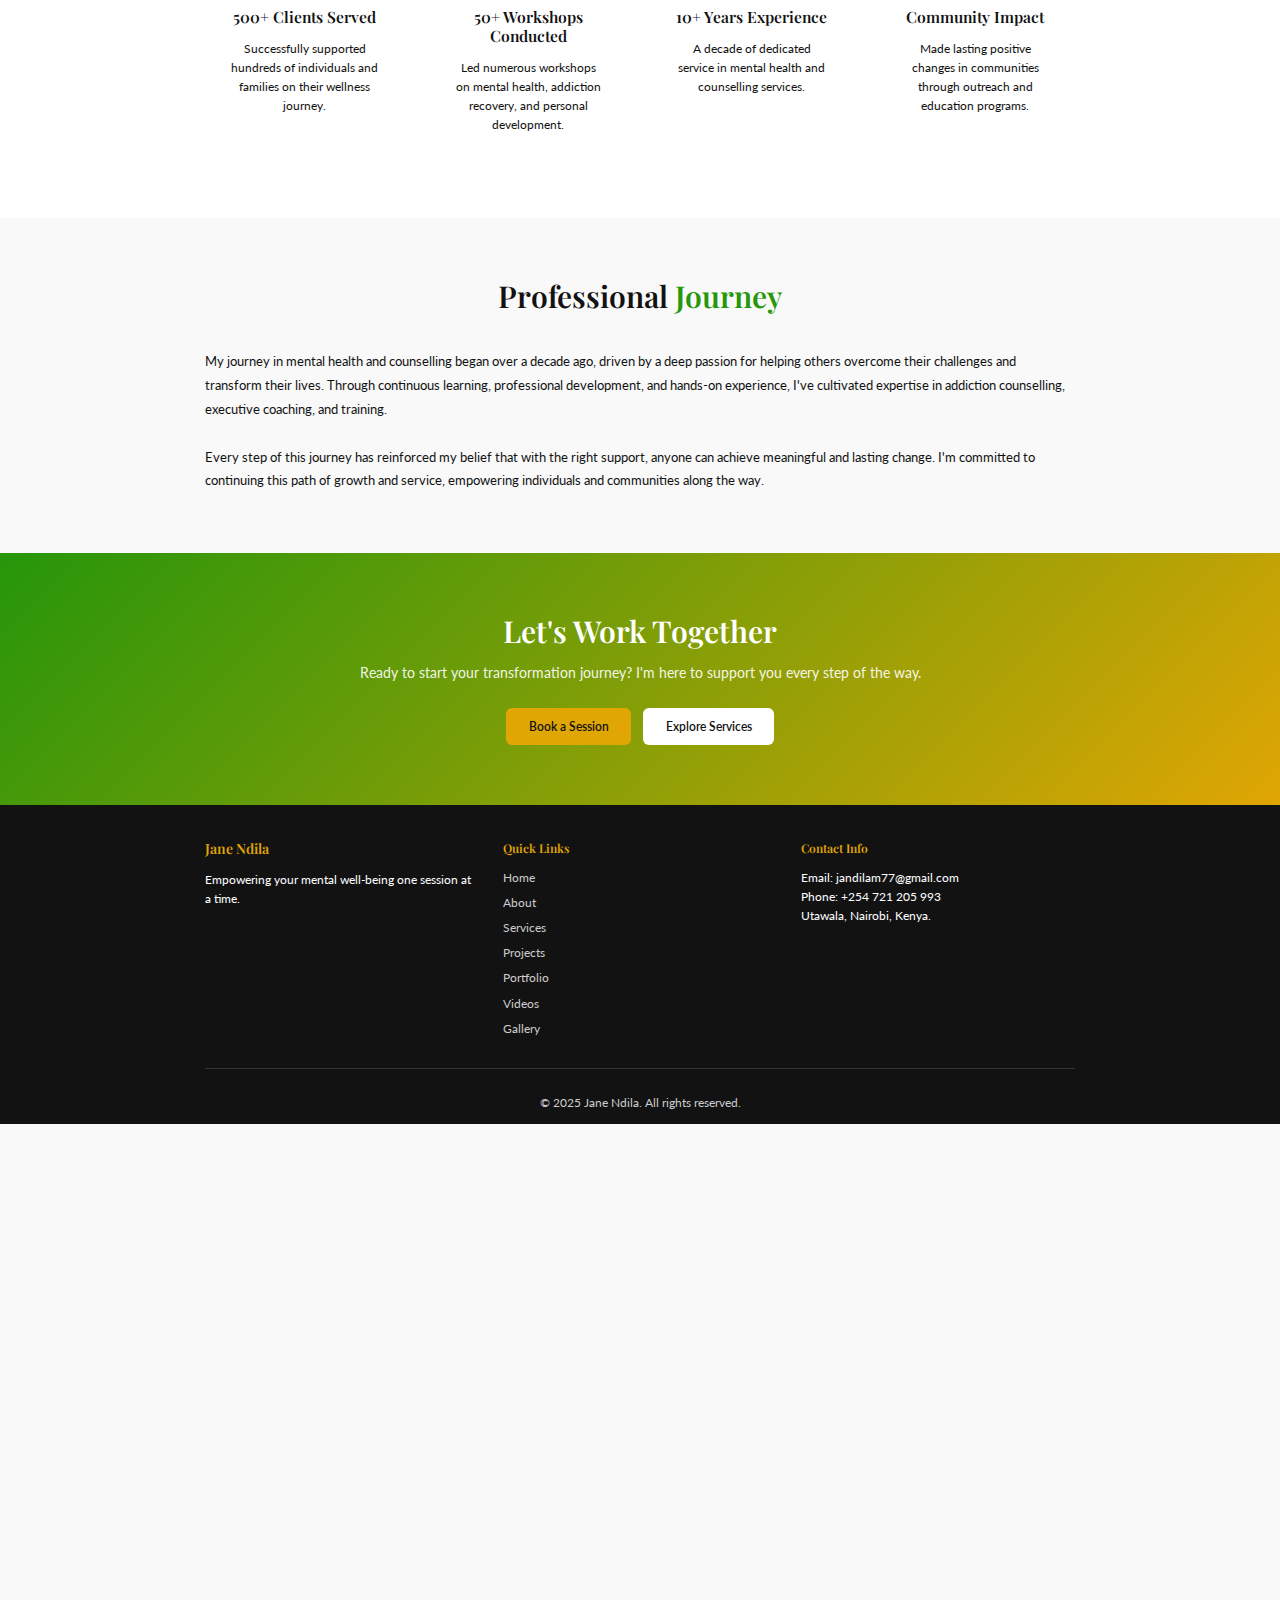
<file: portfolio.html>
<!DOCTYPE html>
<html lang="en">

<head>
    <meta charset="UTF-8">
    <meta name="viewport" content="width=device-width, initial-scale=1.0">
    <title>Portfolio | Jane Ndila</title>
    <meta name="description"
        content="View Jane Ndila's professional portfolio showcasing certifications, achievements, and professional milestones.">

    <!-- CSS -->
    <link rel="stylesheet" href="style.css">
</head>

<body>
    <!-- Header -->
    <header class="header">
        <nav class="navbar container">
            <ul class="nav-menu">
                <li><a href="index.html" class="nav-link">Home</a></li>
                <li><a href="about.html" class="nav-link">About</a></li>
                <li><a href="services.html" class="nav-link">Services</a></li>
                <li><a href="projects.html" class="nav-link">Projects</a></li>
                <li><a href="portfolio.html" class="nav-link active">Portfolio</a></li>
                <li><a href="videos.html" class="nav-link">Videos</a></li>
                <li><a href="gallery.html" class="nav-link">Gallery</a></li>
                <li><a href="book.html" class="btn btn-primary">Book A Session</a></li>
            </ul>

            <div class="hamburger"><svg viewBox="0 0 24 24" width="24" height="24" fill="currentColor">
                    <path d="M3 18h18v-2H3v2zm0-5h18v-2H3v2zm0-7v2h18V6H3z" />
                </svg></div>
        </nav>
    </header>

    <!-- Portfolio Hero Section -->
    <section class="hero">
        <div class="hero-image">
            <img src="images/thoughtful.JPG" alt="Jane Ndila - Portfolio" class="profile-image">
        </div>
        <div class="container">
            <div class="hero-content">
                <div class="hero-text">
                    <h1 class="hero-title">My <span style="color: var(--gold);">Portfolio</span></h1>
                    <p class="hero-subtitle">Certifications, Achievements & Professional Journey</p>
                    <p class="hero-description">
                        A showcase of my professional development, certifications, and the milestones that have shaped
                        my career.
                    </p>
                </div>
            </div>
        </div>
    </section>

    <!-- Certifications Section -->
    <section class="section">
        <div class="container">
            <h2 class="section-title">Professional <span>Certifications</span></h2>
            <div class="qualifications-grid">
                <!-- Certification 1 -->
                <div class="qualification-card">
                    <div class="qualification-icon">
                        <svg viewBox="0 0 24 24">
                            <path
                                d="M12 3L1 9l4 2.18v6L12 21l7-3.82v-6l2-1.09V17h2V9L12 3zm6.82 6L12 12.72 5.18 9 12 5.28 18.82 9zM17 15.99l-5 2.73-5-2.73v-3.72L12 15l5-2.73v3.72z" />
                        </svg>
                    </div>
                    <h3>Addiction Counselling</h3>
                    <ul>
                        <li>Certified Addiction Counsellor (CAC)</li>
                        <li>Substance Abuse Professional Training</li>
                        <li>Recovery Coach Certification</li>
                    </ul>
                </div>

                <!-- Certification 2 -->
                <div class="qualification-card">
                    <div class="qualification-icon">
                        <svg viewBox="0 0 24 24">
                            <path
                                d="M19 3H5c-1.1 0-2 .9-2 2v14c0 1.1.9 2 2 2h14c1.1 0 2-.9 2-2V5c0-1.1-.9-2-2-2zm-5 14H7v-2h7v2zm3-4H7v-2h10v2zm0-4H7V7h10v2z" />
                        </svg>
                    </div>
                    <h3>Executive Coaching</h3>
                    <ul>
                        <li>ICF Certified Coach</li>
                        <li>Leadership Development Specialist</li>
                        <li>Corporate Wellness Consultant</li>
                    </ul>
                </div>

                <!-- Certification 3 -->
                <div class="qualification-card">
                    <div class="qualification-icon">
                        <svg viewBox="0 0 24 24">
                            <path
                                d="M12 2C6.48 2 2 6.48 2 12s4.48 10 10 10 10-4.48 10-10S17.52 2 12 2zm-2 15l-5-5 1.41-1.41L10 14.17l7.59-7.59L19 8l-9 9z" />
                        </svg>
                    </div>
                    <h3>Training & Facilitation</h3>
                    <ul>
                        <li>Certified Professional Trainer</li>
                        <li>Workshop Facilitation Specialist</li>
                        <li>Adult Learning Methodology</li>
                    </ul>
                </div>
            </div>
        </div>
    </section>

    <!-- Achievements Section -->
    <section class="section" style="background: var(--white);">
        <div class="container">
            <h2 class="section-title">Key <span>Achievements</span></h2>
            <div class="benefits-grid">
                <!-- Achievement 1 -->
                <div class="benefit-item">
                    <div class="benefit-icon">
                        <svg viewBox="0 0 24 24">
                            <path
                                d="M12 2C6.48 2 2 6.48 2 12s4.48 10 10 10 10-4.48 10-10S17.52 2 12 2zm-2 15l-5-5 1.41-1.41L10 14.17l7.59-7.59L19 8l-9 9z" />
                        </svg>
                    </div>
                    <h3>500+ Clients Served</h3>
                    <p>Successfully supported hundreds of individuals and families on their wellness journey.</p>
                </div>

                <!-- Achievement 2 -->
                <div class="benefit-item">
                    <div class="benefit-icon">
                        <svg viewBox="0 0 24 24">
                            <path
                                d="M16.5 12c1.38 0 2.49-1.12 2.49-2.5S17.88 7 16.5 7 14 8.12 14 9.5s1.12 2.5 2.5 2.5zM9 11c1.66 0 2.99-1.34 2.99-3S10.66 5 9 5 6 6.34 6 8s1.34 3 3 3z" />
                        </svg>
                    </div>
                    <h3>50+ Workshops Conducted</h3>
                    <p>Led numerous workshops on mental health, addiction recovery, and personal development.</p>
                </div>

                <!-- Achievement 3 -->
                <div class="benefit-item">
                    <div class="benefit-icon">
                        <svg viewBox="0 0 24 24">
                            <path
                                d="M19 3H5c-1.1 0-2 .9-2 2v14c0 1.1.9 2 2 2h14c1.1 0 2-.9 2-2V5c0-1.1-.9-2-2-2zm-5 14H7v-2h7v2zm3-4H7v-2h10v2zm0-4H7V7h10v2z" />
                        </svg>
                    </div>
                    <h3>10+ Years Experience</h3>
                    <p>A decade of dedicated service in mental health and counselling services.</p>
                </div>

                <!-- Achievement 4 -->
                <div class="benefit-item">
                    <div class="benefit-icon">
                        <svg viewBox="0 0 24 24">
                            <path
                                d="M12 21.35l-1.45-1.32C5.4 15.36 2 12.28 2 8.5 2 5.42 4.42 3 7.5 3c1.74 0 3.41.81 4.5 2.09C13.09 3.81 14.76 3 16.5 3 19.58 3 22 5.42 22 8.5c0 3.78-3.4 6.86-8.55 11.54L12 21.35z" />
                        </svg>
                    </div>
                    <h3>Community Impact</h3>
                    <p>Made lasting positive changes in communities through outreach and education programs.</p>
                </div>
            </div>
        </div>
    </section>

    <!-- Professional Journey Timeline -->
    <section class="section">
        <div class="container">
            <h2 class="section-title">Professional <span>Journey</span></h2>
            <div class="journey-content" style="grid-template-columns: 1fr;">
                <div class="journey-text">
                    <p style="font-size: 1.1rem; line-height: 1.8; margin-bottom: 2rem;">
                        My journey in mental health and counselling began over a decade ago, driven by a deep passion
                        for helping others overcome their challenges and transform their lives. Through continuous
                        learning, professional development, and hands-on experience, I've cultivated expertise in
                        addiction counselling, executive coaching, and training.
                    </p>
                    <p style="font-size: 1.1rem; line-height: 1.8;">
                        Every step of this journey has reinforced my belief that with the right support, anyone can
                        achieve meaningful and lasting change. I'm committed to continuing this path of growth and
                        service, empowering individuals and communities along the way.
                    </p>
                </div>
            </div>
        </div>
    </section>

    <!-- CTA Section -->
    <section class="cta-section">
        <div class="container">
            <div class="cta-content">
                <h2>Let's Work Together</h2>
                <p>Ready to start your transformation journey? I'm here to support you every step of the way.</p>
                <div class="cta-buttons">
                    <a href="book.html" class="btn btn-primary">Book a Session</a>
                    <a href="services.html" class="btn btn-secondary"
                        style="background: var(--white); color: var(--dark);">Explore Services</a>
                </div>
            </div>
        </div>
    </section>

    <!-- Footer -->
    <footer class="footer">
        <div class="container">
            <div class="footer-grid">
                <div class="footer-brand">
                    <h3>Jane Ndila</h3>
                    <p>Empowering your mental well-being one session at a time.</p>
                </div>

                <div class="footer-links">
                    <h4>Quick Links</h4>
                    <a href="index.html">Home</a>
                    <a href="about.html">About</a>
                    <a href="services.html">Services</a>
                    <a href="projects.html">Projects</a>
                    <a href="portfolio.html">Portfolio</a>
                    <a href="videos.html">Videos</a>
                    <a href="gallery.html">Gallery</a>
                </div>

                <div class="footer-contact">
                    <h4>Contact Info</h4>
                    <p>Email: jandilam77@gmail.com</p>
                    <p>Phone: +254 721 205 993</p>
                    <p>Utawala, Nairobi, Kenya.</p>
                </div>
            </div>

            <div class="footer-bottom">
                <p>&copy; 2025 Jane Ndila. All rights reserved.</p>
            </div>
        </div>
    </footer>

    <!-- JavaScript -->
    <script src="script.js"></script>
</body>

</html>
</file>
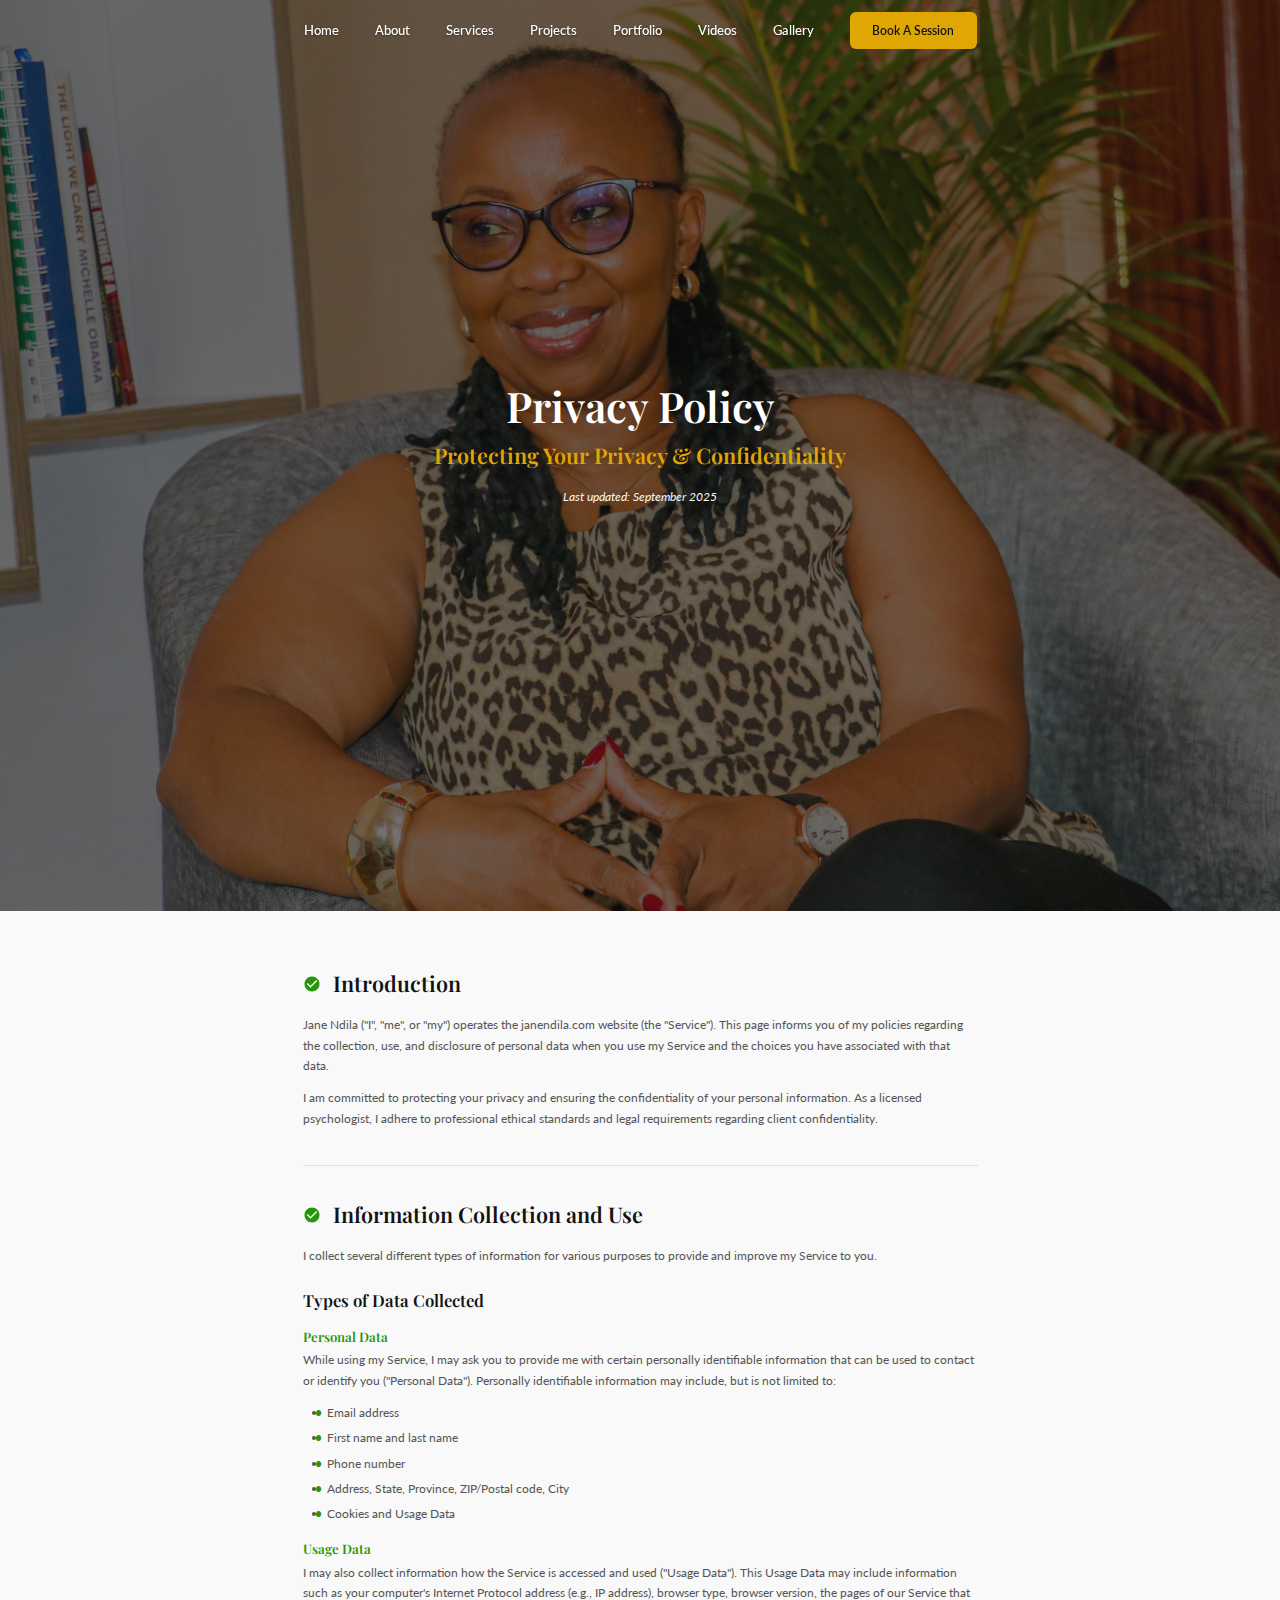
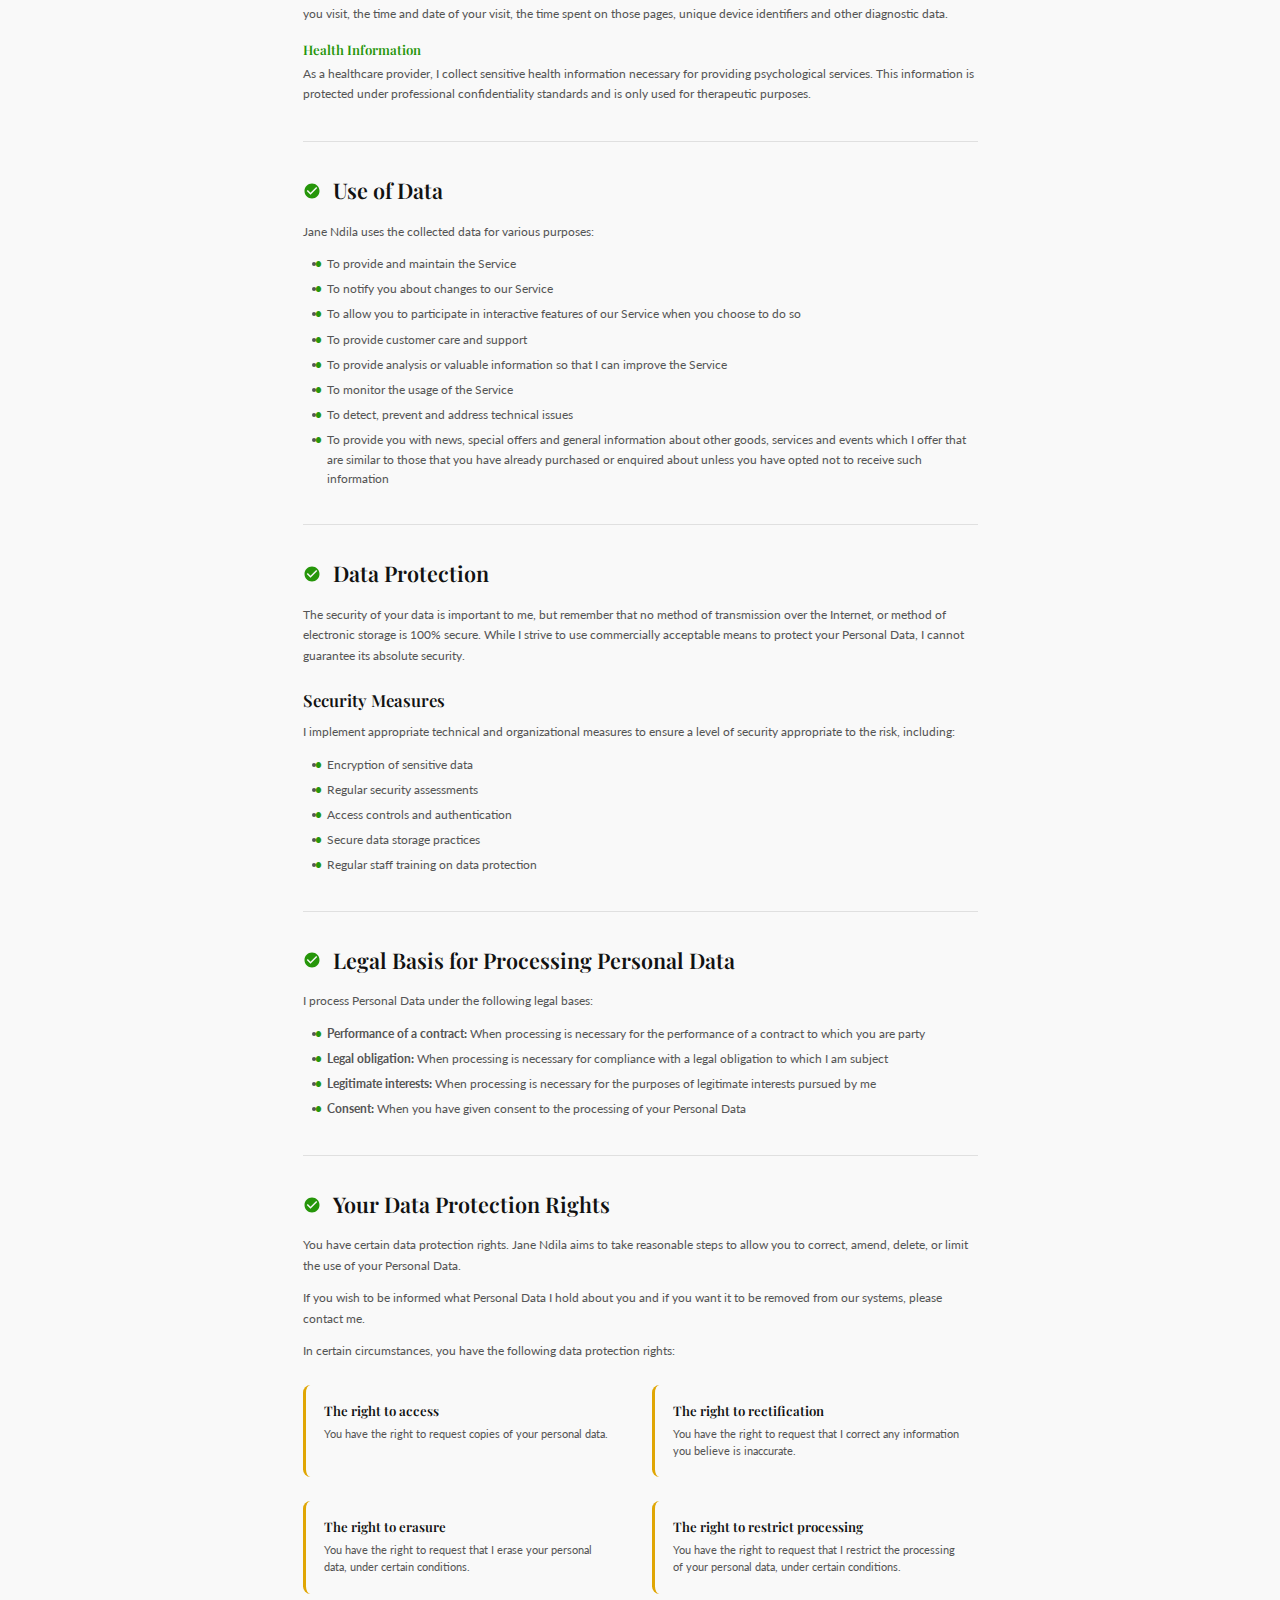
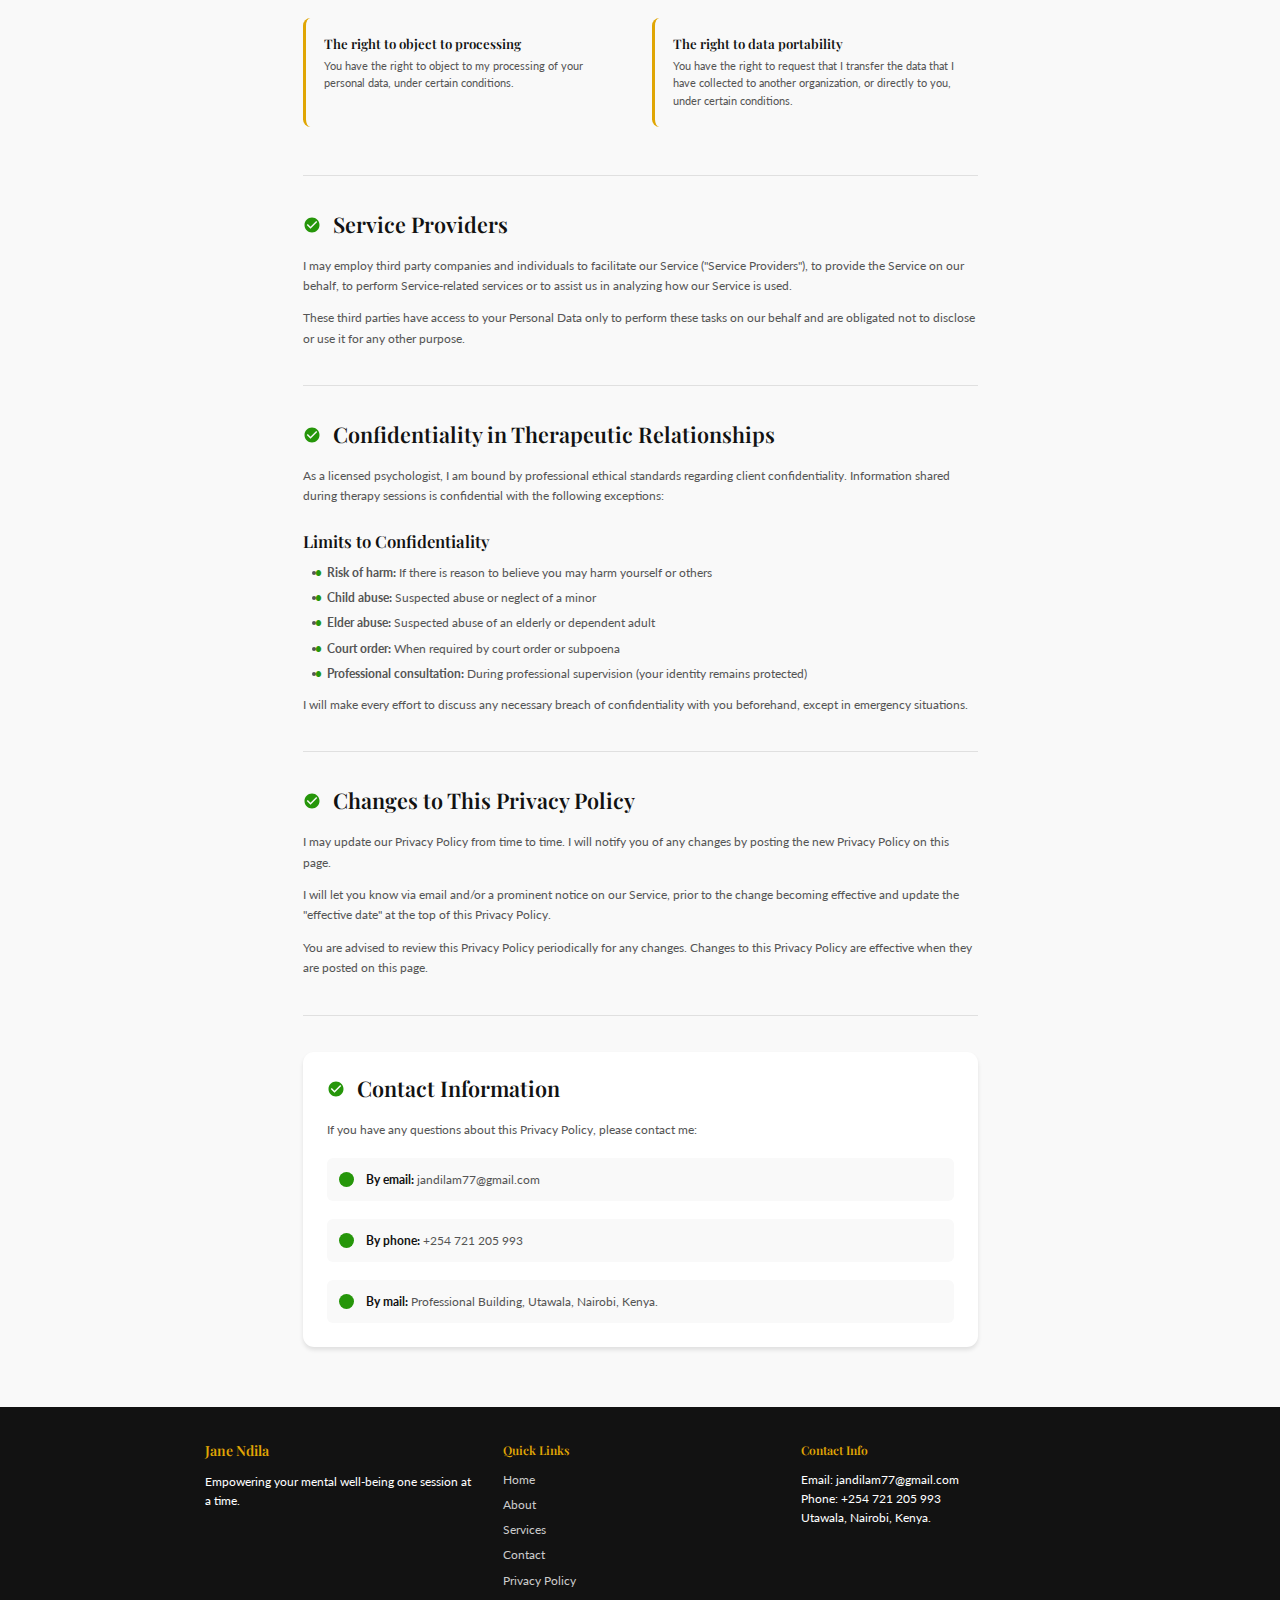
<file: privacy.html>
<!DOCTYPE html>
<html lang="en">

<head>
    <meta charset="UTF-8">
    <meta name="viewport" content="width=device-width, initial-scale=1.0">
    <title>Privacy Policy | Jane Ndila - Psychologist & Counsellor</title>
    <meta name="description"
        content="Privacy policy for Jane Ndila's psychology practice. Learn how we protect your personal information and maintain confidentiality.">

    <!-- CSS -->
    <link rel="stylesheet" href="style.css">

    <!-- Preload critical images -->
    <link rel="preload" href="images/privacy.JPG" as="image">
</head>

<body>
    <!-- Header -->
    <header class="header">
        <nav class="navbar container">
            <ul class="nav-menu">
                <li><a href="index.html" class="nav-link">Home</a></li>
                <li><a href="about.html" class="nav-link">About</a></li>
                <li><a href="services.html" class="nav-link">Services</a></li>
                <li><a href="projects.html" class="nav-link">Projects</a></li>
                <li><a href="portfolio.html" class="nav-link">Portfolio</a></li>
                <li><a href="videos.html" class="nav-link">Videos</a></li>
                <li><a href="gallery.html" class="nav-link">Gallery</a></li>
                <li><a href="book.html" class="btn btn-primary">Book A Session</a></li>
            </ul>

            <div class="hamburger"><svg viewBox="0 0 24 24" width="24" height="24" fill="currentColor">
                    <path d="M3 18h18v-2H3v2zm0-5h18v-2H3v2zm0-7v2h18V6H3z" />
                </svg></div>
        </nav>
    </header>

    <!-- Hero Section -->
    <section class="hero">
        <div class="hero-image">
            <img src="images/privacy.JPG" alt="A calm and professional setting representing privacy"
                class="profile-image">
        </div>
        <div class="container">
            <div class="hero-content">
                <div class="hero-text">
                    <h1 class="hero-title">Privacy Policy</h1>
                    <h2 class="hero-subtitle">Protecting Your Privacy & Confidentiality</h2>
                    <p class="hero-description" style="font-size: 1rem; margin-top: 1rem;">
                        <em>Last updated: September 2025</em>
                    </p>
                </div>
            </div>
        </div>
    </section>

    <!-- Privacy Policy Content -->
    <section class="section">
        <div class="container">
            <div class="privacy-content">
                <!-- Introduction -->
                <div class="privacy-section">
                    <h2>
                        <svg viewBox="0 0 24 24" class="section-icon">
                            <path
                                d="M12 2C6.48 2 2 6.48 2 12s4.48 10 10 10 10-4.48 10-10S17.52 2 12 2zm-2 15l-5-5 1.41-1.41L10 14.17l7.59-7.59L19 8l-9 9z" />
                        </svg>
                        Introduction
                    </h2>
                    <p>Jane Ndila ("I", "me", or "my") operates the janendila.com website (the "Service"). This page
                        informs you of my policies regarding the collection, use, and disclosure of personal data when
                        you use my Service and the choices you have associated with that data.</p>
                    <p>I am committed to protecting your privacy and ensuring the confidentiality of your personal
                        information. As a licensed psychologist, I adhere to professional ethical standards and legal
                        requirements regarding client confidentiality.</p>
                </div>

                <!-- Information Collection -->
                <div class="privacy-section">
                    <h2>
                        <svg viewBox="0 0 24 24" class="section-icon">
                            <path
                                d="M12 2C6.48 2 2 6.48 2 12s4.48 10 10 10 10-4.48 10-10S17.52 2 12 2zm-2 15l-5-5 1.41-1.41L10 14.17l7.59-7.59L19 8l-9 9z" />
                        </svg>
                        Information Collection and Use
                    </h2>
                    <p>I collect several different types of information for various purposes to provide and improve my
                        Service to you.</p>

                    <h3>Types of Data Collected</h3>

                    <h4>Personal Data</h4>
                    <p>While using my Service, I may ask you to provide me with certain personally identifiable
                        information that can be used to contact or identify you ("Personal Data"). Personally
                        identifiable information may include, but is not limited to:</p>
                    <ul>
                        <li>Email address</li>
                        <li>First name and last name</li>
                        <li>Phone number</li>
                        <li>Address, State, Province, ZIP/Postal code, City</li>
                        <li>Cookies and Usage Data</li>
                    </ul>

                    <h4>Usage Data</h4>
                    <p>I may also collect information how the Service is accessed and used ("Usage Data"). This Usage
                        Data may include information such as your computer's Internet Protocol address (e.g., IP
                        address), browser type, browser version, the pages of our Service that you visit, the time and
                        date of your visit, the time spent on those pages, unique device identifiers and other
                        diagnostic data.</p>

                    <h4>Health Information</h4>
                    <p>As a healthcare provider, I collect sensitive health information necessary for providing
                        psychological services. This information is protected under professional confidentiality
                        standards and is only used for therapeutic purposes.</p>
                </div>

                <!-- Use of Data -->
                <div class="privacy-section">
                    <h2>
                        <svg viewBox="0 0 24 24" class="section-icon">
                            <path
                                d="M12 2C6.48 2 2 6.48 2 12s4.48 10 10 10 10-4.48 10-10S17.52 2 12 2zm-2 15l-5-5 1.41-1.41L10 14.17l7.59-7.59L19 8l-9 9z" />
                        </svg>
                        Use of Data
                    </h2>
                    <p>Jane Ndila uses the collected data for various purposes:</p>
                    <ul>
                        <li>To provide and maintain the Service</li>
                        <li>To notify you about changes to our Service</li>
                        <li>To allow you to participate in interactive features of our Service when you choose to do so
                        </li>
                        <li>To provide customer care and support</li>
                        <li>To provide analysis or valuable information so that I can improve the Service</li>
                        <li>To monitor the usage of the Service</li>
                        <li>To detect, prevent and address technical issues</li>
                        <li>To provide you with news, special offers and general information about other goods, services
                            and events which I offer that are similar to those that you have already purchased or
                            enquired about unless you have opted not to receive such information</li>
                    </ul>
                </div>

                <!-- Data Protection -->
                <div class="privacy-section">
                    <h2>
                        <svg viewBox="0 0 24 24" class="section-icon">
                            <path
                                d="M12 2C6.48 2 2 6.48 2 12s4.48 10 10 10 10-4.48 10-10S17.52 2 12 2zm-2 15l-5-5 1.41-1.41L10 14.17l7.59-7.59L19 8l-9 9z" />
                        </svg>
                        Data Protection
                    </h2>
                    <p>The security of your data is important to me, but remember that no method of transmission over
                        the Internet, or method of electronic storage is 100% secure. While I strive to use commercially
                        acceptable means to protect your Personal Data, I cannot guarantee its absolute security.</p>

                    <h3>Security Measures</h3>
                    <p>I implement appropriate technical and organizational measures to ensure a level of security
                        appropriate to the risk, including:</p>
                    <ul>
                        <li>Encryption of sensitive data</li>
                        <li>Regular security assessments</li>
                        <li>Access controls and authentication</li>
                        <li>Secure data storage practices</li>
                        <li>Regular staff training on data protection</li>
                    </ul>
                </div>

                <!-- Legal Basis for Processing -->
                <div class="privacy-section">
                    <h2>
                        <svg viewBox="0 0 24 24" class="section-icon">
                            <path
                                d="M12 2C6.48 2 2 6.48 2 12s4.48 10 10 10 10-4.48 10-10S17.52 2 12 2zm-2 15l-5-5 1.41-1.41L10 14.17l7.59-7.59L19 8l-9 9z" />
                        </svg>
                        Legal Basis for Processing Personal Data
                    </h2>
                    <p>I process Personal Data under the following legal bases:</p>
                    <ul>
                        <li><strong>Performance of a contract:</strong> When processing is necessary for the performance
                            of a contract to which you are party</li>
                        <li><strong>Legal obligation:</strong> When processing is necessary for compliance with a legal
                            obligation to which I am subject</li>
                        <li><strong>Legitimate interests:</strong> When processing is necessary for the purposes of
                            legitimate interests pursued by me</li>
                        <li><strong>Consent:</strong> When you have given consent to the processing of your Personal
                            Data</li>
                    </ul>
                </div>

                <!-- Your Data Protection Rights -->
                <div class="privacy-section">
                    <h2>
                        <svg viewBox="0 0 24 24" class="section-icon">
                            <path
                                d="M12 2C6.48 2 2 6.48 2 12s4.48 10 10 10 10-4.48 10-10S17.52 2 12 2zm-2 15l-5-5 1.41-1.41L10 14.17l7.59-7.59L19 8l-9 9z" />
                        </svg>
                        Your Data Protection Rights
                    </h2>
                    <p>You have certain data protection rights. Jane Ndila aims to take reasonable steps to allow you to
                        correct, amend, delete, or limit the use of your Personal Data.</p>

                    <p>If you wish to be informed what Personal Data I hold about you and if you want it to be removed
                        from our systems, please contact me.</p>

                    <p>In certain circumstances, you have the following data protection rights:</p>

                    <div class="rights-grid">
                        <div class="right-item">
                            <h4>The right to access</h4>
                            <p>You have the right to request copies of your personal data.</p>
                        </div>
                        <div class="right-item">
                            <h4>The right to rectification</h4>
                            <p>You have the right to request that I correct any information you believe is inaccurate.
                            </p>
                        </div>
                        <div class="right-item">
                            <h4>The right to erasure</h4>
                            <p>You have the right to request that I erase your personal data, under certain conditions.
                            </p>
                        </div>
                        <div class="right-item">
                            <h4>The right to restrict processing</h4>
                            <p>You have the right to request that I restrict the processing of your personal data, under
                                certain conditions.</p>
                        </div>
                        <div class="right-item">
                            <h4>The right to object to processing</h4>
                            <p>You have the right to object to my processing of your personal data, under certain
                                conditions.</p>
                        </div>
                        <div class="right-item">
                            <h4>The right to data portability</h4>
                            <p>You have the right to request that I transfer the data that I have collected to another
                                organization, or directly to you, under certain conditions.</p>
                        </div>
                    </div>
                </div>

                <!-- Service Providers -->
                <div class="privacy-section">
                    <h2>
                        <svg viewBox="0 0 24 24" class="section-icon">
                            <path
                                d="M12 2C6.48 2 2 6.48 2 12s4.48 10 10 10 10-4.48 10-10S17.52 2 12 2zm-2 15l-5-5 1.41-1.41L10 14.17l7.59-7.59L19 8l-9 9z" />
                        </svg>
                        Service Providers
                    </h2>
                    <p>I may employ third party companies and individuals to facilitate our Service ("Service
                        Providers"), to provide the Service on our behalf, to perform Service-related services or to
                        assist us in analyzing how our Service is used.</p>
                    <p>These third parties have access to your Personal Data only to perform these tasks on our behalf
                        and are obligated not to disclose or use it for any other purpose.</p>
                </div>

                <!-- Confidentiality in Therapy -->
                <div class="privacy-section">
                    <h2>
                        <svg viewBox="0 0 24 24" class="section-icon">
                            <path
                                d="M12 2C6.48 2 2 6.48 2 12s4.48 10 10 10 10-4.48 10-10S17.52 2 12 2zm-2 15l-5-5 1.41-1.41L10 14.17l7.59-7.59L19 8l-9 9z" />
                        </svg>
                        Confidentiality in Therapeutic Relationships
                    </h2>
                    <p>As a licensed psychologist, I am bound by professional ethical standards regarding client
                        confidentiality. Information shared during therapy sessions is confidential with the following
                        exceptions:</p>

                    <h3>Limits to Confidentiality</h3>
                    <ul>
                        <li><strong>Risk of harm:</strong> If there is reason to believe you may harm yourself or others
                        </li>
                        <li><strong>Child abuse:</strong> Suspected abuse or neglect of a minor</li>
                        <li><strong>Elder abuse:</strong> Suspected abuse of an elderly or dependent adult</li>
                        <li><strong>Court order:</strong> When required by court order or subpoena</li>
                        <li><strong>Professional consultation:</strong> During professional supervision (your identity
                            remains protected)</li>
                    </ul>

                    <p>I will make every effort to discuss any necessary breach of confidentiality with you beforehand,
                        except in emergency situations.</p>
                </div>

                <!-- Changes to This Policy -->
                <div class="privacy-section">
                    <h2>
                        <svg viewBox="0 0 24 24" class="section-icon">
                            <path
                                d="M12 2C6.48 2 2 6.48 2 12s4.48 10 10 10 10-4.48 10-10S17.52 2 12 2zm-2 15l-5-5 1.41-1.41L10 14.17l7.59-7.59L19 8l-9 9z" />
                        </svg>
                        Changes to This Privacy Policy
                    </h2>
                    <p>I may update our Privacy Policy from time to time. I will notify you of any changes by posting
                        the new Privacy Policy on this page.</p>
                    <p>I will let you know via email and/or a prominent notice on our Service, prior to the change
                        becoming effective and update the "effective date" at the top of this Privacy Policy.</p>
                    <p>You are advised to review this Privacy Policy periodically for any changes. Changes to this
                        Privacy Policy are effective when they are posted on this page.</p>
                </div>

                <!-- Contact Information -->
                <div class="privacy-section contact-section">
                    <h2>
                        <svg viewBox="0 0 24 24" class="section-icon">
                            <path
                                d="M12 2C6.48 2 2 6.48 2 12s4.48 10 10 10 10-4.48 10-10S17.52 2 12 2zm-2 15l-5-5 1.41-1.41L10 14.17l7.59-7.59L19 8l-9 9z" />
                        </svg>
                        Contact Information
                    </h2>
                    <p>If you have any questions about this Privacy Policy, please contact me:</p>

                    <div class="contact-info">
                        <div class="contact-method">
                            <svg viewBox="0 0 24 24" class="contact-icon">
                                <path
                                    d="M20 4H4c-1.1 0-1.99.9-1.99 2L2 18c0 1.1.9 2 2 2h16c1.1 0 2-.9 2-2V6c0-1.1-.9-2-2-2zm0 4l-8 5-8-5V6l8 5 8-5v2z" />
                            </svg>
                            <div>
                                <strong>By email:</strong> jandilam77@gmail.com
                            </div>
                        </div>

                        <div class="contact-method">
                            <svg viewBox="0 0 24 24" class="contact-icon">
                                <path
                                    d="M6.62 10.79c1.44 2.83 3.76 5.14 6.59 6.59l2.2-2.2c.27-.27.67-.36 1.02-.24 1.12.37 2.33.57 3.57.57.55 0 1 .45 1 1V20c0 .55-.45 1-1 1-9.39 0-17-7.61-17-17 0-.55.45-1 1-1h3.5c.55 0 1 .45 1 1 0 1.25.2 2.45.57 3.57.11.35.03.74-.25 1.02l-2.2 2.2z" />
                            </svg>
                            <div>
                                <strong>By phone:</strong> +254 721 205 993
                            </div>
                        </div>

                        <div class="contact-method">
                            <svg viewBox="0 0 24 24" class="contact-icon">
                                <path
                                    d="M12 2C8.13 2 5 5.13 5 9c0 5.25 7 13 7 13s7-7.75 7-13c0-3.87-3.13-7-7-7zm0 9.5c-1.38 0-2.5-1.12-2.5-2.5s1.12-2.5 2.5-2.5 2.5 1.12 2.5 2.5-1.12 2.5-2.5 2.5z" />
                            </svg>
                            <div>
                                <strong>By mail:</strong> Professional Building, Utawala, Nairobi, Kenya.
                            </div>
                        </div>
                    </div>
                </div>
            </div>
        </div>
    </section>

    <!-- Footer -->
    <footer class="footer">
        <div class="container">
            <div class="footer-grid">
                <div class="footer-brand">
                    <h3>Jane Ndila</h3>
                    <p>Empowering your mental well-being one session at a time.</p>
                </div>

                <div class="footer-links">
                    <h4>Quick Links</h4>
                    <a href="index.html">Home</a>
                    <a href="about.html">About</a>
                    <a href="services.html">Services</a>
                    <a href="contact.html">Contact</a>
                    <a href="privacy.html">Privacy Policy</a>
                </div>

                <div class="footer-contact">
                    <h4>Contact Info</h4>
                    <p>Email: jandilam77@gmail.com</p>
                    <p>Phone: +254 721 205 993</p>
                    <p>Utawala, Nairobi, Kenya.</p>
                </div>
            </div>

            <div class="footer-bottom">
                <p>&copy; 2025 Jane Ndila. All rights reserved.</p>
            </div>
        </div>
    </footer>

    <!-- JavaScript -->
    <script src="script.js"></script>
</body>

</html>
</file>
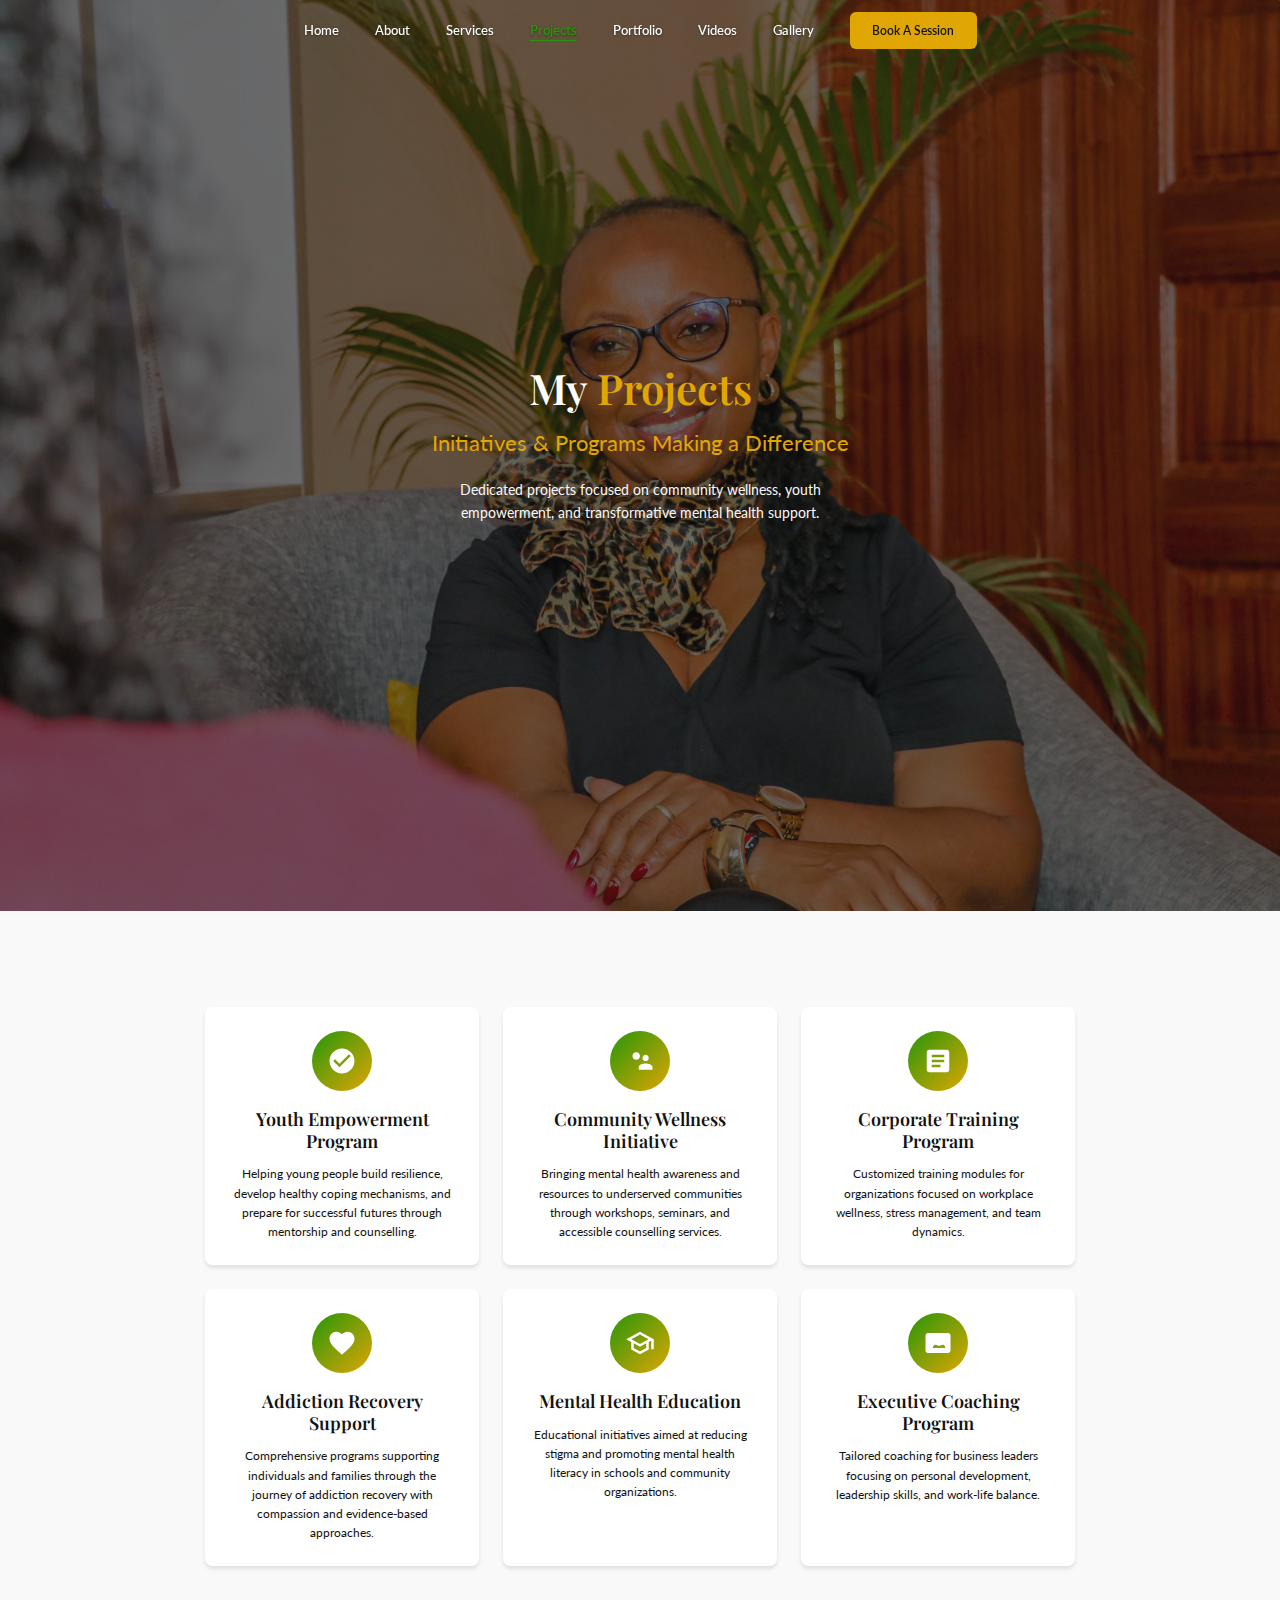
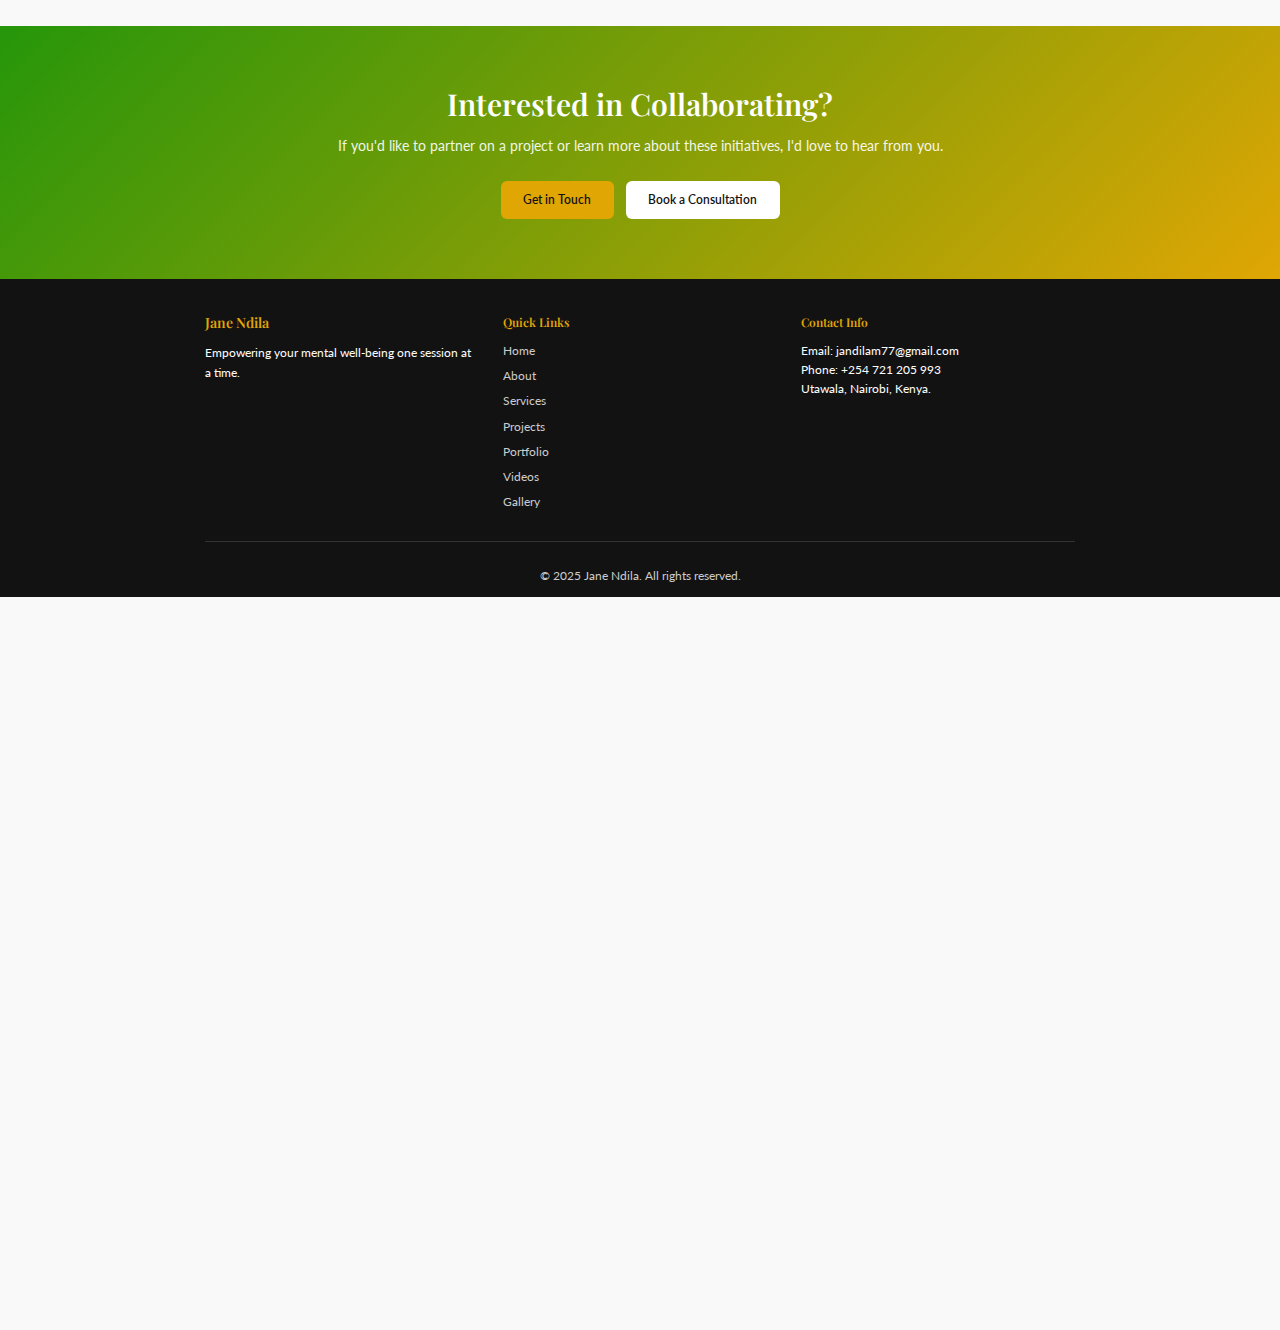
<file: projects.html>
<!DOCTYPE html>
<html lang="en">

<head>
    <meta charset="UTF-8">
    <meta name="viewport" content="width=device-width, initial-scale=1.0">
    <title>Projects | Jane Ndila</title>
    <meta name="description"
        content="Explore Jane Ndila's projects in addiction counselling, executive coaching, and mental health training.">

    <!-- CSS -->
    <link rel="stylesheet" href="style.css">
</head>

<body>
    <!-- Header -->
    <header class="header">
        <nav class="navbar container">
            <ul class="nav-menu">
                <li><a href="index.html" class="nav-link">Home</a></li>
                <li><a href="about.html" class="nav-link">About</a></li>
                <li><a href="services.html" class="nav-link">Services</a></li>
                <li><a href="projects.html" class="nav-link active">Projects</a></li>
                <li><a href="portfolio.html" class="nav-link">Portfolio</a></li>
                <li><a href="videos.html" class="nav-link">Videos</a></li>
                <li><a href="gallery.html" class="nav-link">Gallery</a></li>
                <li><a href="book.html" class="btn btn-primary">Book A Session</a></li>
            </ul>

            <div class="hamburger"><svg viewBox="0 0 24 24" width="24" height="24" fill="currentColor">
                    <path d="M3 18h18v-2H3v2zm0-5h18v-2H3v2zm0-7v2h18V6H3z" />
                </svg></div>
        </nav>
    </header>

    <!-- Projects Hero Section -->
    <section class="hero">
        <div class="hero-image">
            <img src="images/about-profile.JPG" alt="Jane Ndila - Projects" class="profile-image">
        </div>
        <div class="container">
            <div class="hero-content">
                <div class="hero-text">
                    <h1 class="hero-title">My <span style="color: var(--gold);">Projects</span></h1>
                    <p class="hero-subtitle">Initiatives & Programs Making a Difference</p>
                    <p class="hero-description">
                        Dedicated projects focused on community wellness, youth empowerment, and transformative mental
                        health support.
                    </p>
                </div>
            </div>
        </div>
    </section>

    <!-- Projects Grid Section -->
    <section class="section">
        <div class="container">
            <div class="services-grid">
                <!-- Project 1 -->
                <div class="service-card">
                    <div class="service-icon">
                        <svg viewBox="0 0 24 24">
                            <path
                                d="M12 2C6.48 2 2 6.48 2 12s4.48 10 10 10 10-4.48 10-10S17.52 2 12 2zm-2 15l-5-5 1.41-1.41L10 14.17l7.59-7.59L19 8l-9 9z" />
                        </svg>
                    </div>
                    <h3 class="service-title">Youth Empowerment Program</h3>
                    <p>Helping young people build resilience, develop healthy coping mechanisms, and prepare for
                        successful futures through mentorship and counselling.</p>
                </div>

                <!-- Project 2 -->
                <div class="service-card">
                    <div class="service-icon">
                        <svg viewBox="0 0 24 24">
                            <path
                                d="M16.5 12c1.38 0 2.49-1.12 2.49-2.5S17.88 7 16.5 7 14 8.12 14 9.5s1.12 2.5 2.5 2.5zM9 11c1.66 0 2.99-1.34 2.99-3S10.66 5 9 5 6 6.34 6 8s1.34 3 3 3zm7.5 3c-1.83 0-5.5.92-5.5 2.75V19h11v-2.25c0-1.83-3.67-2.75-5.5-2.75z" />
                        </svg>
                    </div>
                    <h3 class="service-title">Community Wellness Initiative</h3>
                    <p>Bringing mental health awareness and resources to underserved communities through workshops,
                        seminars, and accessible counselling services.</p>
                </div>

                <!-- Project 3 -->
                <div class="service-card">
                    <div class="service-icon">
                        <svg viewBox="0 0 24 24">
                            <path
                                d="M19 3H5c-1.1 0-2 .9-2 2v14c0 1.1.9 2 2 2h14c1.1 0 2-.9 2-2V5c0-1.1-.9-2-2-2zm-5 14H7v-2h7v2zm3-4H7v-2h10v2zm0-4H7V7h10v2z" />
                        </svg>
                    </div>
                    <h3 class="service-title">Corporate Training Program</h3>
                    <p>Customized training modules for organizations focused on workplace wellness, stress management,
                        and team dynamics.</p>
                </div>

                <!-- Project 4 -->
                <div class="service-card">
                    <div class="service-icon">
                        <svg viewBox="0 0 24 24">
                            <path
                                d="M12 21.35l-1.45-1.32C5.4 15.36 2 12.28 2 8.5 2 5.42 4.42 3 7.5 3c1.74 0 3.41.81 4.5 2.09C13.09 3.81 14.76 3 16.5 3 19.58 3 22 5.42 22 8.5c0 3.78-3.4 6.86-8.55 11.54L12 21.35z" />
                        </svg>
                    </div>
                    <h3 class="service-title">Addiction Recovery Support</h3>
                    <p>Comprehensive programs supporting individuals and families through the journey of addiction
                        recovery with compassion and evidence-based approaches.</p>
                </div>

                <!-- Project 5 -->
                <div class="service-card">
                    <div class="service-icon">
                        <svg viewBox="0 0 24 24">
                            <path
                                d="M12 3L1 9l4 2.18v6L12 21l7-3.82v-6l2-1.09V17h2V9L12 3zm6.82 6L12 12.72 5.18 9 12 5.28 18.82 9zM17 15.99l-5 2.73-5-2.73v-3.72L12 15l5-2.73v3.72z" />
                        </svg>
                    </div>
                    <h3 class="service-title">Mental Health Education</h3>
                    <p>Educational initiatives aimed at reducing stigma and promoting mental health literacy in schools
                        and community organizations.</p>
                </div>

                <!-- Project 6 -->
                <div class="service-card">
                    <div class="service-icon">
                        <svg viewBox="0 0 24 24">
                            <path
                                d="M20 4H4c-1.1 0-1.99.9-1.99 2L2 18c0 1.1.9 2 2 2h16c1.1 0 2-.9 2-2V6c0-1.1-.9-2-2-2zm-8 6.5c1.38 0 2.5-1.12 2.5-2.5s-1.12-2.5-2.5-2.5S9.5 6.62 9.5 8s1.12 2.5 2.5 2.5zM16 16H8v-.57c0-.81.48-1.53 1.22-1.85.75-.32 1.62-.18 2.26.23.86.56 1.98.56 2.84 0 .64-.41 1.51-.55 2.26-.23.74.32 1.22 1.04 1.22 1.85V16z" />
                        </svg>
                    </div>
                    <h3 class="service-title">Executive Coaching Program</h3>
                    <p>Tailored coaching for business leaders focusing on personal development, leadership skills, and
                        work-life balance.</p>
                </div>
            </div>
        </div>
    </section>

    <!-- CTA Section -->
    <section class="cta-section">
        <div class="container">
            <div class="cta-content">
                <h2>Interested in Collaborating?</h2>
                <p>If you'd like to partner on a project or learn more about these initiatives, I'd love to hear from
                    you.</p>
                <div class="cta-buttons">
                    <a href="contact.html" class="btn btn-primary">Get in Touch</a>
                    <a href="book.html" class="btn btn-secondary"
                        style="background: var(--white); color: var(--dark);">Book a Consultation</a>
                </div>
            </div>
        </div>
    </section>

    <!-- Footer -->
    <footer class="footer">
        <div class="container">
            <div class="footer-grid">
                <div class="footer-brand">
                    <h3>Jane Ndila</h3>
                    <p>Empowering your mental well-being one session at a time.</p>
                </div>

                <div class="footer-links">
                    <h4>Quick Links</h4>
                    <a href="index.html">Home</a>
                    <a href="about.html">About</a>
                    <a href="services.html">Services</a>
                    <a href="projects.html">Projects</a>
                    <a href="portfolio.html">Portfolio</a>
                    <a href="videos.html">Videos</a>
                    <a href="gallery.html">Gallery</a>
                </div>

                <div class="footer-contact">
                    <h4>Contact Info</h4>
                    <p>Email: jandilam77@gmail.com</p>
                    <p>Phone: +254 721 205 993</p>
                    <p>Utawala, Nairobi, Kenya.</p>
                </div>
            </div>

            <div class="footer-bottom">
                <p>&copy; 2025 Jane Ndila. All rights reserved.</p>
            </div>
        </div>
    </footer>

    <!-- JavaScript -->
    <script src="script.js"></script>
</body>

</html>
</file>
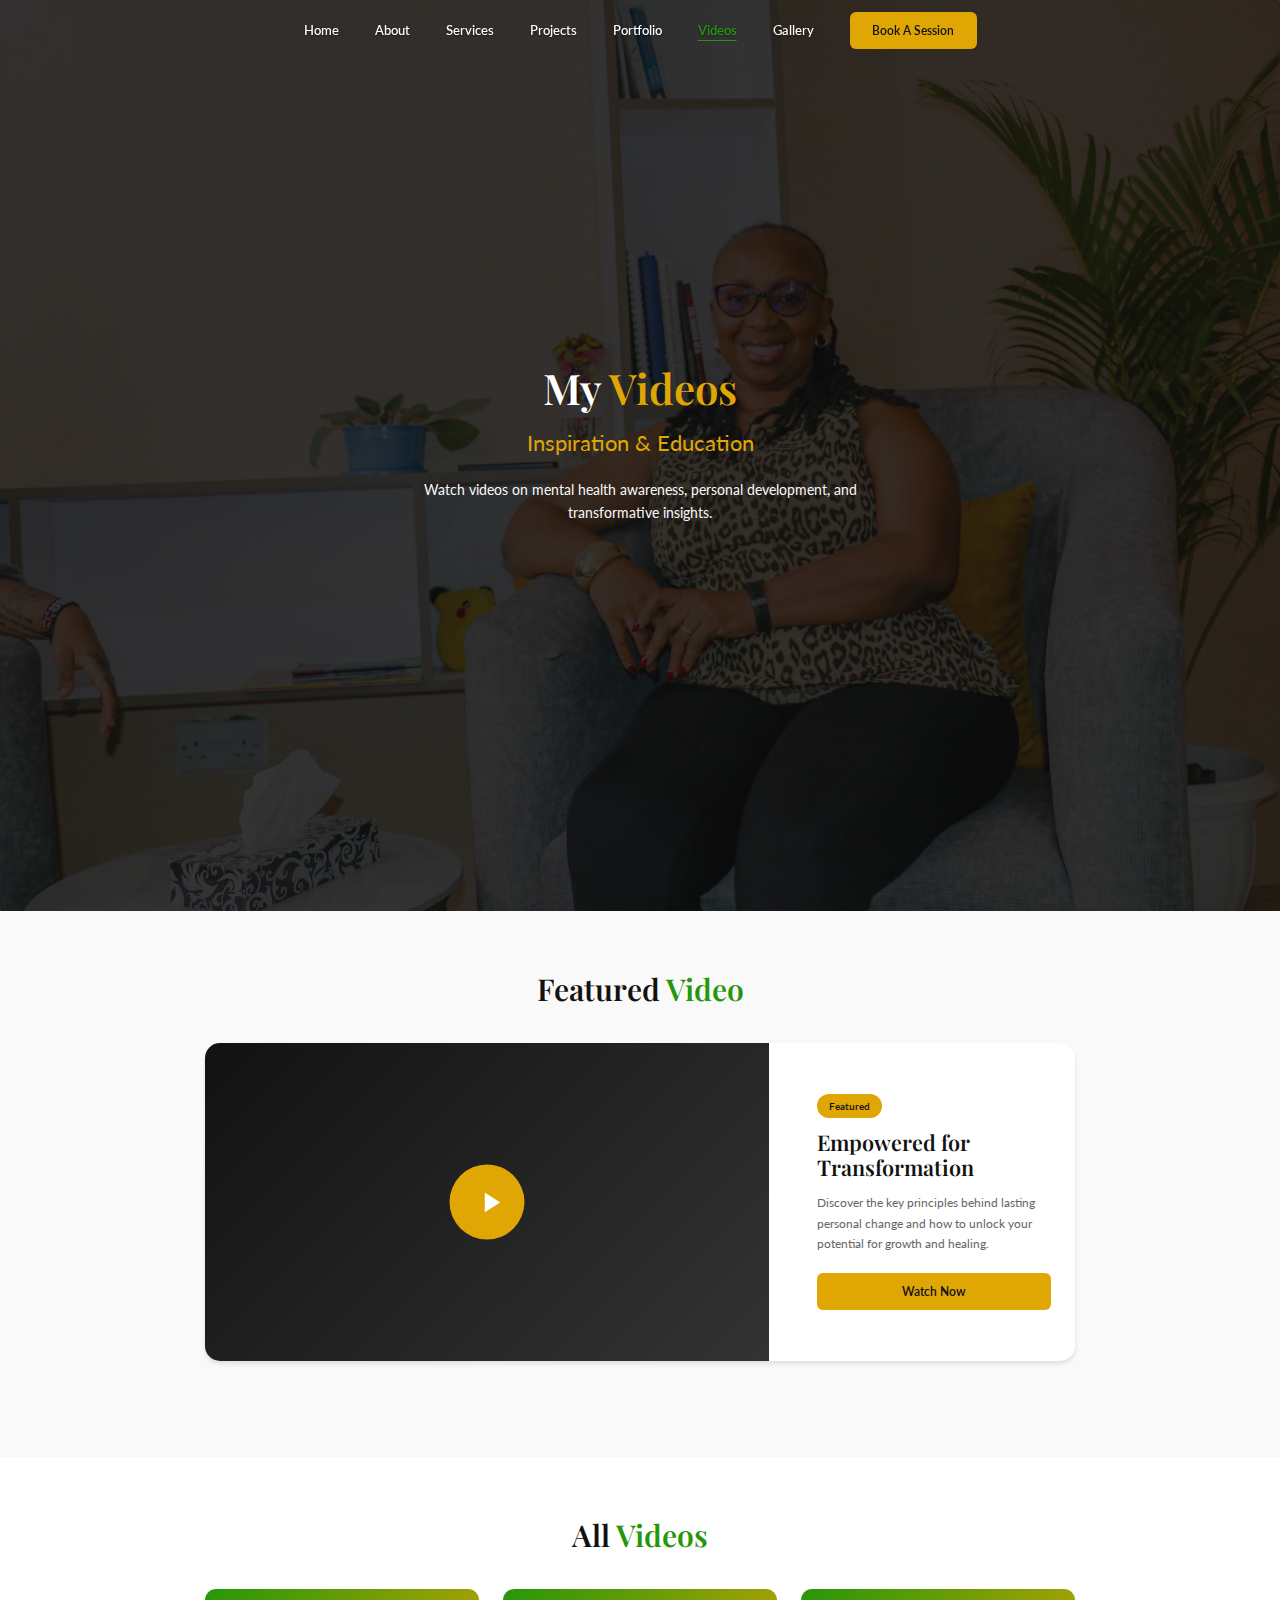
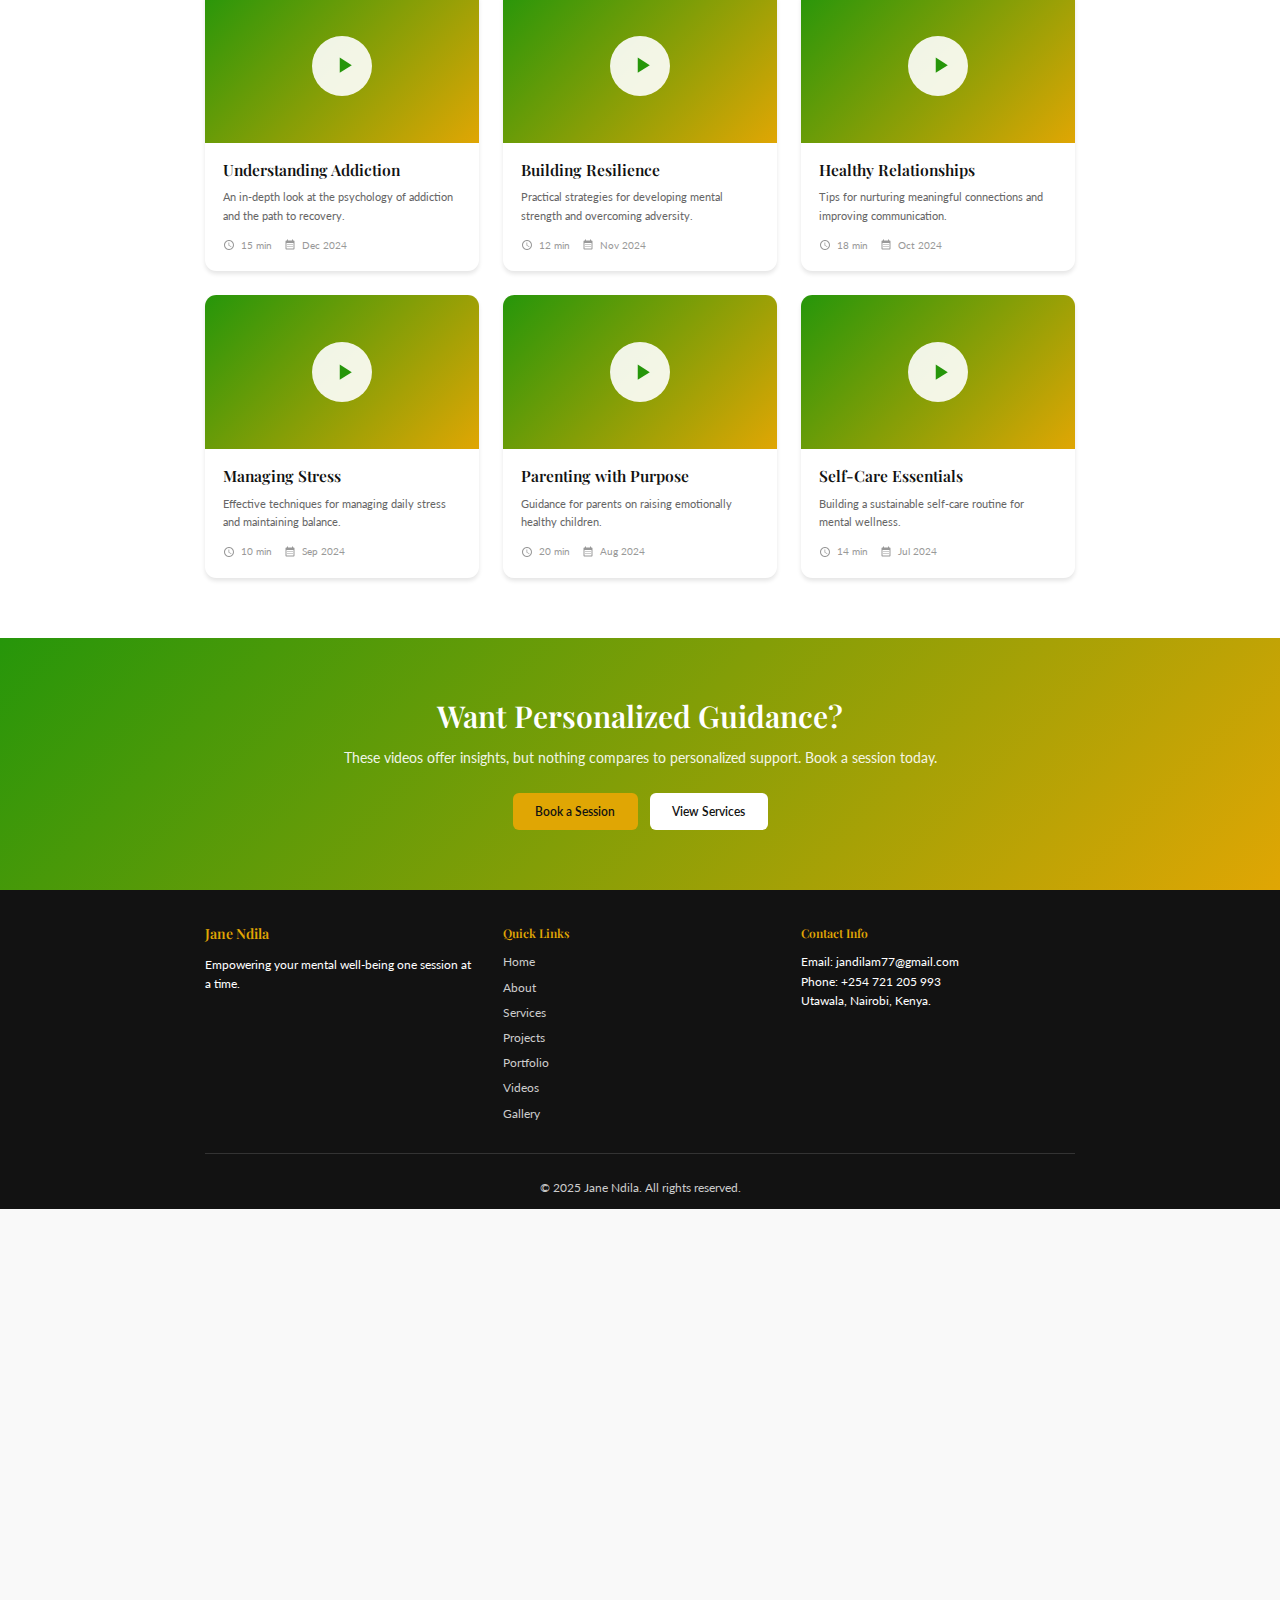
<file: videos.html>
<!DOCTYPE html>
<html lang="en">

<head>
    <meta charset="UTF-8">
    <meta name="viewport" content="width=device-width, initial-scale=1.0">
    <title>Videos | Jane Ndila</title>
    <meta name="description"
        content="Watch inspiring videos from Jane Ndila on mental health, addiction recovery, and personal development.">

    <!-- CSS -->
    <link rel="stylesheet" href="style.css">

    <style>
        /* Videos Page Specific Styles */
        .videos-grid {
            display: grid;
            grid-template-columns: repeat(auto-fit, minmax(350px, 1fr));
            gap: 2rem;
            margin-top: 3rem;
        }

        .video-card {
            background: var(--white);
            border-radius: 15px;
            overflow: hidden;
            box-shadow: var(--shadow);
            transition: var(--transition);
        }

        .video-card:hover {
            transform: translateY(-5px);
            box-shadow: 0 10px 30px rgba(0, 0, 0, 0.15);
        }

        .video-thumbnail {
            position: relative;
            padding-top: 56.25%;
            /* 16:9 aspect ratio */
            background: linear-gradient(135deg, var(--leafy-green) 0%, var(--gold) 100%);
            overflow: hidden;
        }

        .video-thumbnail .play-button {
            position: absolute;
            top: 50%;
            left: 50%;
            transform: translate(-50%, -50%);
            width: 80px;
            height: 80px;
            background: rgba(255, 255, 255, 0.9);
            border-radius: 50%;
            display: flex;
            align-items: center;
            justify-content: center;
            cursor: pointer;
            transition: var(--transition);
        }

        .video-thumbnail .play-button:hover {
            background: var(--white);
            transform: translate(-50%, -50%) scale(1.1);
        }

        .video-thumbnail .play-button svg {
            width: 35px;
            height: 35px;
            fill: var(--leafy-green);
            margin-left: 5px;
        }

        .video-info {
            padding: 1.5rem;
        }

        .video-title {
            font-size: 1.3rem;
            color: var(--dark);
            margin-bottom: 0.75rem;
        }

        .video-description {
            color: #666;
            font-size: 0.95rem;
            line-height: 1.6;
            margin-bottom: 1rem;
        }

        .video-meta {
            display: flex;
            gap: 1rem;
            font-size: 0.85rem;
            color: #999;
        }

        .video-meta span {
            display: flex;
            align-items: center;
            gap: 0.5rem;
        }

        .video-meta svg {
            width: 16px;
            height: 16px;
            fill: #999;
        }

        .featured-video {
            margin-bottom: 3rem;
        }

        .featured-video-container {
            display: grid;
            grid-template-columns: 2fr 1fr;
            gap: 2rem;
            background: var(--white);
            border-radius: 20px;
            overflow: hidden;
            box-shadow: var(--shadow);
        }

        .featured-video-player {
            position: relative;
            padding-top: 56.25%;
            background: linear-gradient(135deg, var(--dark) 0%, #333 100%);
        }

        .featured-video-player .play-button {
            position: absolute;
            top: 50%;
            left: 50%;
            transform: translate(-50%, -50%);
            width: 100px;
            height: 100px;
            background: var(--gold);
            border-radius: 50%;
            display: flex;
            align-items: center;
            justify-content: center;
            cursor: pointer;
            transition: var(--transition);
        }

        .featured-video-player .play-button:hover {
            background: var(--leafy-green);
            transform: translate(-50%, -50%) scale(1.1);
        }

        .featured-video-player .play-button svg {
            width: 45px;
            height: 45px;
            fill: var(--white);
            margin-left: 8px;
        }

        .featured-video-info {
            padding: 2rem;
            display: flex;
            flex-direction: column;
            justify-content: center;
        }

        .featured-tag {
            display: inline-block;
            background: var(--gold);
            color: var(--dark);
            padding: 0.3rem 1rem;
            border-radius: 20px;
            font-size: 0.85rem;
            font-weight: 600;
            margin-bottom: 1rem;
            width: fit-content;
        }

        .featured-video-info h3 {
            font-size: 1.8rem;
            color: var(--dark);
            margin-bottom: 1rem;
        }

        .featured-video-info p {
            color: #666;
            line-height: 1.7;
            margin-bottom: 1.5rem;
        }

        @media (max-width: 768px) {
            .featured-video-container {
                grid-template-columns: 1fr;
            }

            .videos-grid {
                grid-template-columns: 1fr;
            }
        }
    </style>
</head>

<body>
    <!-- Header -->
    <header class="header">
        <nav class="navbar container">
            <ul class="nav-menu">
                <li><a href="index.html" class="nav-link">Home</a></li>
                <li><a href="about.html" class="nav-link">About</a></li>
                <li><a href="services.html" class="nav-link">Services</a></li>
                <li><a href="projects.html" class="nav-link">Projects</a></li>
                <li><a href="portfolio.html" class="nav-link">Portfolio</a></li>
                <li><a href="videos.html" class="nav-link active">Videos</a></li>
                <li><a href="gallery.html" class="nav-link">Gallery</a></li>
                <li><a href="book.html" class="btn btn-primary">Book A Session</a></li>
            </ul>

            <div class="hamburger"><svg viewBox="0 0 24 24" width="24" height="24" fill="currentColor">
                    <path d="M3 18h18v-2H3v2zm0-5h18v-2H3v2zm0-7v2h18V6H3z" />
                </svg></div>
        </nav>
    </header>

    <!-- Videos Hero Section -->
    <section class="hero">
        <div class="hero-image">
            <img src="images/Janes-approach.JPG" alt="Jane Ndila - Videos" class="profile-image">
        </div>
        <div class="container">
            <div class="hero-content">
                <div class="hero-text">
                    <h1 class="hero-title">My <span style="color: var(--gold);">Videos</span></h1>
                    <p class="hero-subtitle">Inspiration & Education</p>
                    <p class="hero-description">
                        Watch videos on mental health awareness, personal development, and transformative insights.
                    </p>
                </div>
            </div>
        </div>
    </section>

    <!-- Featured Video Section -->
    <section class="section">
        <div class="container">
            <h2 class="section-title">Featured <span>Video</span></h2>
            <div class="featured-video">
                <div class="featured-video-container">
                    <div class="featured-video-player">
                        <div class="play-button">
                            <svg viewBox="0 0 24 24">
                                <path d="M8 5v14l11-7z" />
                            </svg>
                        </div>
                    </div>
                    <div class="featured-video-info">
                        <span class="featured-tag">Featured</span>
                        <h3>Empowered for Transformation</h3>
                        <p>Discover the key principles behind lasting personal change and how to unlock your potential
                            for growth and healing.</p>
                        <a href="#" class="btn btn-primary">Watch Now</a>
                    </div>
                </div>
            </div>
        </div>
    </section>

    <!-- All Videos Section -->
    <section class="section" style="background: var(--white);">
        <div class="container">
            <h2 class="section-title">All <span>Videos</span></h2>
            <div class="videos-grid">
                <!-- Video 1 -->
                <div class="video-card">
                    <div class="video-thumbnail">
                        <div class="play-button">
                            <svg viewBox="0 0 24 24">
                                <path d="M8 5v14l11-7z" />
                            </svg>
                        </div>
                    </div>
                    <div class="video-info">
                        <h3 class="video-title">Understanding Addiction</h3>
                        <p class="video-description">An in-depth look at the psychology of addiction and the path to
                            recovery.</p>
                        <div class="video-meta">
                            <span><svg viewBox="0 0 24 24">
                                    <path
                                        d="M11.99 2C6.47 2 2 6.48 2 12s4.47 10 9.99 10C17.52 22 22 17.52 22 12S17.52 2 11.99 2zM12 20c-4.42 0-8-3.58-8-8s3.58-8 8-8 8 3.58 8 8-3.58 8-8 8zm.5-13H11v6l5.25 3.15.75-1.23-4.5-2.67z" />
                                </svg> 15 min</span>
                            <span><svg viewBox="0 0 24 24">
                                    <path
                                        d="M19 3h-1V1h-2v2H8V1H6v2H5c-1.11 0-1.99.9-1.99 2L3 19c0 1.1.89 2 2 2h14c1.1 0 2-.9 2-2V5c0-1.1-.9-2-2-2zm0 16H5V8h14v11zM9 10H7v2h2v-2zm4 0h-2v2h2v-2zm4 0h-2v2h2v-2zm-8 4H7v2h2v-2zm4 0h-2v2h2v-2zm4 0h-2v2h2v-2z" />
                                </svg> Dec 2024</span>
                        </div>
                    </div>
                </div>

                <!-- Video 2 -->
                <div class="video-card">
                    <div class="video-thumbnail">
                        <div class="play-button">
                            <svg viewBox="0 0 24 24">
                                <path d="M8 5v14l11-7z" />
                            </svg>
                        </div>
                    </div>
                    <div class="video-info">
                        <h3 class="video-title">Building Resilience</h3>
                        <p class="video-description">Practical strategies for developing mental strength and overcoming
                            adversity.</p>
                        <div class="video-meta">
                            <span><svg viewBox="0 0 24 24">
                                    <path
                                        d="M11.99 2C6.47 2 2 6.48 2 12s4.47 10 9.99 10C17.52 22 22 17.52 22 12S17.52 2 11.99 2zM12 20c-4.42 0-8-3.58-8-8s3.58-8 8-8 8 3.58 8 8-3.58 8-8 8zm.5-13H11v6l5.25 3.15.75-1.23-4.5-2.67z" />
                                </svg> 12 min</span>
                            <span><svg viewBox="0 0 24 24">
                                    <path
                                        d="M19 3h-1V1h-2v2H8V1H6v2H5c-1.11 0-1.99.9-1.99 2L3 19c0 1.1.89 2 2 2h14c1.1 0 2-.9 2-2V5c0-1.1-.9-2-2-2zm0 16H5V8h14v11zM9 10H7v2h2v-2zm4 0h-2v2h2v-2zm4 0h-2v2h2v-2zm-8 4H7v2h2v-2zm4 0h-2v2h2v-2zm4 0h-2v2h2v-2z" />
                                </svg> Nov 2024</span>
                        </div>
                    </div>
                </div>

                <!-- Video 3 -->
                <div class="video-card">
                    <div class="video-thumbnail">
                        <div class="play-button">
                            <svg viewBox="0 0 24 24">
                                <path d="M8 5v14l11-7z" />
                            </svg>
                        </div>
                    </div>
                    <div class="video-info">
                        <h3 class="video-title">Healthy Relationships</h3>
                        <p class="video-description">Tips for nurturing meaningful connections and improving
                            communication.</p>
                        <div class="video-meta">
                            <span><svg viewBox="0 0 24 24">
                                    <path
                                        d="M11.99 2C6.47 2 2 6.48 2 12s4.47 10 9.99 10C17.52 22 22 17.52 22 12S17.52 2 11.99 2zM12 20c-4.42 0-8-3.58-8-8s3.58-8 8-8 8 3.58 8 8-3.58 8-8 8zm.5-13H11v6l5.25 3.15.75-1.23-4.5-2.67z" />
                                </svg> 18 min</span>
                            <span><svg viewBox="0 0 24 24">
                                    <path
                                        d="M19 3h-1V1h-2v2H8V1H6v2H5c-1.11 0-1.99.9-1.99 2L3 19c0 1.1.89 2 2 2h14c1.1 0 2-.9 2-2V5c0-1.1-.9-2-2-2zm0 16H5V8h14v11zM9 10H7v2h2v-2zm4 0h-2v2h2v-2zm4 0h-2v2h2v-2zm-8 4H7v2h2v-2zm4 0h-2v2h2v-2zm4 0h-2v2h2v-2z" />
                                </svg> Oct 2024</span>
                        </div>
                    </div>
                </div>

                <!-- Video 4 -->
                <div class="video-card">
                    <div class="video-thumbnail">
                        <div class="play-button">
                            <svg viewBox="0 0 24 24">
                                <path d="M8 5v14l11-7z" />
                            </svg>
                        </div>
                    </div>
                    <div class="video-info">
                        <h3 class="video-title">Managing Stress</h3>
                        <p class="video-description">Effective techniques for managing daily stress and maintaining
                            balance.</p>
                        <div class="video-meta">
                            <span><svg viewBox="0 0 24 24">
                                    <path
                                        d="M11.99 2C6.47 2 2 6.48 2 12s4.47 10 9.99 10C17.52 22 22 17.52 22 12S17.52 2 11.99 2zM12 20c-4.42 0-8-3.58-8-8s3.58-8 8-8 8 3.58 8 8-3.58 8-8 8zm.5-13H11v6l5.25 3.15.75-1.23-4.5-2.67z" />
                                </svg> 10 min</span>
                            <span><svg viewBox="0 0 24 24">
                                    <path
                                        d="M19 3h-1V1h-2v2H8V1H6v2H5c-1.11 0-1.99.9-1.99 2L3 19c0 1.1.89 2 2 2h14c1.1 0 2-.9 2-2V5c0-1.1-.9-2-2-2zm0 16H5V8h14v11zM9 10H7v2h2v-2zm4 0h-2v2h2v-2zm4 0h-2v2h2v-2zm-8 4H7v2h2v-2zm4 0h-2v2h2v-2zm4 0h-2v2h2v-2z" />
                                </svg> Sep 2024</span>
                        </div>
                    </div>
                </div>

                <!-- Video 5 -->
                <div class="video-card">
                    <div class="video-thumbnail">
                        <div class="play-button">
                            <svg viewBox="0 0 24 24">
                                <path d="M8 5v14l11-7z" />
                            </svg>
                        </div>
                    </div>
                    <div class="video-info">
                        <h3 class="video-title">Parenting with Purpose</h3>
                        <p class="video-description">Guidance for parents on raising emotionally healthy children.</p>
                        <div class="video-meta">
                            <span><svg viewBox="0 0 24 24">
                                    <path
                                        d="M11.99 2C6.47 2 2 6.48 2 12s4.47 10 9.99 10C17.52 22 22 17.52 22 12S17.52 2 11.99 2zM12 20c-4.42 0-8-3.58-8-8s3.58-8 8-8 8 3.58 8 8-3.58 8-8 8zm.5-13H11v6l5.25 3.15.75-1.23-4.5-2.67z" />
                                </svg> 20 min</span>
                            <span><svg viewBox="0 0 24 24">
                                    <path
                                        d="M19 3h-1V1h-2v2H8V1H6v2H5c-1.11 0-1.99.9-1.99 2L3 19c0 1.1.89 2 2 2h14c1.1 0 2-.9 2-2V5c0-1.1-.9-2-2-2zm0 16H5V8h14v11zM9 10H7v2h2v-2zm4 0h-2v2h2v-2zm4 0h-2v2h2v-2zm-8 4H7v2h2v-2zm4 0h-2v2h2v-2zm4 0h-2v2h2v-2z" />
                                </svg> Aug 2024</span>
                        </div>
                    </div>
                </div>

                <!-- Video 6 -->
                <div class="video-card">
                    <div class="video-thumbnail">
                        <div class="play-button">
                            <svg viewBox="0 0 24 24">
                                <path d="M8 5v14l11-7z" />
                            </svg>
                        </div>
                    </div>
                    <div class="video-info">
                        <h3 class="video-title">Self-Care Essentials</h3>
                        <p class="video-description">Building a sustainable self-care routine for mental wellness.</p>
                        <div class="video-meta">
                            <span><svg viewBox="0 0 24 24">
                                    <path
                                        d="M11.99 2C6.47 2 2 6.48 2 12s4.47 10 9.99 10C17.52 22 22 17.52 22 12S17.52 2 11.99 2zM12 20c-4.42 0-8-3.58-8-8s3.58-8 8-8 8 3.58 8 8-3.58 8-8 8zm.5-13H11v6l5.25 3.15.75-1.23-4.5-2.67z" />
                                </svg> 14 min</span>
                            <span><svg viewBox="0 0 24 24">
                                    <path
                                        d="M19 3h-1V1h-2v2H8V1H6v2H5c-1.11 0-1.99.9-1.99 2L3 19c0 1.1.89 2 2 2h14c1.1 0 2-.9 2-2V5c0-1.1-.9-2-2-2zm0 16H5V8h14v11zM9 10H7v2h2v-2zm4 0h-2v2h2v-2zm4 0h-2v2h2v-2zm-8 4H7v2h2v-2zm4 0h-2v2h2v-2zm4 0h-2v2h2v-2z" />
                                </svg> Jul 2024</span>
                        </div>
                    </div>
                </div>
            </div>
        </div>
    </section>

    <!-- CTA Section -->
    <section class="cta-section">
        <div class="container">
            <div class="cta-content">
                <h2>Want Personalized Guidance?</h2>
                <p>These videos offer insights, but nothing compares to personalized support. Book a session today.</p>
                <div class="cta-buttons">
                    <a href="book.html" class="btn btn-primary">Book a Session</a>
                    <a href="services.html" class="btn btn-secondary"
                        style="background: var(--white); color: var(--dark);">View Services</a>
                </div>
            </div>
        </div>
    </section>

    <!-- Footer -->
    <footer class="footer">
        <div class="container">
            <div class="footer-grid">
                <div class="footer-brand">
                    <h3>Jane Ndila</h3>
                    <p>Empowering your mental well-being one session at a time.</p>
                </div>

                <div class="footer-links">
                    <h4>Quick Links</h4>
                    <a href="index.html">Home</a>
                    <a href="about.html">About</a>
                    <a href="services.html">Services</a>
                    <a href="projects.html">Projects</a>
                    <a href="portfolio.html">Portfolio</a>
                    <a href="videos.html">Videos</a>
                    <a href="gallery.html">Gallery</a>
                </div>

                <div class="footer-contact">
                    <h4>Contact Info</h4>
                    <p>Email: jandilam77@gmail.com</p>
                    <p>Phone: +254 721 205 993</p>
                    <p>Utawala, Nairobi, Kenya.</p>
                </div>
            </div>

            <div class="footer-bottom">
                <p>&copy; 2025 Jane Ndila. All rights reserved.</p>
            </div>
        </div>
    </footer>

    <!-- JavaScript -->
    <script src="script.js"></script>
</body>

</html>
</file>
<file: style.css>
/* ===== GOOGLE FONTS ===== */
@import url('https://fonts.googleapis.com/css2?family=Lato:ital,wght@0,300;0,400;0,700;1,400&family=Playfair+Display:ital,wght@0,400;0,600;0,700;1,400&display=swap');

/* ===== CSS VARIABLES ===== */
:root {
  --leafy-green: #26960a;
  --gold: #e0a604;
  --dark: #121212;
  --off-white: #F9F9F9;
  --white: #FFFFFF;
  
  --heading-font: 'Playfair Display', serif;
  --body-font: 'Lato', sans-serif;
  
  --shadow: 0 4px 6px rgba(0, 0, 0, 0.1);
  --transition: all 0.3s ease;
}

/* ===== RESET & BASE STYLES ===== */
* {
  margin: 0;
  padding: 0;
  box-sizing: border-box;
}

html {
  scroll-behavior: smooth;
}

body {
  font-family: var(--body-font);
  color: var(--dark);
  background-color: var(--off-white);
  line-height: 1.6;
  zoom: 75%;
}

h1, h2, h3, h4, h5, h6 {
  font-family: var(--heading-font);
  font-weight: 600;
  line-height: 1.2;
}

a {
  text-decoration: none;
  color: inherit;
  transition: var(--transition);
}

img {
  max-width: 100%;
  height: auto;
}

.container {
  width: 90%;
  max-width: 1200px;
  margin: 0 auto;
  padding: 0 20px;
}

/* ===== BUTTON STYLES ===== */
.btn {
  display: inline-block;
  padding: 12px 30px;
  border-radius: 8px;
  font-weight: 600;
  text-align: center;
  transition: var(--transition);
  border: none;
  cursor: pointer;
  font-size: 1rem;
}

.btn-primary {
  background-color: var(--gold);
  color: var(--dark);
}

.btn-primary:hover {
  background-color: var(--leafy-green);
  color: var(--white);
  transform: translateY(-2px);
}

.btn-secondary {
  background-color: var(--leafy-green);
  color: var(--white);
}

.btn-secondary:hover {
  background-color: var(--gold);
  color: var(--dark);
  transform: translateY(-2px);
}

/* ===== HEADER & NAVIGATION ===== */
.header {
  background-color: transparent;
  position: fixed;
  width: 100%;
  top: 0;
  z-index: 1000;
  transition: var(--transition);
}

.header.scrolled {
  background-color: var(--white);
  box-shadow: var(--shadow);
}

.navbar {
  display: flex;
  justify-content: center; /* AMENDMENT: This will center the navigation items as a group. */
  align-items: center;
  padding: 1rem 2rem; /* AMENDMENT: Adjusted padding */
  width: 100%; /* AMENDMENT: Ensure navbar spans the full width */
}

.logo {
  font-family: var(--heading-font);
  font-size: 1.8rem;
  font-weight: 700;
  color: var(--leafy-green);
  /* Note: To place a logo on the far left, you would change .navbar justify-content to space-between and add `margin-right: auto;` here. */
}

.nav-menu {
  display: flex;
  list-style: none;
  gap: 3rem; /* AMENDMENT: Increased gap for better spacing between nav links */
  align-items: center; /* Ensures button and links are vertically aligned */
}

.nav-link {
  color: var(--white);
  font-weight: 500;
  text-shadow: 0 1px 3px rgba(0,0,0,0.4);
  position: relative;
  padding-bottom: 0.25rem;
  font-size: 1.1rem; /* AMENDMENT: Increased font size for better visibility */
}

.nav-link:hover {
  color: var(--leafy-green);
}

.header.scrolled .nav-link {
  color: var(--dark);
  text-shadow: none;
}

.header.scrolled .nav-link:hover {
  color: var(--leafy-green);
}

.nav-link::after {
    content: '';
    position: absolute;
    bottom: 0;
    left: 50%;
    transform: translateX(-50%);
    width: 0;
    height: 2px;
    background-color: var(--leafy-green);
    transition: width 0.3s ease;
}

.nav-link:hover::after,
.nav-link.active::after {
    width: 100%;
}

.hamburger {
  display: none;
  cursor: pointer;
  font-size: 1.5rem;
  color: var(--white); /* Make hamburger icon white */
  text-shadow: 0 1px 3px rgba(0,0,0,0.4); /* Add shadow for visibility */
}

.header.scrolled .hamburger {
  color: var(--dark); /* Change color on scroll */
  text-shadow: none;
}

/* ===== HERO SECTION ===== */
.hero {
  min-height: 135vh; /* AMENDMENT: Adjusted height for better vertical centering */
  display: flex;
  /* These two properties work together to perfectly center the .hero-content block */
  align-items: center; /* Vertically centers */
  justify-content: center; /* Horizontally centers */
  position: relative;
  padding: 0 20px; /* Removed top/bottom padding to rely on flex centering */
  color: var(--white);
  text-align: center;
  overflow: hidden;
}

.hero::before {
  content: '';
  position: absolute;
  top: 0;
  left: 0;
  width: 100%;
  height: 100%;
  background: rgba(18, 18, 18, 0.6);
  z-index: 1;
}

.hero-content {
  position: relative;
  z-index: 2;
  max-width: 800px;
  width: 100%;
  margin: 0 auto; /* This will center the content block */
  /* AMENDMENT: This is a more robust way to center the content block and everything inside it. */
  display: flex;
  flex-direction: column;
  align-items: center; /* This centers all child elements (h1, p, buttons div) horizontally */
}

.hero-text {
  text-align: center; /* This ensures the text inside p/h1 is centered, backing up the flex alignment */
}

.hero-title {
  font-size: 3.5rem;
  margin-bottom: 1rem;
  color: var(--white);
}

.hero-subtitle {
  font-size: 1.8rem;
  color: var(--gold);
  margin-bottom: 1.5rem;
}

.hero-description {
  font-size: 1.2rem;
  color: var(--off-white);
  margin-bottom: 2rem;
  max-width: 600px;
  margin-left: auto;
  margin-right: auto;
}

.hero-buttons {
  display: flex;
  gap: 1rem;
  flex-wrap: wrap;
  justify-content: center;
}

.hero-image {
  position: absolute;
  top: 0;
  left: 0;
  width: 100%;
  height: 100%;
  z-index: 0;
}

.profile-image {
  width: 100%;
  height: 100%;
  object-fit: cover;
  object-position: center 30%;
  border-radius: 2px;
  border: none;
  box-shadow: none;
  background: rgba(18, 18, 18, 0.6);
}


/* ===== SECTIONS ===== */
.section {
  padding: 80px 0;
}

.section-title {
  font-size: 2.5rem;
  text-align: center;
  margin-bottom: 3rem;
  color: var(--dark);
}

.section-title span {
  color: var(--leafy-green);
}

/* ===== SERVICE ICONS ===== */
.service-icon {
  width: 80px;
  height: 80px;
  margin: 0 auto 1.5rem;
  background: linear-gradient(135deg, var(--leafy-green) 0%, var(--gold) 100%);
  border-radius: 50%;
  display: flex;
  align-items: center;
  justify-content: center;
  transition: var(--transition);
}

.service-card:hover .service-icon {
  transform: scale(1.1) rotate(5deg);
}

.service-icon svg {
  width: 40px;
  height: 40px;
  fill: var(--white);
}

/* ===== SERVICES GRID ===== */
.services-grid {
  display: grid;
  grid-template-columns: repeat(auto-fit, minmax(300px, 1fr));
  gap: 2rem;
  margin-top: 3rem;
}

.service-card {
  background: var(--white);
  padding: 2rem;
  border-radius: 10px;
  box-shadow: var(--shadow);
  text-align: center;
  transition: var(--transition);
}

.service-card:hover {
  transform: translateY(-5px);
}

.service-title {
  font-size: 1.5rem;
  margin-bottom: 1rem;
  color: var(--dark);
}

/* ===== FOOTER ===== */
.footer {
  background-color: var(--dark);
  color: var(--white);
  padding: 3rem 0 1rem;
}

.footer-grid {
  display: grid;
  grid-template-columns: repeat(auto-fit, minmax(250px, 1fr));
  gap: 2rem;
  margin-bottom: 2rem;
}

.footer-brand h3 {
  color: var(--gold);
  margin-bottom: 1rem;
}

.footer-links h4,
.footer-contact h4 {
  margin-bottom: 1rem;
  color: var(--gold);
}

.footer-links a {
  display: block;
  margin-bottom: 0.5rem;
  color: #ccc;
}

.footer-links a:hover {
  color: var(--gold);
}

.footer-bottom {
  text-align: center;
  padding-top: 2rem;
  border-top: 1px solid #333;
  color: #ccc;
}

/* ===== RESPONSIVE DESIGN ===== */
@media (max-width: 768px) {
  .hamburger {
    display: block;
  }
  
  .nav-menu {
    position: fixed;
    left: -100%;
    top: 70px;
    flex-direction: column;
    background-color: var(--white);
    width: 100%;
    text-align: center;
    transition: 0.3s;
    box-shadow: var(--shadow);
    padding: 2rem 0;
  }
  
  .nav-menu.active {
    left: 0;
  }
  
  .hero-content {
    grid-template-columns: 1fr;
    text-align: center;
  }
  
  .hero-title {
    font-size: 2.5rem;
  }
  
  .hero-subtitle {
    font-size: 1.5rem;
  }
  
  .services-grid {
    grid-template-columns: 1fr;
  }
}
/* ===== ABOUT PAGE SPECIFIC STYLES ===== */

/* About Hero Section */
.about-hero {
    padding: 140px 0 80px;
    background: linear-gradient(135deg, var(--off-white) 0%, rgba(109, 174, 129, 0.1) 100%);
}

.about-hero-content {
    display: grid;
    grid-template-columns: 1fr 1fr;
    gap: 4rem;
    align-items: center;
}

.about-hero-image {
    text-align: center;
}

.about-profile-image {
    width: 400px;
    height: 500px;
    object-fit: cover;
    border-radius: 20px;
    box-shadow: var(--shadow);
    border: 4px solid var(--gold);
}

.about-hero-text h1 {
    font-size: 3.5rem;
    color: var(--dark);
    margin-bottom: 1rem;
}

.professional-title {
    font-size: 1.3rem;
    color: var(--leafy-green);
    font-weight: 600;
    margin-bottom: 2rem;
}

.hero-quote {
    font-size: 1.4rem;
    font-style: italic;
    color: #666;
    border-left: 4px solid var(--gold);
    padding-left: 1.5rem;
    margin-top: 2rem;
}

/* Journey Section */
.journey-content {
    display: grid;
    grid-template-columns: 2fr 1fr;
    gap: 4rem;
    align-items: start;
}

.journey-stats {
    display: flex;
    flex-direction: column;
    gap: 2rem;
}

.stat-item {
    text-align: center;
    padding: 2rem;
    background: var(--white);
    border-radius: 10px;
    box-shadow: var(--shadow);
}

.stat-number {
    font-size: 3rem;
    font-weight: 700;
    color: var(--leafy-green);
    margin-bottom: 0.5rem;
}

.stat-label {
    font-size: 1.1rem;
    color: var(--dark);
    font-weight: 600;
}

/* Qualifications Grid */
.qualifications-grid {
    display: grid;
    grid-template-columns: repeat(auto-fit, minmax(350px, 1fr));
    gap: 2rem;
    margin-top: 3rem;
}

.qualification-card {
    background: var(--off-white);
    padding: 2.5rem;
    border-radius: 15px;
    border-left: 5px solid var(--gold);
    transition: var(--transition);
}

.qualification-card:hover {
    transform: translateY(-5px);
    box-shadow: var(--shadow);
}

.qualification-icon {
    width: 60px;
    height: 60px;
    background: var(--leafy-green);
    border-radius: 50%;
    display: flex;
    align-items: center;
    justify-content: center;
    margin-bottom: 1.5rem;
}

.qualification-icon svg {
    width: 30px;
    height: 30px;
    fill: var(--white);
}

.qualification-card h3 {
    font-size: 1.5rem;
    margin-bottom: 1.5rem;
    color: var(--dark);
}

.qualification-card ul {
    list-style: none;
    padding-left: 0;
}

.qualification-card li {
    padding: 0.5rem 0;
    border-bottom: 1px solid #eee;
    position: relative;
    padding-left: 1.5rem;
}

.qualification-card li:before {
    content: "✓";
    color: var(--leafy-green);
    font-weight: bold;
    position: absolute;
    left: 0;
}

/* Philosophy Section */
.philosophy-content {
    display: grid;
    grid-template-columns: 2fr 1fr;
    gap: 4rem;
    align-items: center;
}

.philosophy-quote {
    font-size: 1.4rem;
    font-style: italic;
    color: #555;
    border-left: 4px solid var(--leafy-green);
    padding-left: 2rem;
    margin: 2rem 0;
}

.approach-points {
    margin-top: 2rem;
}

.approach-point {
    margin-bottom: 2rem;
}

.approach-point h4 {
    color: var(--leafy-green);
    margin-bottom: 0.5rem;
    font-size: 1.2rem;
}

.philosophy-image {
    text-align: center;
}

.philosophy-img {
    width: 100%;
    max-width: 300px;
    border-radius: 15px;
    box-shadow: var(--shadow);
}

/* Benefits Grid */
.benefits-grid {
    display: grid;
    grid-template-columns: repeat(auto-fit, minmax(250px, 1fr));
    gap: 2rem;
    margin-top: 3rem;
}

.benefit-item {
    text-align: center;
    padding: 2rem;
}

.benefit-icon {
    width: 70px;
    height: 70px;
    background: linear-gradient(135deg, var(--leafy-green) 0%, var(--gold) 100%);
    border-radius: 50%;
    display: flex;
    align-items: center;
    justify-content: center;
    margin: 0 auto 1.5rem;
}

.benefit-icon svg {
    width: 35px;
    height: 35px;
    fill: var(--white);
}

.benefit-item h3 {
    font-size: 1.3rem;
    margin-bottom: 1rem;
    color: var(--dark);
}

/* CTA Section */
.cta-section {
    background: linear-gradient(135deg, var(--leafy-green) 0%, var(--gold) 100%);
    padding: 80px 0;
    text-align: center;
    color: var(--white);
}

.cta-content h2 {
    font-size: 2.5rem;
    margin-bottom: 1rem;
    color: var(--white);
}

.cta-content p {
    font-size: 1.2rem;
    margin-bottom: 2rem;
    opacity: 0.9;
}

.cta-buttons {
    display: flex;
    gap: 1rem;
    justify-content: center;
    flex-wrap: wrap;
}

/* Active Navigation Link */
.nav-link.active {
    color: var(--leafy-green);
    font-weight: 600;
}

/* ===== RESPONSIVE DESIGN FOR ABOUT PAGE ===== */
@media (max-width: 768px) {
    .about-hero-content {
        grid-template-columns: 1fr;
        text-align: center;
        gap: 2rem;
    }
    
    .about-profile-image {
        width: 300px;
        height: 400px;
    }
    
    .about-hero-text h1 {
        font-size: 2.5rem;
    }
    
    .journey-content {
        grid-template-columns: 1fr;
        gap: 2rem;
    }
    
    .journey-stats {
        flex-direction: row;
        justify-content: space-around;
    }
    
    .stat-item {
        padding: 1rem;
    }
    
    .stat-number {
        font-size: 2rem;
    }
    
    .philosophy-content {
        grid-template-columns: 1fr;
        gap: 2rem;
    }
    
    .qualifications-grid {
        grid-template-columns: 1fr;
    }
    
    .benefits-grid {
        grid-template-columns: 1fr;
    }
    
    .cta-buttons {
        flex-direction: column;
        align-items: center;
    }
    
    .cta-content h2 {
        font-size: 2rem;
    }
}
/* ===== SERVICES PAGE SPECIFIC STYLES ===== */

/* Services Hero Section */
.services-hero {
    padding: 140px 0 80px;
    background: linear-gradient(135deg, var(--off-white) 0%, rgba(109, 174, 129, 0.1) 100%);
}

.services-hero-content {
    display: grid;
    grid-template-columns: 1fr 1fr;
    gap: 4rem;
    align-items: center;
}

.services-hero-text h1 {
    font-size: 3.5rem;
    color: var(--dark);
    margin-bottom: 1rem;
}

.services-hero-text .hero-subtitle {
    font-size: 1.4rem;
    color: var(--leafy-green);
    font-weight: 600;
    margin-bottom: 1.5rem;
}

.services-hero-image {
    text-align: center;
}

.services-profile-image {
    width: 100%;
    max-width: 400px;
    border-radius: 20px;
    box-shadow: var(--shadow);
    border: 4px solid var(--gold);
}

/* Services Overview */
.services-overview {
    text-align: center;
    max-width: 800px;
    margin: 0 auto;
}

.overview-text {
    font-size: 1.2rem;
    line-height: 1.8;
    margin-bottom: 3rem;
    color: #666;
}

.approach-highlights {
    display: grid;
    grid-template-columns: repeat(auto-fit, minmax(250px, 1fr));
    gap: 1.5rem;
    margin-top: 2rem;
}

.approach-highlight {
    display: flex;
    align-items: center;
    gap: 1rem;
    padding: 1rem;
    background: var(--white);
    border-radius: 10px;
    box-shadow: var(--shadow);
}

.highlight-icon {
    width: 30px;
    height: 30px;
    background: var(--leafy-green);
    color: white;
    border-radius: 50%;
    display: flex;
    align-items: center;
    justify-content: center;
    font-weight: bold;
}

/* Detailed Services Grid */
.detailed-services-grid {
    display: grid;
    grid-template-columns: repeat(auto-fit, minmax(400px, 1fr));
    gap: 2rem;
    margin-top: 3rem;
}

.detailed-service-card {
    background: var(--off-white);
    border-radius: 15px;
    overflow: hidden;
    box-shadow: var(--shadow);
    transition: var(--transition);
    border: 1px solid #e0e0e0;
}

.detailed-service-card:hover {
    transform: translateY(-5px);
    box-shadow: 0 10px 30px rgba(0,0,0,0.1);
}

.service-header {
    background: linear-gradient(135deg, var(--leafy-green) 0%, var(--gold) 100%);
    padding: 2rem;
    color: white;
    display: flex;
    align-items: center;
    gap: 1rem;
}

.service-header .service-icon {
    width: 60px;
    height: 60px;
    background: rgba(255,255,255,0.2);
    border-radius: 50%;
    display: flex;
    align-items: center;
    justify-content: center;
}

.service-header .service-icon svg {
    width: 30px;
    height: 30px;
    fill: white;
}

.service-header h3 {
    margin: 0;
    font-size: 1.5rem;
}

.service-content {
    padding: 2rem;
}

.service-description {
    font-size: 1.1rem;
    line-height: 1.6;
    margin-bottom: 1.5rem;
    color: #555;
}

.service-details {
    margin-bottom: 1.5rem;
}

.service-details h4 {
    color: var(--leafy-green);
    margin-bottom: 0.5rem;
    font-size: 1.1rem;
}

.service-details ul {
    list-style: none;
    padding-left: 0;
}

.service-details li {
    padding: 0.3rem 0;
    position: relative;
    padding-left: 1.5rem;
}

.service-details li:before {
    content: "•";
    color: var(--gold);
    font-weight: bold;
    position: absolute;
    left: 0;
}

.service-meta {
    display: grid;
    grid-template-columns: 1fr 1fr;
    gap: 1rem;
    background: var(--white);
    padding: 1rem;
    border-radius: 8px;
    margin-bottom: 1.5rem;
}

.meta-item {
    text-align: center;
}

.meta-label {
    display: block;
    font-size: 0.9rem;
    color: #666;
    margin-bottom: 0.2rem;
}

.meta-value {
    display: block;
    font-weight: 600;
    color: var(--dark);
}

.service-footer {
    padding: 0 2rem 2rem;
    text-align: center;
}

/* Pricing Section */
.pricing-grid {
    display: grid;
    grid-template-columns: repeat(auto-fit, minmax(300px, 1fr));
    gap: 2rem;
    margin-top: 3rem;
}

.pricing-card {
    background: var(--white);
    padding: 2.5rem 2rem;
    border-radius: 15px;
    text-align: center;
    box-shadow: var(--shadow);
    position: relative;
    transition: var(--transition);
    border: 2px solid transparent;
}

.pricing-card.featured {
    border-color: var(--gold);
    transform: scale(1.05);
}

.popular-badge {
    position: absolute;
    top: -10px;
    left: 50%;
    transform: translateX(-50%);
    background: var(--gold);
    color: var(--dark);
    padding: 0.5rem 1.5rem;
    border-radius: 20px;
    font-weight: 600;
    font-size: 0.9rem;
}

.pricing-card h3 {
    color: var(--dark);
    margin-bottom: 1rem;
    font-size: 1.4rem;
}

.price {
    font-size: 2.5rem;
    font-weight: 700;
    color: var(--leafy-green);
    margin-bottom: 0.5rem;
}

.duration {
    color: #666;
    margin-bottom: 2rem;
}

.pricing-features {
    list-style: none;
    padding: 0;
    margin-bottom: 2rem;
}

.pricing-features li {
    padding: 0.5rem 0;
    border-bottom: 1px solid #eee;
}

.pricing-features li:last-child {
    border-bottom: none;
}

.pricing-note {
    text-align: center;
    margin-top: 3rem;
    padding: 1.5rem;
    background: var(--off-white);
    border-radius: 10px;
    border-left: 4px solid var(--leafy-green);
}

/* Process Steps */
.process-steps {
    display: grid;
    grid-template-columns: repeat(auto-fit, minmax(250px, 1fr));
    gap: 2rem;
    margin-top: 3rem;
}

.process-step {
    text-align: center;
    padding: 2rem;
}

.step-number {
    width: 60px;
    height: 60px;
    background: linear-gradient(135deg, var(--leafy-green) 0%, var(--gold) 100%);
    color: white;
    border-radius: 50%;
    display: flex;
    align-items: center;
    justify-content: center;
    font-size: 1.5rem;
    font-weight: 700;
    margin: 0 auto 1.5rem;
}

.process-step h3 {
    color: var(--dark);
    margin-bottom: 1rem;
    font-size: 1.3rem;
}

.process-step p {
    color: #666;
    line-height: 1.6;
}

/* ===== RESPONSIVE DESIGN FOR SERVICES PAGE ===== */
@media (max-width: 768px) {
    .services-hero-content {
        grid-template-columns: 1fr;
        text-align: center;
        gap: 2rem;
    }
    
    .services-hero-text h1 {
        font-size: 2.5rem;
    }
    
    .detailed-services-grid {
        grid-template-columns: 1fr;
    }
    
    .service-header {
        flex-direction: column;
        text-align: center;
        gap: 1rem;
    }
    
    .service-meta {
        grid-template-columns: 1fr;
    }
    
    .pricing-grid {
        grid-template-columns: 1fr;
    }
    
    .pricing-card.featured {
        transform: none;
    }
    
    .process-steps {
        grid-template-columns: 1fr;
    }
    
    .approach-highlights {
        grid-template-columns: 1fr;
    }
}

@media (max-width: 480px) {
    .detailed-service-card {
        margin: 0 -1rem;
        border-radius: 0;
    }
    
    .service-content {
        padding: 1.5rem;
    }
}
/* ===== CONTACT PAGE SPECIFIC STYLES ===== */

/* Contact Hero Section */
.contact-hero {
    padding: 140px 0 80px;
    background: linear-gradient(135deg, var(--off-white) 0%, rgba(109, 174, 129, 0.1) 100%);
}

.contact-hero-content {
    display: grid;
    grid-template-columns: 1fr 1fr;
    gap: 4rem;
    align-items: center;
}

.contact-hero-text h1 {
    font-size: 3.5rem;
    color: var(--dark);
    margin-bottom: 1rem;
}

.contact-hero-text .hero-subtitle {
    font-size: 1.4rem;
    color: var(--leafy-green);
    font-weight: 600;
    margin-bottom: 1.5rem;
}

.contact-info-blocks {
    display: grid;
    gap: 1.5rem;
    margin-top: 2rem;
}

.contact-info-block {
    display: flex;
    align-items: center;
    gap: 1rem;
    padding: 1.5rem;
    background: var(--white);
    border-radius: 10px;
    box-shadow: var(--shadow);
    transition: var(--transition);
}

.contact-info-block:hover {
    transform: translateX(10px);
}

.contact-icon {
    width: 60px;
    height: 60px;
    background: var(--leafy-green);
    border-radius: 50%;
    display: flex;
    align-items: center;
    justify-content: center;
    flex-shrink: 0;
}

.contact-icon svg {
    width: 30px;
    height: 30px;
    fill: white;
}

.contact-info-block h4 {
    margin: 0 0 0.3rem 0;
    color: var(--dark);
}

.contact-info-block p {
    margin: 0;
    color: #666;
    font-weight: 500;
}

.contact-hero-image {
    text-align: center;
}

.contact-profile-image {
    width: 100%;
    max-width: 400px;
    border-radius: 20px;
    box-shadow: var(--shadow);
    border: 4px solid var(--gold);
}

/* Contact Form Section */
.contact-form-section {
    display: grid;
    grid-template-columns: 2fr 1fr;
    gap: 4rem;
    align-items: start;
}

.form-container {
    background: var(--white);
    padding: 3rem;
    border-radius: 15px;
    box-shadow: var(--shadow);
}

.form-description {
    color: #666;
    margin-bottom: 2rem;
    line-height: 1.6;
}

.contact-form {
    display: grid;
    gap: 1.5rem;
}

.form-group {
    display: flex;
    flex-direction: column;
}

.form-group label {
    font-weight: 600;
    margin-bottom: 0.5rem;
    color: var(--dark);
}

.form-group input,
.form-group select,
.form-group textarea {
    padding: 12px 15px;
    border: 2px solid #e0e0e0;
    border-radius: 8px;
    font-size: 1rem;
    transition: var(--transition);
    font-family: inherit;
}

.form-group input:focus,
.form-group select:focus,
.form-group textarea:focus {
    outline: none;
    border-color: var(--leafy-green);
    box-shadow: 0 0 0 3px rgba(109, 174, 129, 0.1);
}

.form-group textarea {
    resize: vertical;
    min-height: 120px;
}

/* Radio and Checkbox Styles */
.radio-group {
    display: flex;
    gap: 1.5rem;
    flex-wrap: wrap;
}

.radio-option,
.checkbox-option {
    display: flex;
    align-items: center;
    gap: 0.5rem;
    cursor: pointer;
    padding: 0.5rem 0;
}

.radio-option input[type="radio"],
.checkbox-option input[type="checkbox"] {
    display: none;
}

.radio-checkmark,
.checkbox-checkmark {
    width: 20px;
    height: 20px;
    border: 2px solid #ccc;
    border-radius: 50%;
    display: flex;
    align-items: center;
    justify-content: center;
    transition: var(--transition);
    flex-shrink: 0;
}

.checkbox-checkmark {
    border-radius: 4px;
}

.radio-option input[type="radio"]:checked + .radio-checkmark,
.checkbox-option input[type="checkbox"]:checked + .checkbox-checkmark {
    background: var(--leafy-green);
    border-color: var(--leafy-green);
}

.radio-option input[type="radio"]:checked + .radio-checkmark:after {
    content: "";
    width: 8px;
    height: 8px;
    background: white;
    border-radius: 50%;
}

.checkbox-option input[type="checkbox"]:checked + .checkbox-checkmark:after {
    content: "✓";
    color: white;
    font-size: 12px;
    font-weight: bold;
}

.radio-label {
    display: flex;
    align-items: center;
    gap: 0.5rem;
}

.radio-icon {
    width: 20px;
    height: 20px;
    fill: currentColor;
}

.checkbox-group {
    background: var(--off-white);
    padding: 1rem;
    border-radius: 8px;
}

.btn-full {
    width: 100%;
    padding: 15px;
    font-size: 1.1rem;
    display: flex;
    align-items: center;
    justify-content: center;
    gap: 0.5rem;
}

.btn-icon {
    width: 20px;
    height: 20px;
    fill: currentColor;
}

/* Contact Sidebar */
.contact-sidebar {
    display: flex;
    flex-direction: column;
    gap: 2rem;
}

.sidebar-card {
    background: var(--white);
    padding: 2rem;
    border-radius: 15px;
    box-shadow: var(--shadow);
}

.sidebar-header {
    display: flex;
    align-items: center;
    gap: 1rem;
    margin-bottom: 1.5rem;
}

.sidebar-icon {
    width: 24px;
    height: 24px;
    fill: var(--leafy-green);
}

.sidebar-card h3 {
    color: var(--dark);
    margin: 0;
    font-size: 1.3rem;
}

.office-info p {
    margin-bottom: 1.5rem;
    line-height: 1.6;
}

.office-info strong {
    color: var(--leafy-green);
}

.quick-connect {
    display: flex;
    flex-direction: column;
    gap: 1rem;
}

.quick-connect-btn {
    display: flex;
    align-items: center;
    gap: 1rem;
    padding: 1rem;
    background: var(--off-white);
    border-radius: 8px;
    text-decoration: none;
    color: var(--dark);
    transition: var(--transition);
    font-weight: 500;
}

.quick-connect-btn:hover {
    background: var(--leafy-green);
    color: white;
    transform: translateX(5px);
}

.quick-connect-icon {
    width: 20px;
    height: 20px;
    fill: currentColor;
}

.response-info p {
    margin-bottom: 1rem;
    padding-bottom: 1rem;
    border-bottom: 1px solid #eee;
    line-height: 1.5;
}

.response-info p:last-child {
    margin-bottom: 0;
    padding-bottom: 0;
    border-bottom: none;
}

.response-info strong {
    color: var(--leafy-green);
}

/* FAQ Section */
.faq-grid {
    max-width: 800px;
    margin: 0 auto;
}

.faq-item {
    border: 1px solid #e0e0e0;
    border-radius: 10px;
    margin-bottom: 1rem;
    overflow: hidden;
}

.faq-question {
    padding: 1.5rem;
    background: var(--off-white);
    display: flex;
    justify-content: space-between;
    align-items: center;
    cursor: pointer;
    transition: var(--transition);
}

.faq-question:hover {
    background: #e8f5e8;
}

.faq-question h4 {
    margin: 0;
    color: var(--dark);
    font-size: 1.1rem;
}

.faq-toggle {
    transition: var(--transition);
}

.toggle-icon {
    width: 24px;
    height: 24px;
    fill: var(--leafy-green);
    transition: var(--transition);
}

.faq-answer {
    padding: 0 1.5rem;
    max-height: 0;
    overflow: hidden;
    transition: max-height 0.3s ease, padding 0.3s ease;
}

.faq-item.active .faq-answer {
    padding: 1.5rem;
    max-height: 500px;
}

.faq-item.active .toggle-icon {
    transform: rotate(45deg);
}

.faq-answer p {
    margin: 0;
    line-height: 1.6;
    color: #666;
}

/* Emergency Section */
.emergency-section {
    background: linear-gradient(135deg, #ff6b6b 0%, #ee5a24 100%);
    color: white;
    padding: 3rem 0;
    text-align: center;
}

.emergency-content {
    display: flex;
    align-items: center;
    justify-content: center;
    gap: 2rem;
    max-width: 800px;
    margin: 0 auto;
}

.emergency-icon {
    width: 80px;
    height: 80px;
    background: rgba(255, 255, 255, 0.2);
    border-radius: 50%;
    display: flex;
    align-items: center;
    justify-content: center;
    flex-shrink: 0;
}

.emergency-icon svg {
    width: 40px;
    height: 40px;
}

.emergency-text h3 {
    margin-bottom: 1rem;
    font-size: 1.8rem;
}

.emergency-contacts {
    display: grid;
    gap: 1rem;
    margin-top: 1.5rem;
}

.emergency-contact {
    background: rgba(255, 255, 255, 0.2);
    padding: 1rem;
    border-radius: 8px;
    backdrop-filter: blur(10px);
}

/* ===== RESPONSIVE DESIGN FOR CONTACT PAGE ===== */
@media (max-width: 768px) {
    .contact-hero-content {
        grid-template-columns: 1fr;
        text-align: center;
        gap: 2rem;
    }
    
    .contact-hero-text h1 {
        font-size: 2.5rem;
    }
    
    .contact-info-blocks {
        grid-template-columns: 1fr;
    }
    
    .contact-form-section {
        grid-template-columns: 1fr;
        gap: 2rem;
    }
    
    .form-container {
        padding: 2rem;
    }
    
    .radio-group {
        flex-direction: column;
        gap: 1rem;
    }
    
    .emergency-content {
        flex-direction: column;
        text-align: center;
    }
    
    .quick-connect-btn {
        justify-content: center;
    }
    
    .sidebar-header {
        justify-content: center;
        text-align: center;
    }
}

@media (max-width: 480px) {
    .contact-hero {
        padding: 120px 0 60px;
    }
    
    .form-container {
        padding: 1.5rem;
        margin: 0 -1rem;
        border-radius: 0;
    }
    
    .sidebar-card {
        padding: 1.5rem;
    }
    
    .faq-question {
        padding: 1rem;
    }
    
    .faq-question h4 {
        font-size: 1rem;
    }
    
    .btn-full {
        padding: 12px;
    }
}
/* ===== BOOKING PAGE SPECIFIC STYLES ===== */

/* Booking Hero Section */
.booking-hero {
    padding: 140px 0 80px;
    background: linear-gradient(135deg, var(--off-white) 0%, rgba(109, 174, 129, 0.1) 100%);
}

.booking-hero-content {
    display: grid;
    grid-template-columns: 1fr 1fr;
    gap: 4rem;
    align-items: center;
}

.booking-hero-text h1 {
    font-size: 3.5rem;
    color: var(--dark);
    margin-bottom: 1rem;
}

.booking-hero-text .hero-subtitle {
    font-size: 1.4rem;
    color: var(--leafy-green);
    font-weight: 600;
    margin-bottom: 1.5rem;
}

.booking-features {
    display: flex;
    gap: 2rem;
    margin-top: 2rem;
    flex-wrap: wrap;
}

.booking-feature {
    display: flex;
    align-items: center;
    gap: 0.5rem;
    background: var(--white);
    padding: 1rem;
    border-radius: 8px;
    box-shadow: var(--shadow);
}

.feature-icon {
    width: 24px;
    height: 24px;
    background: var(--leafy-green);
    border-radius: 50%;
    display: flex;
    align-items: center;
    justify-content: center;
    flex-shrink: 0;
}

.feature-icon svg {
    width: 14px;
    height: 14px;
    fill: white;
}

.booking-feature span {
    font-weight: 500;
    color: var(--dark);
}

.booking-hero-image {
    text-align: center;
}

.booking-profile-image {
    width: 100%;
    max-width: 400px;
    border-radius: 20px;
    box-shadow: var(--shadow);
    border: 4px solid var(--gold);
}

/* Booking Process */
.booking-process {
    display: grid;
    grid-template-columns: repeat(auto-fit, minmax(250px, 1fr));
    gap: 2rem;
    margin-top: 3rem;
}

.process-step {
    display: flex;
    align-items: flex-start;
    gap: 1rem;
}

.step-number {
    width: 40px;
    height: 40px;
    background: linear-gradient(135deg, var(--leafy-green) 0%, var(--gold) 100%);
    color: white;
    border-radius: 50%;
    display: flex;
    align-items: center;
    justify-content: center;
    font-weight: 700;
    font-size: 1.2rem;
    flex-shrink: 0;
}

.step-content h3 {
    margin: 0 0 0.5rem 0;
    color: var(--dark);
    font-size: 1.2rem;
}

.step-content p {
    margin: 0;
    color: #666;
    line-height: 1.5;
}

/* Booking Form Container */
.booking-form-container {
    display: grid;
    grid-template-columns: 2fr 1fr;
    gap: 4rem;
    align-items: start;
}

.form-main {
    background: var(--white);
    padding: 3rem;
    border-radius: 15px;
    box-shadow: var(--shadow);
}

.booking-form {
    display: grid;
    gap: 2rem;
}

.form-section {
    border: 2px solid var(--off-white);
    border-radius: 10px;
    padding: 2rem;
    background: var(--off-white);
}

.section-legend {
    font-size: 1.2rem;
    font-weight: 600;
    color: var(--dark);
    padding: 0 1rem;
    margin-bottom: 1.5rem;
    display: flex;
    align-items: center;
    gap: 0.5rem;
}

.legend-icon {
    width: 20px;
    height: 20px;
    fill: var(--leafy-green);
}

.form-row {
    display: grid;
    grid-template-columns: 1fr 1fr;
    gap: 1.5rem;
}

.form-group {
    display: flex;
    flex-direction: column;
}

.form-group label {
    font-weight: 600;
    margin-bottom: 0.5rem;
    color: var(--dark);
    font-size: 0.95rem;
}

.form-group input,
.form-group select,
.form-group textarea {
    padding: 12px 15px;
    border: 2px solid #e0e0e0;
    border-radius: 8px;
    font-size: 1rem;
    transition: var(--transition);
    font-family: inherit;
    background: white;
}

.form-group input:focus,
.form-group select:focus,
.form-group textarea:focus {
    outline: none;
    border-color: var(--leafy-green);
    box-shadow: 0 0 0 3px rgba(109, 174, 129, 0.1);
}

.form-group textarea {
    resize: vertical;
    min-height: 100px;
}

.consent-group {
    display: grid;
    gap: 1rem;
}

.checkbox-group {
    background: white;
    padding: 1rem;
    border-radius: 8px;
    border: 1px solid #e0e0e0;
}

.checkbox-option {
    display: flex;
    align-items: flex-start;
    gap: 0.75rem;
    cursor: pointer;
}

.checkbox-option input[type="checkbox"] {
    display: none;
}

.checkbox-checkmark {
    width: 20px;
    height: 20px;
    border: 2px solid #ccc;
    border-radius: 4px;
    display: flex;
    align-items: center;
    justify-content: center;
    transition: var(--transition);
    flex-shrink: 0;
    margin-top: 0.1rem;
}

.checkbox-option input[type="checkbox"]:checked + .checkbox-checkmark {
    background: var(--leafy-green);
    border-color: var(--leafy-green);
}

.checkbox-option input[type="checkbox"]:checked + .checkbox-checkmark:after {
    content: "✓";
    color: white;
    font-size: 12px;
    font-weight: bold;
}

.checkbox-option a {
    color: var(--leafy-green);
    text-decoration: underline;
}

.btn-large {
    padding: 18px 30px;
    font-size: 1.1rem;
    font-weight: 600;
}

/* Booking Sidebar */
.booking-sidebar {
    display: flex;
    flex-direction: column;
    gap: 2rem;
    position: sticky;
    top: 100px;
}

.sidebar-card {
    background: var(--white);
    padding: 2rem;
    border-radius: 15px;
    box-shadow: var(--shadow);
}

.sidebar-header {
    display: flex;
    align-items: center;
    gap: 1rem;
    margin-bottom: 1.5rem;
}

.sidebar-icon {
    width: 24px;
    height: 24px;
    fill: var(--leafy-green);
}

.sidebar-card h3 {
    color: var(--dark);
    margin: 0;
    font-size: 1.3rem;
}

.session-info {
    display: grid;
    gap: 1rem;
}

.info-item {
    display: flex;
    justify-content: space-between;
    align-items: center;
    padding: 0.75rem 0;
    border-bottom: 1px solid #eee;
}

.info-item:last-child {
    border-bottom: none;
}

.info-item strong {
    color: var(--dark);
}

.info-item span {
    color: var(--leafy-green);
    font-weight: 600;
}

.expectation-list {
    list-style: none;
    padding: 0;
    margin: 0;
}

.expectation-list li {
    padding: 0.5rem 0;
    position: relative;
    padding-left: 1.5rem;
}

.expectation-list li:before {
    content: "✓";
    color: var(--leafy-green);
    font-weight: bold;
    position: absolute;
    left: 0;
}

.policy-info p {
    margin-bottom: 1rem;
    line-height: 1.5;
    color: #666;
}

.policy-info p:last-child {
    margin-bottom: 0;
}

.urgent-card {
    background: linear-gradient(135deg, #ff6b6b 0%, #ee5a24 100%);
    color: white;
}

.urgent-card .sidebar-icon {
    fill: white;
}

.urgent-card h3 {
    color: white;
}

.urgent-info p {
    margin-bottom: 1rem;
    line-height: 1.5;
}

.emergency-contacts {
    display: grid;
    gap: 0.5rem;
    margin: 1rem 0;
}

.emergency-contact {
    background: rgba(255, 255, 255, 0.2);
    padding: 0.75rem;
    border-radius: 6px;
    backdrop-filter: blur(10px);
}

.btn-small {
    padding: 0.75rem 1.5rem;
    font-size: 0.9rem;
}

/* Payment Information */
.payment-info {
    display: grid;
    grid-template-columns: 1fr 1fr;
    gap: 4rem;
    margin-top: 3rem;
}

.payment-methods h3,
.insurance-info h3 {
    color: var(--dark);
    margin-bottom: 1.5rem;
    font-size: 1.3rem;
}

.method-grid {
    display: grid;
    grid-template-columns: repeat(auto-fit, minmax(120px, 1fr));
    gap: 1.5rem;
}

.payment-method {
    display: flex;
    flex-direction: column;
    align-items: center;
    gap: 0.5rem;
    padding: 1.5rem;
    background: var(--white);
    border-radius: 10px;
    box-shadow: var(--shadow);
    transition: var(--transition);
}

.payment-method:hover {
    transform: translateY(-2px);
}

.method-icon {
    width: 50px;
    height: 50px;
    background: var(--leafy-green);
    border-radius: 50%;
    display: flex;
    align-items: center;
    justify-content: center;
}

.method-icon svg {
    width: 24px;
    height: 24px;
    fill: white;
}

.payment-method span {
    font-weight: 600;
    color: var(--dark);
}

.insurance-info p {
    line-height: 1.6;
    color: #666;
    margin-bottom: 1.5rem;
}

.insurance-note {
    display: flex;
    align-items: center;
    gap: 1rem;
    padding: 1rem;
    background: var(--off-white);
    border-radius: 8px;
    border-left: 4px solid var(--gold);
}

.note-icon {
    width: 20px;
    height: 20px;
    fill: var(--leafy-green);
    flex-shrink: 0;
}

.insurance-note span {
    font-size: 0.95rem;
    color: #666;
}

/* ===== RESPONSIVE DESIGN FOR BOOKING PAGE ===== */
@media (max-width: 768px) {
    .booking-hero-content {
        grid-template-columns: 1fr;
        text-align: center;
        gap: 2rem;
    }
    
    .booking-hero-text h1 {
        font-size: 2.5rem;
    }
    
    .booking-features {
        justify-content: center;
    }
    
    .booking-process {
        grid-template-columns: 1fr;
    }
    
    .booking-form-container {
        grid-template-columns: 1fr;
        gap: 2rem;
    }
    
    .form-row {
        grid-template-columns: 1fr;
    }
    
    .payment-info {
        grid-template-columns: 1fr;
        gap: 2rem;
    }
    
    .method-grid {
        grid-template-columns: repeat(auto-fit, minmax(100px, 1fr));
    }
}

@media (max-width: 480px) {
    .booking-hero {
        padding: 120px 0 60px;
    }
    
    .form-main {
        padding: 1.5rem;
        margin: 0 -1rem;
        border-radius: 0;
    }
    
    .form-section {
        padding: 1.5rem;
    }
    
    .sidebar-card {
        padding: 1.5rem;
    }
    
    .booking-feature {
        flex: 1;
        min-width: 150px;
    }
}
/* ===== PRIVACY POLICY PAGE SPECIFIC STYLES ===== */

/* Privacy Hero Section */
.privacy-hero {
    padding: 140px 0 80px;
    background: linear-gradient(135deg, var(--off-white) 0%, rgba(109, 174, 129, 0.1) 100%);
    text-align: center;
}

.privacy-hero-content h1 {
    font-size: 3.5rem;
    color: var(--dark);
    margin-bottom: 1rem;
}

.privacy-hero-content .hero-subtitle {
    font-size: 1.4rem;
    color: var(--leafy-green);
    font-weight: 600;
    margin-bottom: 1rem;
}

.last-updated {
    color: #666;
    font-style: italic;
    font-size: 1rem;
}

/* Privacy Content */
.privacy-content {
    max-width: 900px;
    margin: 0 auto;
}

.privacy-section {
    margin-bottom: 3rem;
    padding-bottom: 2rem;
    border-bottom: 1px solid #e0e0e0;
}

.privacy-section:last-of-type {
    border-bottom: none;
    margin-bottom: 0;
}

.privacy-section h2 {
    font-size: 1.8rem;
    color: var(--dark);
    margin-bottom: 1.5rem;
    display: flex;
    align-items: center;
    gap: 1rem;
}

.section-icon {
    width: 24px;
    height: 24px;
    fill: var(--leafy-green);
    flex-shrink: 0;
}

.privacy-section h3 {
    font-size: 1.4rem;
    color: var(--dark);
    margin: 2rem 0 1rem 0;
}

.privacy-section h4 {
    font-size: 1.1rem;
    color: var(--leafy-green);
    margin: 1.5rem 0 0.5rem 0;
}

.privacy-section p {
    line-height: 1.7;
    color: #555;
    margin-bottom: 1rem;
}

.privacy-section ul {
    margin: 1rem 0;
    padding-left: 2rem;
}

.privacy-section li {
    line-height: 1.6;
    color: #555;
    margin-bottom: 0.5rem;
    position: relative;
}

.privacy-section li:before {
    content: "•";
    color: var(--leafy-green);
    font-weight: bold;
    position: absolute;
    left: -1rem;
}

/* Rights Grid */
.rights-grid {
    display: grid;
    grid-template-columns: repeat(auto-fit, minmax(300px, 1fr));
    gap: 2rem;
    margin: 2rem 0;
}

.right-item {
    background: var(--off-white);
    padding: 1.5rem;
    border-radius: 10px;
    border-left: 4px solid var(--gold);
}

.right-item h4 {
    color: var(--dark);
    margin: 0 0 0.5rem 0;
    font-size: 1.1rem;
}

.right-item p {
    margin: 0;
    font-size: 0.95rem;
    line-height: 1.5;
}

/* Contact Section */
.contact-section {
    background: var(--white);
    padding: 2rem;
    border-radius: 15px;
    box-shadow: var(--shadow);
    margin-top: 3rem;
}

.contact-info {
    display: grid;
    gap: 1.5rem;
    margin-top: 1.5rem;
}

.contact-method {
    display: flex;
    align-items: center;
    gap: 1rem;
    padding: 1rem;
    background: var(--off-white);
    border-radius: 8px;
}

.contact-icon {
    width: 20px;
    height: 20px;
    fill: var(--leafy-green);
    flex-shrink: 0;
}

.contact-method div {
    color: #555;
}

.contact-method strong {
    color: var(--dark);
}

/* Table of Contents (Optional) */
.toc-container {
    background: var(--off-white);
    padding: 2rem;
    border-radius: 10px;
    margin: 2rem 0;
    border-left: 4px solid var(--leafy-green);
}

.toc-title {
    font-size: 1.3rem;
    color: var(--dark);
    margin-bottom: 1rem;
    display: flex;
    align-items: center;
    gap: 0.5rem;
}

.toc-list {
    list-style: none;
    padding: 0;
    margin: 0;
}

.toc-list li {
    margin-bottom: 0.5rem;
}

.toc-list a {
    color: var(--leafy-green);
    text-decoration: none;
    transition: var(--transition);
    display: flex;
    align-items: center;
    gap: 0.5rem;
}

.toc-list a:hover {
    color: var(--gold);
    text-decoration: underline;
}

.toc-list a:before {
    content: "▸";
    font-size: 0.8rem;
}

/* Highlight Box */
.highlight-box {
    background: linear-gradient(135deg, var(--leafy-green) 0%, var(--gold) 100%);
    color: white;
    padding: 2rem;
    border-radius: 10px;
    margin: 2rem 0;
}

.highlight-box h3 {
    color: white;
    margin-top: 0;
}

.highlight-box p {
    color: white;
    margin-bottom: 0;
    opacity: 0.9;
}

/* Legal Notice */
.legal-notice {
    background: var(--off-white);
    padding: 1.5rem;
    border-radius: 8px;
    border-left: 4px solid var(--gold);
    margin: 2rem 0;
    font-size: 0.9rem;
}

.legal-notice strong {
    color: var(--dark);
}

/* Back to Top for Long Pages */
.privacy-back-to-top {
    position: fixed;
    bottom: 30px;
    left: 30px;
    background: var(--gold);
    color: var(--dark);
    border: none;
    border-radius: 50%;
    width: 50px;
    height: 50px;
    cursor: pointer;
    display: flex;
    align-items: center;
    justify-content: center;
    box-shadow: var(--shadow);
    transition: var(--transition);
    z-index: 1000;
}

.privacy-back-to-top:hover {
    background: var(--leafy-green);
    color: white;
    transform: translateY(-2px);
}

.privacy-back-to-top svg {
    width: 20px;
    height: 20px;
    fill: currentColor;
}

/* ===== RESPONSIVE DESIGN FOR PRIVACY PAGE ===== */
@media (max-width: 768px) {
    .privacy-hero-content h1 {
        font-size: 2.5rem;
    }
    
    .privacy-section h2 {
        font-size: 1.5rem;
        flex-direction: column;
        align-items: flex-start;
        gap: 0.5rem;
    }
    
    .rights-grid {
        grid-template-columns: 1fr;
    }
    
    .contact-method {
        flex-direction: column;
        text-align: center;
        gap: 0.5rem;
    }
    
    .privacy-section {
        padding: 1rem 0;
    }
    
    .contact-section {
        padding: 1.5rem;
        margin: 2rem -1rem 0 -1rem;
        border-radius: 0;
    }
    
    .privacy-back-to-top {
        bottom: 20px;
        left: 20px;
        width: 40px;
        height: 40px;
    }
}

@media (max-width: 480px) {
    .privacy-hero {
        padding: 120px 0 60px;
    }
    
    .privacy-section h2 {
        font-size: 1.3rem;
    }
    
    .privacy-section h3 {
        font-size: 1.2rem;
    }
    
    .right-item {
        padding: 1rem;
    }
    
    .privacy-section ul {
        padding-left: 1.5rem;
    }
}
</file>
